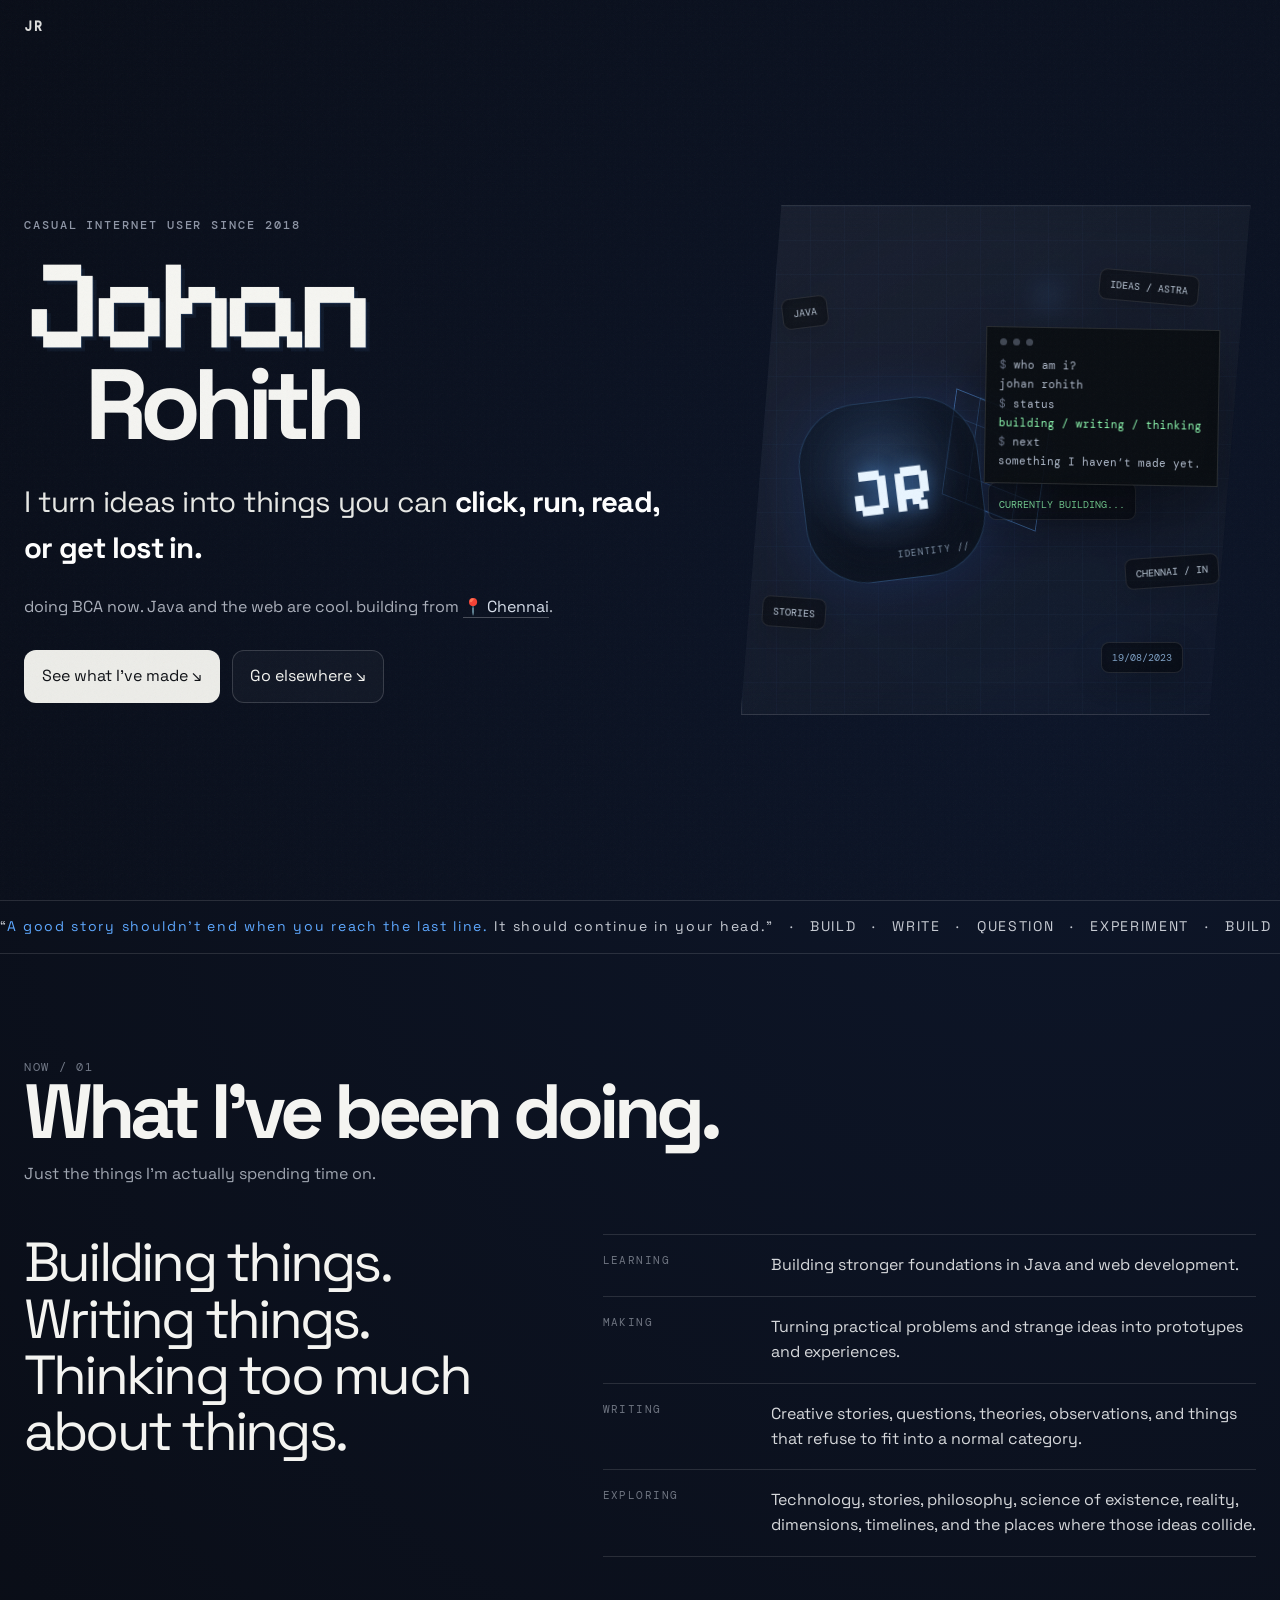
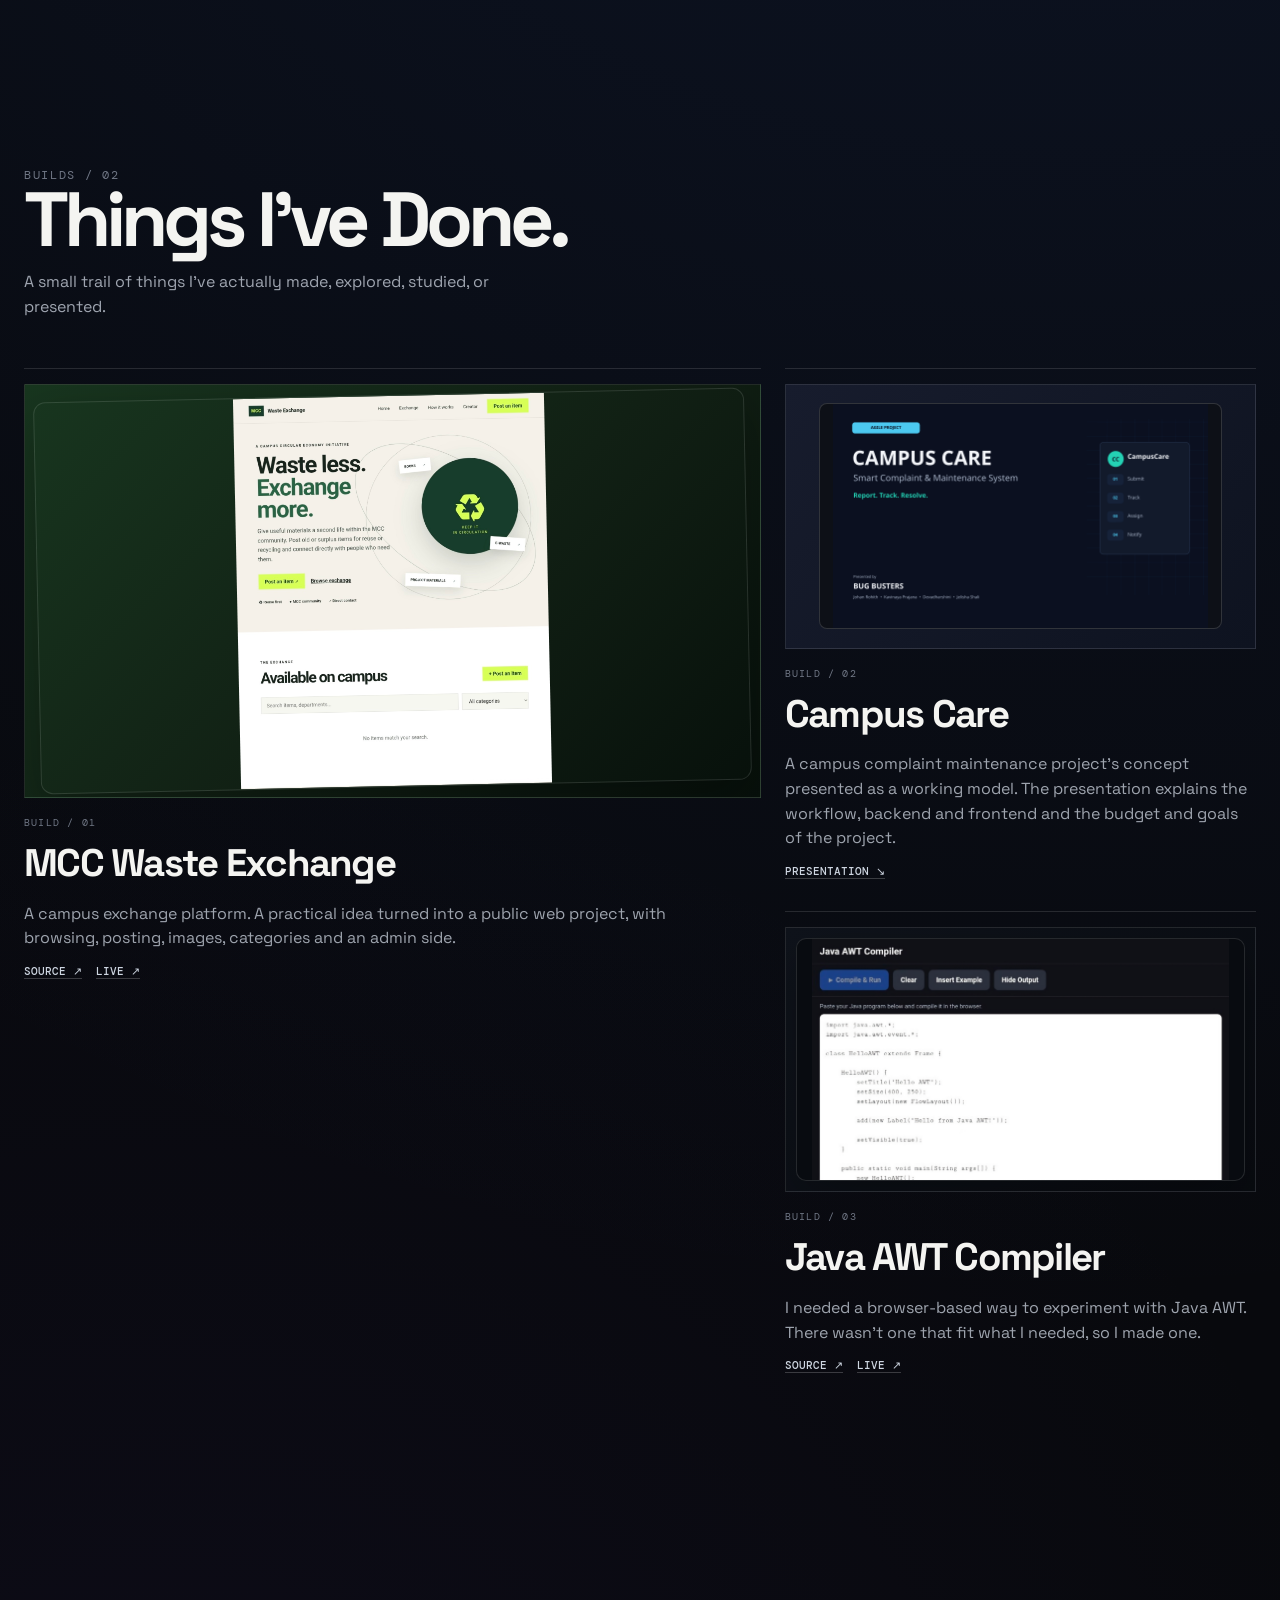
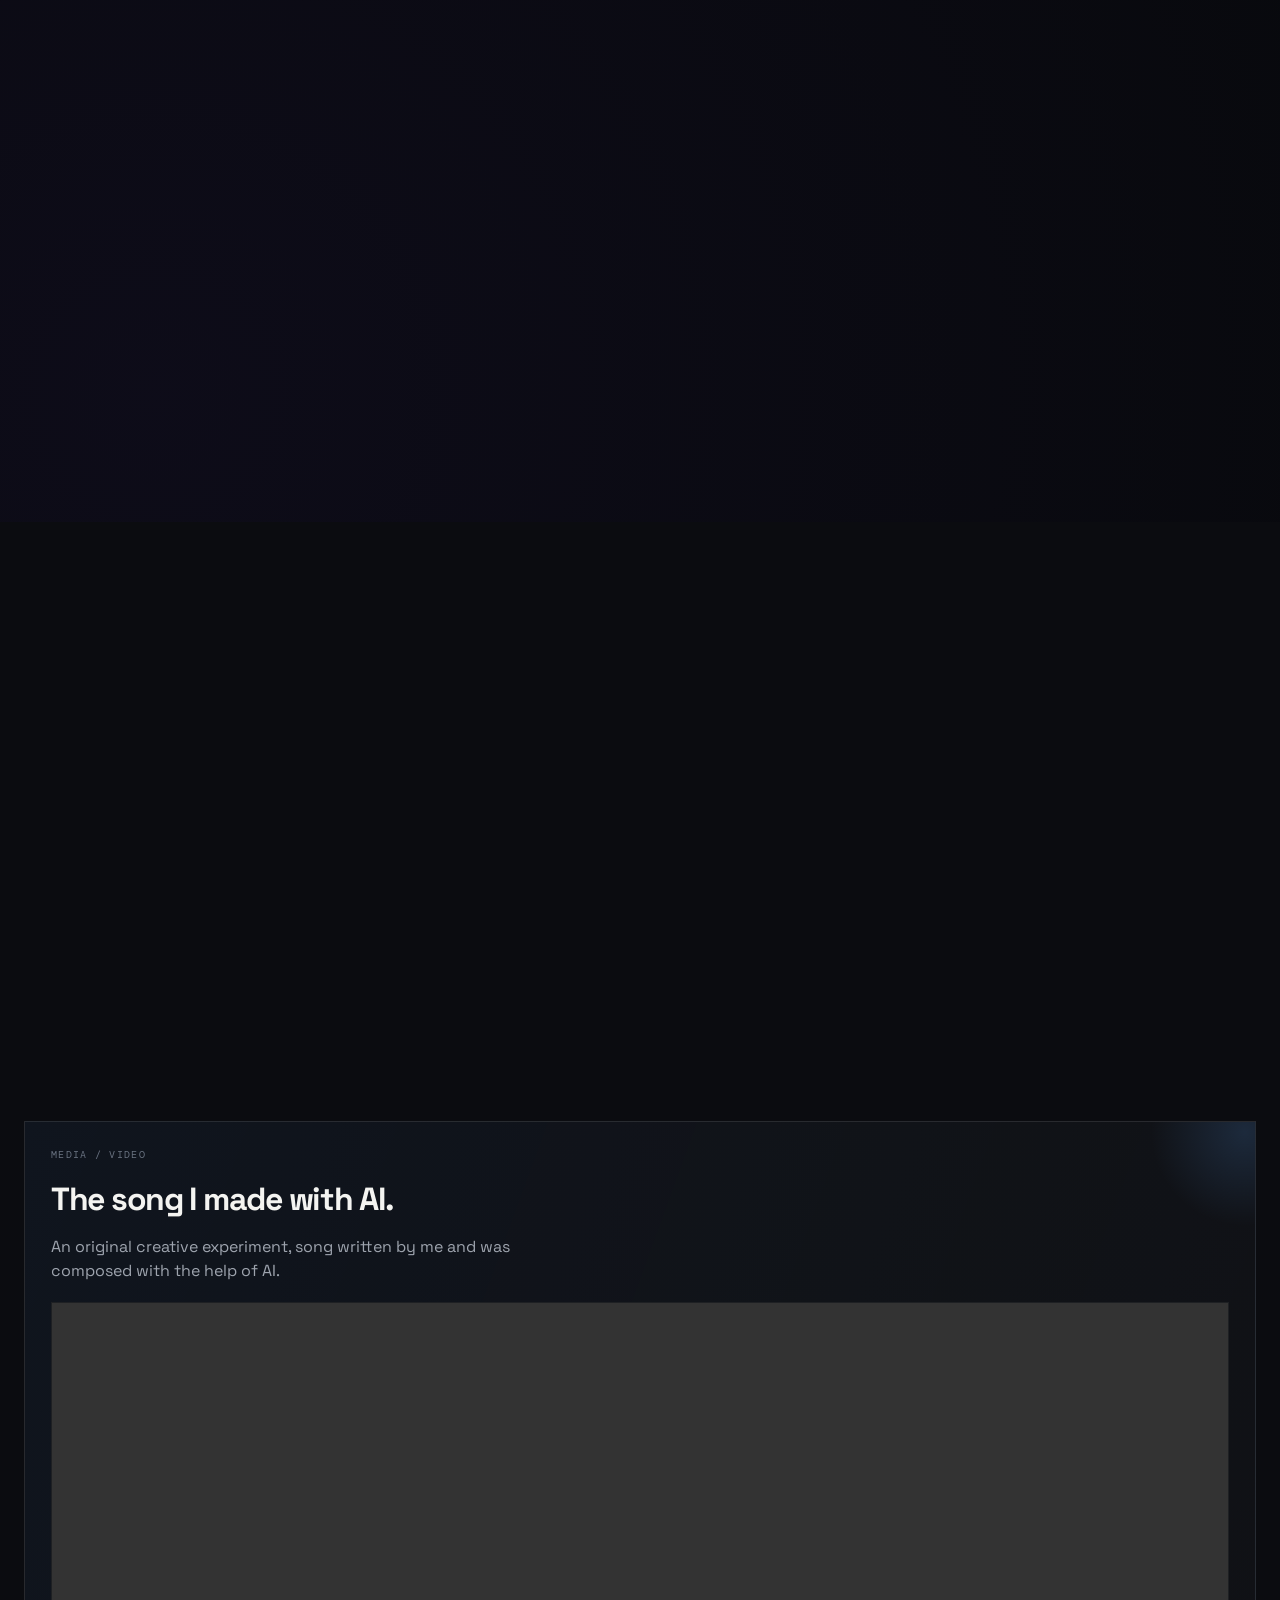
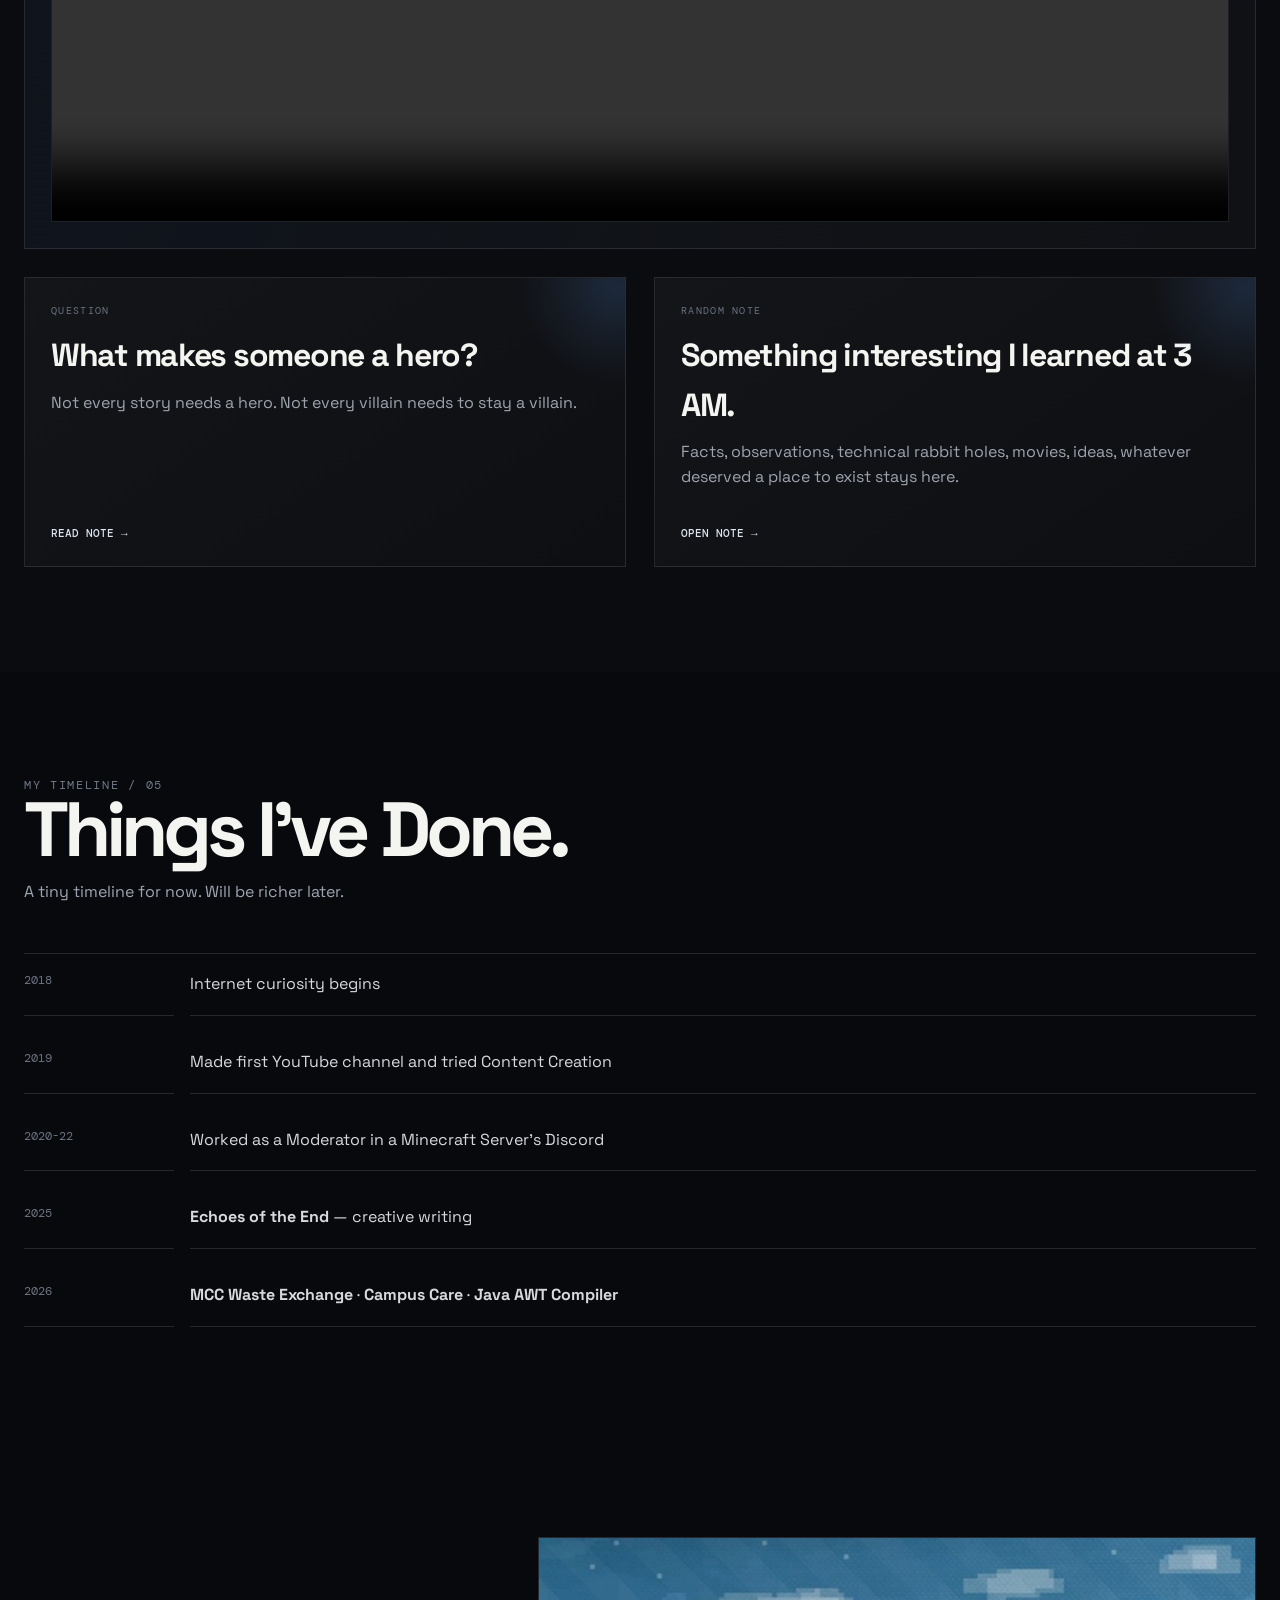
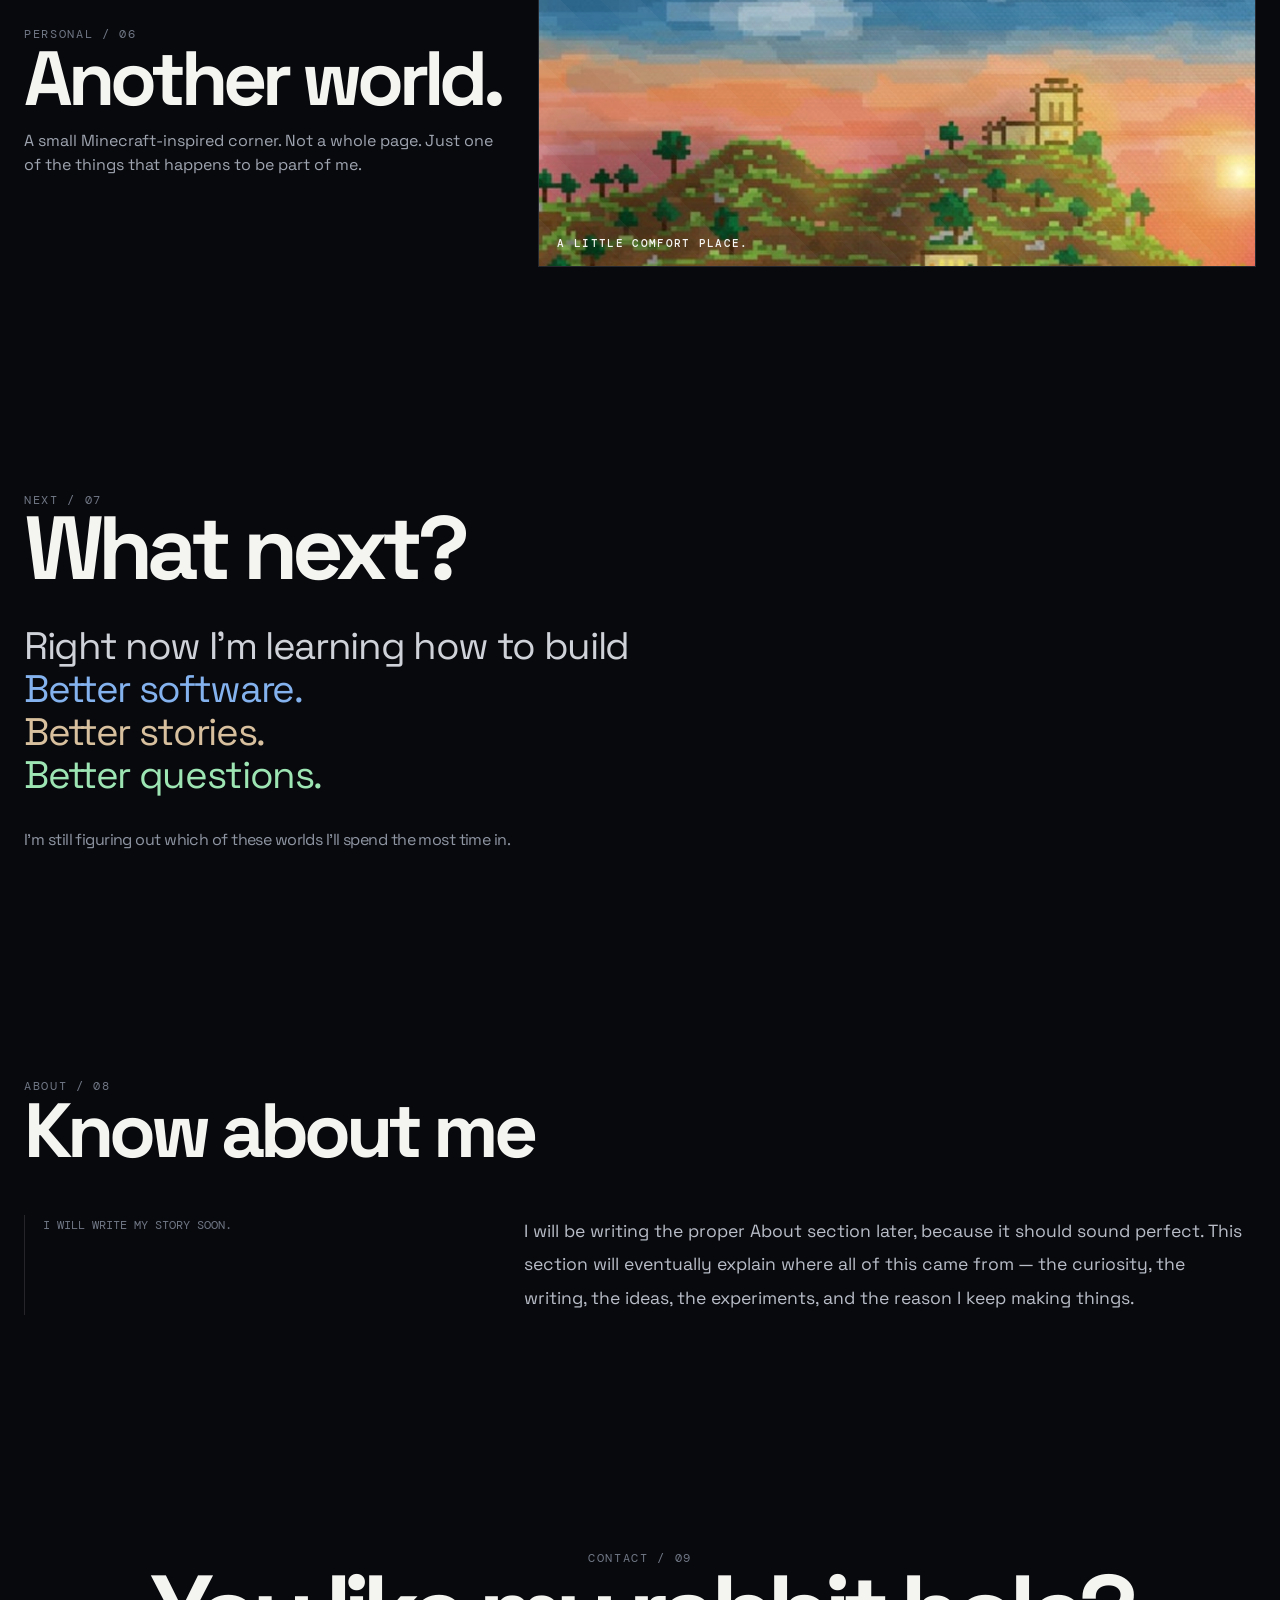
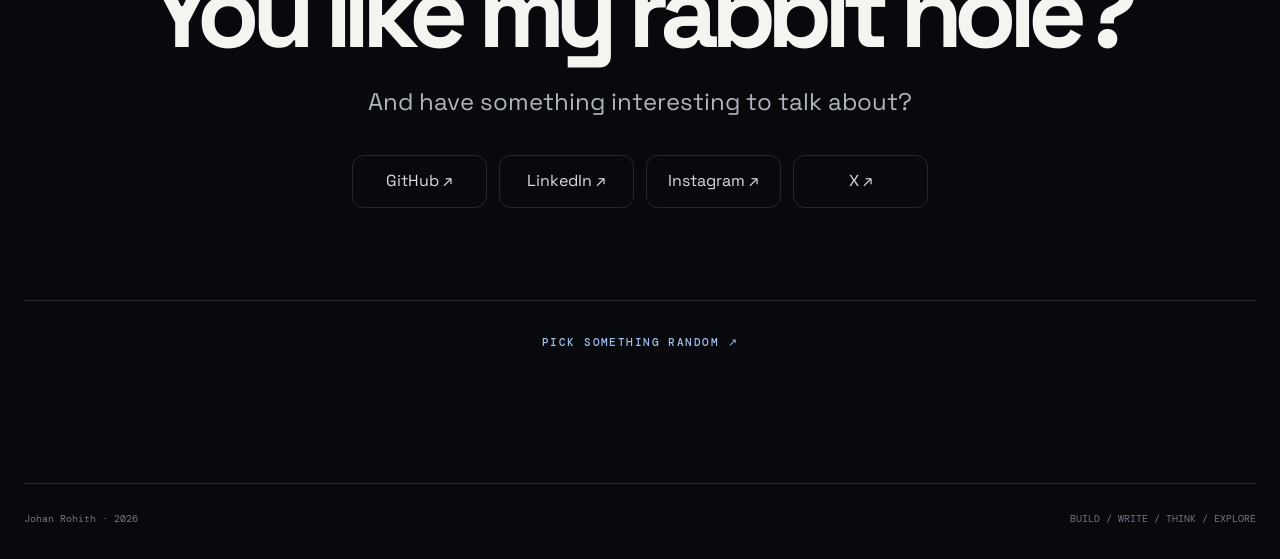
<file: index.html>
<!doctype html>
<html lang="en">
<head>
<meta charset="utf-8" />
<meta name="viewport" content="width=device-width, initial-scale=1, minimum-scale=1, maximum-scale=1, user-scalable=no, viewport-fit=cover" />
<meta name="description" content="A personal space of Johan Rohith for the things built, stories written, questions explored, and ideas that refuse to stay ideas.">

<meta property="og:title" content="Johan Rohith">
<meta property="og:description" content="A personal space of Johan Rohith for the things built, stories written, questions explored, and ideas that refuse to stay ideas.">
<meta property="og:url" content="https://johanrohith.me/">
<meta property="og:type" content="website">
<meta property="og:site_name" content="Johan Rohith">

<meta property="og:image" content="https://johanrohith.me/og-image.png">
<meta property="og:image:secure_url" content="https://johanrohith.me/og-image.png">
<meta property="og:image:width" content="1200">
<meta property="og:image:height" content="630">
<meta property="og:image:type" content="image/png">
<meta property="og:image:alt" content="Johan Rohith">

<meta name="twitter:card" content="summary_large_image">
<meta name="twitter:title" content="Johan Rohith">
<meta name="twitter:description" content="A personal space of Johan Rohith for the things built, stories written, questions explored, and ideas that refuse to stay ideas.">
<meta name="twitter:image" content="https://johanrohith.me/og-image.png">
<meta name="twitter:image:alt" content="Johan Rohith">
<meta name="twitter:site" content="@johanrohith">
<meta name="twitter:creator" content="@johanrohith">
  
<link rel="icon" type="image/png" href="https://johanrohith.me/favicon.png" sizes="512x512">
<link rel="shortcut icon" type="image/png" href="https://johanrohith.me/favicon.png">
<link rel="apple-touch-icon" href="https://johanrohith.me/favicon.png">
  
<title>Johan Rohith</title>
<style>
@import url('https://fonts.googleapis.com/css2?family=DM+Mono:wght@300;400;500&family=Pixelify+Sans:wght@400;500;600;700&family=Space+Grotesk:wght@400;500;600;700&display=swap');
:root{
  --bg:#08090d; --paper:#eeece6; --muted:#a1a5ae; --ink:#111318;
  --line:rgba(255,255,255,.12); --blue:#5ea8ff; --blue2:#2c6eff;
  --green:#91ffb4; --warm:#d5b48b; --max:1280px;
}
*{box-sizing:border-box;margin:0;padding:0}
html{scroll-behavior:smooth;background:var(--bg)}
body{background:radial-gradient(circle at 83% 8%,rgba(42,91,191,.16),transparent 28%),radial-gradient(circle at 12% 42%,rgba(69,42,145,.09),transparent 25%),var(--bg);color:#f4f4f1;font-family:"Space Grotesk",system-ui,sans-serif;line-height:1.55;overflow-x:hidden}
a{color:inherit;text-decoration:none}
button{font:inherit}
::selection{background:rgba(94,168,255,.25)}

.progress{position:fixed;top:0;left:0;height:2px;width:0;background:linear-gradient(90deg,var(--blue2),#9bd1ff);z-index:1000}
.noise{position:fixed;inset:0;pointer-events:none;opacity:.035;background-image:url("data:image/svg+xml,%3Csvg xmlns='http://www.w3.org/2000/svg' width='160' height='160' viewBox='0 0 160 160'%3E%3Cfilter id='n'%3E%3CfeTurbulence baseFrequency='.85' numOctaves='2' stitchTiles='stitch'/%3E%3C/filter%3E%3Crect width='100%25' height='100%25' filter='url(%23n)'/%3E%3C/svg%3E");z-index:999}
.container{width:min(calc(100% - 48px),var(--max));margin:0 auto}
.topbar{position:fixed;top:0;left:0;right:0;z-index:50;padding:18px 24px;display:flex;justify-content:space-between;align-items:center;mix-blend-mode:screen;pointer-events:none}
.mark{font:600 13px "DM Mono",monospace;letter-spacing:.14em;opacity:.9}

section{position:relative}
.hero{min-height:100svh;display:flex;align-items:center;padding:110px 0 90px}
.hero-grid{display:grid;grid-template-columns:1.12fr .88fr;gap:48px;align-items:center}
.hero-copy{position:relative;z-index:2}
.kicker{font:500 12px "DM Mono",monospace;letter-spacing:.16em;text-transform:uppercase;color:#8f96a6;margin-bottom:20px}
.name{font-family:"Pixelify Sans",monospace;font-size:clamp(4rem,10vw,9.8rem);font-weight:600;line-height:.82;letter-spacing:-.07em;display:flex;flex-direction:column;text-transform:none}
.name .pixel{color:#f5f5f1;text-shadow:1px 1px 0 rgba(94,168,255,.15),4px 4px 0 rgba(94,168,255,.06)}
.name .editorial{font-family:"Space Grotesk",sans-serif;font-weight:700;font-size:.78em;letter-spacing:-.08em;margin-left:4.8vw;margin-top:.06em}
.hero-line{font-size:clamp(1.3rem,2.3vw,2rem);max-width:760px;margin-top:34px;letter-spacing:-.025em;color:#e7e8e5}
.hero-line strong{color:#fff}
.meta{margin-top:24px;color:#abb0bb;font-size:1rem}
.meta a{color:#d7deea;border-bottom:1px solid rgba(255,255,255,.25)}
.ctas{display:flex;gap:12px;flex-wrap:wrap;margin-top:30px}
.cta{padding:13px 17px;border:1px solid rgba(255,255,255,.16);border-radius:12px;background:rgba(255,255,255,.03);transition:.2s}
.cta:hover{transform:translateY(-2px);border-color:rgba(94,168,255,.55);background:rgba(94,168,255,.06)}
.cta.primary{background:#ecece8;color:#101217;border-color:transparent}

.hero-art{position:relative;min-height:540px;display:flex;align-items:center;justify-content:center}
.orbit{position:absolute;width:440px;height:440px;border:1px solid rgba(94,168,255,.17);border-radius:50%;transform:rotate(16deg);animation:orbit 28s linear infinite}
.orbit:before,.orbit:after{content:"";position:absolute;border-radius:50%;background:var(--blue);box-shadow:0 0 20px rgba(94,168,255,.8)}
.orbit:before{width:8px;height:8px;top:42px;left:50%}.orbit:after{width:5px;height:5px;bottom:62px;right:50px}
.identity{position:relative;width:min(100%,510px);aspect-ratio:1/1;border:1px solid rgba(255,255,255,.11);background:linear-gradient(145deg,rgba(255,255,255,.06),rgba(255,255,255,.015));backdrop-filter:blur(14px);overflow:hidden;clip-path:polygon(8% 0,100% 0,92% 100%,0 100%);display:flex;align-items:center;justify-content:center}
.identity:before{content:"";position:absolute;inset:0;background:linear-gradient(120deg,transparent 45%,rgba(94,168,255,.08) 49%,transparent 52%);transform:translateX(-120%);animation:sweep 8s ease-in-out infinite}
.identity-grid{position:absolute;inset:0;background-image:linear-gradient(rgba(94,168,255,.08) 1px,transparent 1px),linear-gradient(90deg,rgba(94,168,255,.08) 1px,transparent 1px);background-size:34px 34px;opacity:.4}
.avatar-glyph{width:180px;height:180px;border-radius:34%;border:1px solid rgba(94,168,255,.28);background:radial-gradient(circle at 45% 38%,rgba(94,168,255,.22),rgba(10,16,28,.72) 56%,rgba(8,9,13,.94));box-shadow:0 0 60px rgba(44,110,255,.15),inset 0 0 40px rgba(94,168,255,.08);display:grid;place-items:center;transform:rotate(-7deg);z-index:2}
.avatar-glyph::before{content:"JR";font:700 68px/1 "Pixelify Sans",monospace;letter-spacing:.02em;color:#e9f5ff;text-shadow:0 0 18px rgba(94,168,255,.45)}
.avatar-glyph::after{content:"IDENTITY   //";position:absolute;bottom:18px;right:18px;font:400 9px "DM Mono",monospace;letter-spacing:.18em;color:#8294a9}
.sticker{position:absolute;font:400 10px "DM Mono",monospace;color:#b9c6d5;border:1px solid rgba(255,255,255,.1);background:rgba(2,5,8,.55);backdrop-filter:blur(8px);padding:8px 10px;border-radius:8px;z-index:3;box-shadow:0 8px 30px rgba(0,0,0,.18)}
.sticker.java{left:8%;top:18%;transform:rotate(-7deg)}.sticker.astra{right:10%;top:13%;transform:rotate(5deg)}.sticker.story{left:4%;bottom:17%;transform:rotate(4deg)}.sticker.chennai{right:6%;bottom:25%;transform:rotate(-4deg)}.sticker.date{right:13%;bottom:8%;color:#7fa1c5}.sticker.build{left:13%;top:8%;color:var(--green)}
.tesseract{position:absolute;left:50%;top:50%;width:116px;height:116px;transform:translate(-50%,-50%) rotateX(18deg) rotateY(35deg) rotateZ(9deg);transform-style:preserve-3d;z-index:1;opacity:.5;animation:float 5s ease-in-out infinite}
.tesseract i{position:absolute;inset:0;border:1px solid #5ea8ff;box-shadow:0 0 22px rgba(44,110,255,.12);transform-style:preserve-3d}
.tesseract i:nth-child(2){transform:rotateY(60deg)}.tesseract i:nth-child(3){transform:rotateX(60deg)}
.terminal{position:absolute;right:-20px;bottom:-26px;width:300px;border:1px solid rgba(255,255,255,.12);background:#0a0d12ee;box-shadow:0 30px 60px rgba(0,0,0,.4);padding:14px 16px;z-index:5;transform:rotate(2deg);backdrop-filter:blur(10px)}
.term-head{display:flex;gap:6px;margin-bottom:10px}.dot{width:7px;height:7px;border-radius:50%;background:#414854}.term-body{font:400 11px/1.75 "DM Mono",monospace;color:#aeb9c9}.term-body .ok{color:var(--green)}.term-body .dim{color:#667083}

.scroll-note{font:400 12px "DM Mono",monospace;letter-spacing:.14em;color:#6d7582;text-transform:uppercase;padding:24px 0 30px;border-top:1px solid var(--line)}
.marquee{overflow:hidden;border-top:1px solid var(--line);border-bottom:1px solid var(--line);white-space:nowrap}
.marquee-track{display:inline-block;min-width:max-content;padding:15px 0;animation:marquee 30s linear infinite;font-size:14px;letter-spacing:.12em;color:#c7cbd3}
.marquee em{font-style:normal;color:var(--blue)}

.section{padding:105px 0}
.section-head{display:flex;justify-content:space-between;align-items:flex-end;gap:30px;margin-bottom:48px}
.index{font:400 12px "DM Mono",monospace;color:#707785;letter-spacing:.14em;text-transform:uppercase}
.title{font-size:clamp(2.7rem,6vw,6rem);letter-spacing:-.065em;line-height:.95}
.subtitle{max-width:490px;color:#9fa5b0;margin-top:14px}

.now{display:grid;grid-template-columns:.9fr 1.1fr;gap:44px}
.now-big{font-size:clamp(2rem,4.3vw,4.6rem);line-height:1.02;letter-spacing:-.05em}
.now-list{display:grid;gap:0;border-top:1px solid var(--line)}
.now-row{display:grid;grid-template-columns:150px 1fr;gap:18px;padding:18px 0;border-bottom:1px solid var(--line)}
.now-row span{font:400 11px "DM Mono",monospace;color:#6e7480;text-transform:uppercase;letter-spacing:.13em}.now-row p{color:#d6d8db}

.build-grid{display:grid;grid-template-columns:1.22fr .78fr;gap:24px;align-items:stretch}
.build{border-top:1px solid var(--line);padding-top:15px;position:relative}
.build.large{grid-row:span 2}
.visual{aspect-ratio:16/10;position:relative;overflow:hidden;border:1px solid rgba(255,255,255,.11);background:#0d1017}
.visual::after{content:"";position:absolute;inset:0;background:linear-gradient(120deg,transparent 48%,rgba(255,255,255,.07) 50%,transparent 52%);transform:translateX(-140%);transition:transform .8s}
.build:hover .visual::after{transform:translateX(140%)}
.visual.exchange{background:linear-gradient(135deg,#18361f,#112014 55%,#07100b)}
.visual.campus{background:linear-gradient(135deg,#171c2d,#0e1320)}
.visual.compiler{background:linear-gradient(135deg,#11141c,#090c11)}
.mock-browser{position:absolute;inset:7% 7%;border:1px solid rgba(255,255,255,.16);background:#f4f5f1;color:#111;border-radius:12px;box-shadow:0 24px 60px rgba(0,0,0,.35);overflow:hidden;transform:rotate(-2deg);transition:.35s}
.build:hover .mock-browser{transform:rotate(0) translateY(-5px)}
.browser-bar{height:11%;background:#e6e7e2;border-bottom:1px solid #d3d4ce;display:flex;align-items:center;gap:6px;padding:0 12px}.browser-dot{width:6px;height:6px;border-radius:50%;background:#999}.mock-content{padding:18px}.mock-nav{display:flex;justify-content:space-between;font-weight:700;font-size:12px;margin-bottom:17px}.mock-hero{font-size:29px;line-height:1;margin-bottom:10px}.mock-sub{font-size:9px;color:#70736d;max-width:280px}.mock-cards{display:grid;grid-template-columns:repeat(3,1fr);gap:8px;margin-top:16px}.mock-card{height:80px;border:1px solid #d7d8d2;border-radius:7px;background:#fff;position:relative}.mock-card::after{content:"";position:absolute;left:9px;right:9px;bottom:9px;height:5px;background:#d8dad5}
.campus-board{position:absolute;inset:9%;display:grid;grid-template-columns:1.2fr .8fr;gap:13px}.slide{border:1px solid rgba(255,255,255,.15);background:rgba(255,255,255,.04);padding:16px;border-radius:8px}.slide h4{font-size:22px;margin-bottom:8px}.slide p{font-size:9px;color:#aeb7c8}.slide-lines{margin-top:18px;display:grid;gap:7px}.slide-lines i{display:block;height:6px;background:rgba(255,255,255,.12);border-radius:3px}.slide-lines i:nth-child(1){width:80%}.slide-lines i:nth-child(2){width:62%}.slide-lines i:nth-child(3){width:72%}
.compiler-ui{position:absolute;inset:9%;display:grid;grid-template-columns:1fr .82fr;gap:9px}.code,.output{border:1px solid rgba(255,255,255,.12);background:#080b10;padding:14px;font:400 9px/1.7 "DM Mono",monospace;border-radius:8px}.code{color:#b9d8ff}.output{color:#96d6a8}.code b{color:#82b8ff}.output b{color:#fff}
.build-info{padding:18px 0 8px}.build-num{font:400 10px "DM Mono",monospace;color:#707785;letter-spacing:.12em}.build h3{font-size:clamp(1.8rem,3vw,3rem);letter-spacing:-.045em;margin-top:4px}.build p{color:#9ea4ae;max-width:690px;margin-top:9px}.build-links{display:flex;gap:14px;margin-top:13px;font:500 11px "DM Mono",monospace;color:#ced6e1}.build-links a{border-bottom:1px solid rgba(255,255,255,.2)}

.elsewhere{background:#0b0c10}
.else-grid{display:grid;grid-template-columns:1fr 1fr;gap:28px}
.note{border:1px solid rgba(255,255,255,.1);background:linear-gradient(145deg,rgba(255,255,255,.035),rgba(255,255,255,.012));padding:26px;min-height:290px;position:relative;overflow:hidden;transition:.3s}
.note:hover{transform:translateY(-4px);border-color:rgba(94,168,255,.35)}
.note::before{content:"";position:absolute;width:190px;height:190px;border-radius:50%;right:-85px;top:-85px;background:radial-gradient(circle,rgba(94,168,255,.16),transparent 70%)}
.note-meta{font:400 10px "DM Mono",monospace;color:#697280;letter-spacing:.13em;text-transform:uppercase}.note h3{font-size:2rem;letter-spacing:-.04em;margin-top:14px;max-width:520px}.note p{color:#9ea4ae;margin-top:10px;max-width:530px}.note a{position:absolute;left:26px;bottom:24px;font:500 11px "DM Mono",monospace;color:#dce4ee}.note.wide{grid-column:span 2;min-height:220px;background:linear-gradient(110deg,rgba(94,168,255,.06),rgba(255,255,255,.018))}

.mind{padding:120px 0 100px}
.mind-grid{display:grid;grid-template-columns:1.1fr .9fr;gap:44px;align-items:start}
.manifesto{font-size:clamp(2rem,4.6vw,5.3rem);line-height:1.02;letter-spacing:-.055em}.manifesto span{color:var(--blue)}
.pills{display:grid;gap:10px}.pill{border:1px solid var(--line);padding:12px 15px;font:400 11px "DM Mono",monospace;color:#b8bec8}.pill strong{color:#f1f2ef;font-weight:500}
.quote-strip{margin-top:72px;border-left:2px solid var(--blue);padding:18px 0 18px 22px;color:#dfe3e8;max-width:800px;font-size:1.25rem}

.trail{display:grid;grid-template-columns:150px 1fr;gap:16px;border-top:1px solid var(--line)}
.trail-item{display:contents}.trail-year,.trail-desc{padding:18px 0;border-bottom:1px solid var(--line)}.trail-year{font:400 12px "DM Mono",monospace;color:#6c7380}.trail-desc{color:#d7d9dd}

.minecraft{display:grid;grid-template-columns:.8fr 1.2fr;gap:36px;align-items:center}.voxel{height:330px;position:relative;overflow:hidden;border:1px solid rgba(255,255,255,.1);background:linear-gradient(#83b6e2 0 46%,#5c9a4c 46% 67%,#6c4f33 67%);image-rendering:pixelated}.voxel:before{content:"";position:absolute;inset:0;background:linear-gradient(45deg,rgba(255,255,255,.09) 25%,transparent 25% 50%,rgba(255,255,255,.05) 50% 75%,transparent 75%);background-size:80px 80px;opacity:.45}.block{position:absolute;width:74px;height:74px;background:#6ba04d;box-shadow:inset 0 0 0 1px rgba(0,0,0,.12),8px 8px 0 rgba(0,0,0,.12)}.b1{left:13%;bottom:18%}.b2{left:30%;bottom:33%;background:#8b643e;transform:rotate(45deg) scale(.9)}.b3{right:20%;bottom:25%;background:#7aa75c}.b4{right:8%;top:18%;width:48px;height:48px;background:#5d8c45}.voxel-label{position:absolute;left:18px;bottom:16px;font:500 11px "DM Mono",monospace;color:#f5f5f3;letter-spacing:.12em}

.next{padding:120px 0}.next-copy{max-width:920px}.next h2{font-size:clamp(3rem,7vw,7.3rem);letter-spacing:-.065em;line-height:.9}.next p{font-size:clamp(1.5rem,3vw,3rem);line-height:1.12;letter-spacing:-.035em;margin-top:35px}.next p span{display:block;color:#cfd2d8}.next p span:nth-child(2){color:#83b2ee}.next p span:nth-child(3){color:#d8c09e}.next p span:nth-child(4){color:#9de6b4}.next .soft{font-size:1rem;line-height:1.7;color:#8f96a3;max-width:650px;margin-top:30px}

.about{display:grid;grid-template-columns:.75fr 1.25fr;gap:60px}.about-copy{font-size:1.1rem;line-height:1.9;color:#b8bdc7;max-width:720px}.about-note{font:400 12px/1.8 "DM Mono",monospace;color:#6f7684;border-left:1px solid var(--line);padding-left:18px}
.contact{padding:130px 0 90px;text-align:center}.contact h2{font-size:clamp(3.5rem,8vw,8rem);letter-spacing:-.08em;line-height:.9}.contact p{font-size:clamp(1.15rem,2vw,1.5rem);color:#b0b4bd;margin:25px auto 35px}.contact-links{display:flex;justify-content:center;gap:12px;flex-wrap:wrap}.contact-links a{min-width:135px;padding:13px 15px;border:1px solid var(--line);border-radius:12px;color:#d8dce3;transition:.2s}.contact-links a:hover{border-color:rgba(94,168,255,.55);transform:translateY(-2px)}
.random{margin-top:92px;border-top:1px solid var(--line);padding-top:28px}.random button{border:0;background:none;color:#9ebfed;cursor:pointer;font:500 11px "DM Mono",monospace;letter-spacing:.13em;text-transform:uppercase}.random-result{margin-top:14px;color:#dadde2;min-height:25px}
footer{border-top:1px solid var(--line);padding:28px 0 34px;color:#707682;font:400 10px "DM Mono",monospace;display:flex;justify-content:space-between;gap:15px}

.reveal{opacity:0;transform:translateY(18px);transition:opacity .75s ease,transform .75s ease}.reveal.in{opacity:1;transform:none}
@keyframes orbit{to{transform:rotate(376deg)}}
@keyframes float{0%,100%{transform:translate(-50%,-50%) rotateX(18deg) rotateY(35deg) translateY(0)}50%{transform:translate(-50%,-50%) rotateX(18deg) rotateY(35deg) translateY(-12px)}}
@keyframes sweep{0%,45%{transform:translateX(-120%)}75%,100%{transform:translateX(120%)}}
@keyframes marquee{to{transform:translateX(-50%)}}

@media(max-width:980px){.hero-grid,.now,.mind-grid,.minecraft,.about{grid-template-columns:1fr}.hero-art{min-height:520px;order:-1}.build-grid{grid-template-columns:1fr}.build.large{grid-row:auto}.else-grid{grid-template-columns:1fr}.note.wide{grid-column:span 1}.terminal{right:-6px;bottom:-18px}.orbit{width:360px;height:360px}}
@media(max-width:650px){.container{width:min(calc(100% - 28px),var(--max))}.topbar{padding:12px 14px}.hero{padding-top:90px}.hero-grid{gap:18px}.name{font-size:clamp(3.35rem,18vw,6rem)}.name .editorial{margin-left:7vw}.hero-art{min-height:410px}.identity{width:100%}.avatar-glyph{width:130px;height:130px}.avatar-glyph::before{font-size:50px}.tesseract{width:90px;height:90px}.terminal{width:245px;font-size:10px}.sticker{font-size:9px;padding:6px 8px}.section,.mind,.next{padding:82px 0}.title{font-size:2.7rem}.section-head{display:block}.subtitle{margin-top:16px}.now-row{grid-template-columns:110px 1fr}.mock-hero{font-size:21px}.mock-cards{gap:4px}.mock-card{height:60px}.campus-board,.compiler-ui{inset:7%}.campus-board{grid-template-columns:1fr}.compiler-ui{grid-template-columns:1fr}.compiler-ui .output{display:none}.minecraft .voxel{height:250px}.contact{padding:90px 0 70px}footer{display:block}footer span{display:block;margin-top:8px}}

/* Focused fixes: keep the page flush to the viewport, compact the hero terminal, preserve project screenshots, and prevent note-link collisions. */
html,body{width:100%;max-width:none;min-width:100%;overflow-x:clip}
.topbar{width:min(calc(100% - 48px),var(--max));left:50%;right:auto;transform:translateX(-50%);padding:18px 0;justify-content:flex-start}
.visual.exchange,.visual.campus,.visual.compiler{display:flex;align-items:center;justify-content:center}
.visual.exchange{aspect-ratio:16/9;padding:10px 12px;background:linear-gradient(135deg,#18361f,#112014 55%,#07100b)}
.visual.exchange .project-shot{width:100%;height:100%;display:block;object-fit:contain;border:1px solid rgba(255,255,255,.12);border-radius:12px;box-shadow:0 20px 50px rgba(0,0,0,.28);transform:rotate(-1.2deg)}
.visual.campus{aspect-ratio:16/9}
.visual.campus .campus-board{inset:7%;display:block}
.visual.campus .campus-cover{width:100%;height:100%;padding:0;background:#0d1017}
.visual.compiler{aspect-ratio:16/9;padding:10px;background:linear-gradient(135deg,#0f131b,#080b10)}
.visual.compiler .compiler-shot{width:100%;height:100%;display:block;object-fit:contain;border:1px solid rgba(255,255,255,.12);border-radius:10px;background:#080b10;box-shadow:0 20px 50px rgba(0,0,0,.26)}
/* Hero terminal: compact, positioned directly below IDEAS / ASTRA, with the identity mark shifted left so the elements stay visually separate. */
.avatar-glyph{position:absolute;left:12%;top:56%;transform:translateY(-50%) rotate(-7deg)}
.terminal{right:6%;top:24%;bottom:auto;width:235px;max-width:46%;padding:11px 13px;transform:rotate(1deg)}
.note{display:flex;flex-direction:column;min-height:290px}
.note a{position:static;display:inline-block;align-self:flex-start;margin-top:auto;padding-top:22px}
.note.wide{min-height:220px}
.note.wide a{margin-top:18px}
@media(max-width:980px){.topbar{padding:14px 0}.terminal{right:5%;top:24%;width:220px;max-width:48%}.avatar-glyph{left:10%;top:58%}.visual.exchange,.visual.campus,.visual.compiler{aspect-ratio:16/10}}
@media(max-width:650px){.topbar{width:min(calc(100% - 28px),var(--max));padding:12px 0}.terminal{right:5%;top:25%;width:205px;max-width:52%;padding:10px 11px;font-size:10px}.avatar-glyph{left:8%;top:59%;}.visual.exchange,.visual.compiler{aspect-ratio:16/10;padding:8px}.visual.campus{aspect-ratio:16/10}.visual.exchange .project-shot,.visual.compiler .compiler-shot{transform:none;border-radius:9px}.note{min-height:0;padding:26px}.note h3{font-size:clamp(1.75rem,7.5vw,2.25rem)}.note p{max-width:none}.note a{padding-top:20px}.note.wide{min-height:0}.note.wide a{margin-top:18px}}
</style>
</head>
<body>
<div class="progress" id="progress"></div><div class="noise"></div>
<div class="topbar"><div class="mark">JR</div></div>

<header class="hero" id="home">
  <div class="container hero-grid">
    <div class="hero-copy reveal">
      <div class="kicker">casual internet user since 2018</div>
      <div class="name"><span class="pixel">Johan</span><span class="editorial">Rohith</span></div>
      <p class="hero-line">I turn ideas into things you can <strong>click, run, read, or get lost in.</strong></p>
      <p class="meta">doing BCA now. Java and the web are cool. building from <a href="https://www.google.com/maps/search/?api=1&query=Chennai" target="_blank" rel="noopener">📍 Chennai</a>.</p>
      <div class="ctas"><a class="cta primary" href="#builds">See what I’ve made ↘</a><a class="cta" href="#elsewhere">Go elsewhere ↘</a></div>
    </div>
    <div class="hero-art reveal">
      <div class="orbit"></div>
      <div class="identity">
        <div class="identity-grid"></div>
        <div class="tesseract"><i></i><i></i><i></i></div>
        <div class="avatar-glyph" aria-label="Abstract digital identity mark"></div>
        <div class="sticker build">CURRENTLY BUILDING...</div>
        <div class="sticker java">JAVA</div><div class="sticker astra">IDEAS / ASTRA</div>
        <div class="sticker story">STORIES</div><div class="sticker chennai">CHENNAI / IN</div><div class="sticker date">19/08/2023</div>
        <div class="terminal">
          <div class="term-head"><span class="dot"></span><span class="dot"></span><span class="dot"></span></div>
          <div class="term-body"><div><span class="dim">$</span> who am i?</div><div>johan rohith</div><div><span class="dim">$</span> status</div><div class="ok">building / writing / thinking</div><div><span class="dim">$</span> next</div><div>something I haven’t made yet.</div></div>
        </div>
      </div>
    </div>
  </div>
</header>

<div class="marquee"><div class="marquee-track">“<em>A good story shouldn’t end when you reach the last line.</em> It should continue in your head.”　·　BUILD　·　WRITE　·　QUESTION　·　EXPERIMENT　·　BUILD　·　WRITE　·　QUESTION　·　EXPERIMENT　·　</div></div>

<section class="section" id="now"><div class="container">
  <div class="section-head reveal"><div><div class="index">NOW / 01</div><h2 class="title">What I’ve been doing.</h2><p class="subtitle">Just the things I’m actually spending time on.</p></div></div>
  <div class="now reveal">
    <div class="now-big">Building things.<br>Writing things.<br>Thinking too much<br>about things.</div>
    <div class="now-list">
      <div class="now-row"><span>learning</span><p>Building stronger foundations in Java and web development.</p></div>
      <div class="now-row"><span>making</span><p>Turning practical problems and strange ideas into prototypes and experiences.</p></div>
      <div class="now-row"><span>writing</span><p>Creative stories, questions, theories, observations, and things that refuse to fit into a normal category.</p></div>
      <div class="now-row"><span>exploring</span><p>Technology, stories, philosophy, science of existence, reality, dimensions, timelines, and the places where those ideas collide.</p></div>
    </div>
  </div>
</div></section>

<section class="section" id="builds"><div class="container">
  <div class="section-head reveal"><div><div class="index">BUILDS / 02</div><h2 class="title">Things I’ve Done.</h2><p class="subtitle">A small trail of things I’ve actually made, explored, studied, or presented.</p></div></div>
  <div class="build-grid">
    <article class="build large reveal">
      <div class="visual exchange"><img class="project-shot" src="assets/mcc-waste-exchange/mcc-hero.jpg" alt="MCC Waste Exchange homepage preview" loading="lazy"></div>
      <div class="build-info"><div class="build-num">BUILD / 01</div><h3>MCC Waste Exchange</h3><p>A campus exchange platform. A practical idea turned into a public web project, with browsing, posting, images, categories and an admin side.</p><div class="build-links"><a href="https://github.com/johanrohith/mcc-waste-exchange" target="_blank" rel="noopener">SOURCE ↗</a> <a href="https://johanrohith.github.io/mcc-waste-exchange/" target="_blank" rel="noopener">LIVE ↗</a> </div></div>
    </article>
    <article class="build reveal">
      <div class="visual campus"><div class="campus-board"><div class="slide campus-cover" style="padding:0;overflow:hidden;"><img src="assets/campus-care/slides/cover.png" alt="Campus Care presentation cover" style="width:100%;height:100%;object-fit:contain;display:block;" loading="lazy"></div></div></div>
      <div class="build-info"><div class="build-num">BUILD / 02</div><h3>Campus Care</h3><p>A campus complaint maintenance project's concept presented as a working model. The presentation explains the workflow, backend and frontend and the budget and goals of the project.</p><div class="build-links"><a href="downloads/Campus-Care.pptx">PRESENTATION ↘</a></div></div>
    </article>
    <article class="build reveal">
      <div class="visual compiler"><img class="compiler-shot" src="assets/java-awt-compiler/java-awt-compiler-running.jpg" alt="Java AWT Compiler running in a browser" loading="lazy"></div>
      <div class="build-info"><div class="build-num">BUILD / 03</div><h3>Java AWT Compiler</h3><p>I needed a browser-based way to experiment with Java AWT. There wasn’t one that fit what I needed, so I made one.</p><div class="build-links"><a href="https://github.com/johanrohith/java-compiler" target="_blank" rel="noopener">SOURCE ↗</a><a href="https://johanrohith.github.io/java-compiler/" target="_blank" rel="noopener">LIVE ↗</a></div></div>
    </article>
  </div>
</div></section>

<section class="mind" id="mind"><div class="container">
  <div class="section-head reveal"><div><div class="index">MIND / 03</div><h2 class="title">My Mind.</h2><p class="subtitle">A visual map of the ideas I keep coming back to.</p></div></div>
  <div class="mind-grid reveal">
    <div class="manifesto">Coming later.<br><br><span>Visuals</span> will do the talking here.</div>
    <div><div class="quote-strip">My dimensions, timelines, universes and reality thought experiments — shown as diagrams and visual models.</div></div>
  </div>
</div></section>

<section class="section elsewhere" id="elsewhere"><div class="container">
  <div class="section-head reveal"><div><div class="index">ELSEWHERE / 04</div><h2 class="title">Elsewhere.</h2><p class="subtitle">A home for the things that don’t belong anywhere else.</p></div></div>
  <div class="else-grid">
    <article class="note reveal"><div class="note-meta">STORY / LITERATURE</div><h3>Echoes of the End</h3><p>A literature-style long-form story set across Zinthara, Astralaya, Ashar, Rio, and the Unknown.</p><a href="pages/echoes-of-the-end.html">READ THE STORY →</a></article>
    <article class="note reveal"><div class="note-meta">THOUGHT EXPERIMENT</div><h3>4D → 5D / Timelines, universes, possibility.</h3><p>My own diagrammed exploration of what multiple timelines and universes might look like as a conceptual model.</p><a href="#" onclick="return false" aria-label="Open the 4D to 5D thought experiment">OPEN IDEA →</a></article>
    <article class="note wide reveal"><div class="note-meta">MEDIA / VIDEO</div><h3>The song I made with AI.</h3><p>An original creative experiment, song written by me and was composed with the help of AI.</p><video controls preload="metadata" playsinline style="display:block;width:100%;max-height:520px;margin-top:18px;border:1px solid rgba(255,255,255,.1);background:#05070a;"><source src="assets/elsewhere/ai-song.mp4" type="video/mp4">Your browser does not support embedded video.</video></article>
    <article class="note reveal"><div class="note-meta">QUESTION</div><h3>What makes someone a hero?</h3><p>Not every story needs a hero. Not every villain needs to stay a villain.</p><a href="#" onclick="return false">READ NOTE →</a></article>
    <article class="note reveal"><div class="note-meta">RANDOM NOTE</div><h3>Something interesting I learned at 3 AM.</h3><p>Facts, observations, technical rabbit holes, movies, ideas, whatever deserved a place to exist stays here.</p><a href="#" onclick="return false" aria-label="Open the 2 AM note">OPEN NOTE →</a></article>
  </div>
</div></section>

<section class="section"><div class="container">
  <div class="section-head reveal"><div><div class="index">My Timeline / 05</div><h2 class="title">Things I’ve Done.</h2><p class="subtitle">A tiny timeline for now. Will be richer later.</p></div></div>
  <div class="trail reveal">
    <div class="trail-item"><div class="trail-year">2018</div><div class="trail-desc">Internet curiosity begins</div></div>
    <div class="trail-item"><div class="trail-year">2019</div><div class="trail-desc">Made first YouTube channel and tried Content Creation</div></div>
    <div class="trail-item"><div class="trail-year">2020-22</div><div class="trail-desc">Worked as a Moderator in a Minecraft Server's Discord</div></div>
    <div class="trail-item"><div class="trail-year">2025</div><div class="trail-desc"><strong>Echoes of the End</strong> — creative writing</div></div>
    <div class="trail-item"><div class="trail-year">2026</div><div class="trail-desc"><strong>MCC Waste Exchange</strong> · <strong>Campus Care</strong> · <strong>Java AWT Compiler</strong></div></div>
  </div>
</div></section>

<section class="section"><div class="container minecraft reveal">
  <div><div class="index">PERSONAL / 06</div><h2 class="title">Another world.</h2><p class="subtitle">A small Minecraft-inspired corner. Not a whole page. Just one of the things that happens to be part of me.</p></div>
  <div class="voxel" style="background:#0d1017;"><img src="assets/minecraft/minecraft-artifact.png" alt="Pixel-art landscape with a small settlement at sunset" style="width:100%;height:100%;object-fit:cover;display:block;image-rendering:auto;"><div class="voxel-label">A LITTLE COMFORT PLACE.</div></div>
</div></section>

<section class="next"><div class="container"><div class="next-copy reveal"><div class="index">NEXT / 07</div><h2>What next?</h2><p><span>Right now I’m learning how to build</span><span>Better software.</span><span>Better stories.</span><span>Better questions.</span></p><p class="soft">I’m still figuring out which of these worlds I’ll spend the most time in.</p></div></div></section>

<section class="section" id="about"><div class="container"><div class="section-head reveal"><div><div class="index">ABOUT / 08</div><h2 class="title">Know about me</h2></div></div><div class="about reveal"><div class="about-note">I WILL WRITE MY STORY SOON.</div><p class="about-copy">I will be writing the proper About section later, because it should sound perfect. This section will eventually explain where all of this came from — the curiosity, the writing, the ideas, the experiments, and the reason I keep making things.</p></div></div></section>

<section class="contact" id="contact"><div class="container reveal"><div class="index">CONTACT / 09</div><h2>You like my rabbit hole?</h2><p>And have something interesting to talk about?</p><div class="contact-links"><a href="https://github.com/johanrohith" target="_blank" rel="noopener">GitHub ↗</a><a href="https://linkedin.com/in/johanrohith" target="_blank" rel="noopener">LinkedIn ↗</a><a href="https://instagram.com/johanrohith" target="_blank" rel="noopener">Instagram ↗</a><a href="https://x.com/johanrohith" target="_blank" rel="noopener">X ↗</a></div><div class="random"><button id="randomBtn">Pick something random ↗</button><div class="random-result" id="randomResult"></div></div></div></section>

<footer class="container"><span>Johan Rohith · 2026</span><span>BUILD / WRITE / THINK / EXPLORE</span></footer>

<script>
const progress=document.getElementById('progress');
window.addEventListener('scroll',()=>{const h=document.documentElement.scrollHeight-innerHeight;progress.style.width=(Math.max(0,Math.min(1,scrollY/h))*100)+'%'});
const io=new IntersectionObserver(entries=>entries.forEach(e=>e.isIntersecting&&e.target.classList.add('in')),{threshold:.08});document.querySelectorAll('.reveal').forEach(el=>io.observe(el));
const randomItems=['Echoes of the End','the 4D → 5D idea','a weird technical experiment','a question about heroes and villains','something from Elsewhere','a future project that does not exist yet'];
document.getElementById('randomBtn').addEventListener('click',()=>{const t=randomItems[Math.floor(Math.random()*randomItems.length)];document.getElementById('randomResult').textContent='→ '+t;});
</script>
</body></html>
</file>
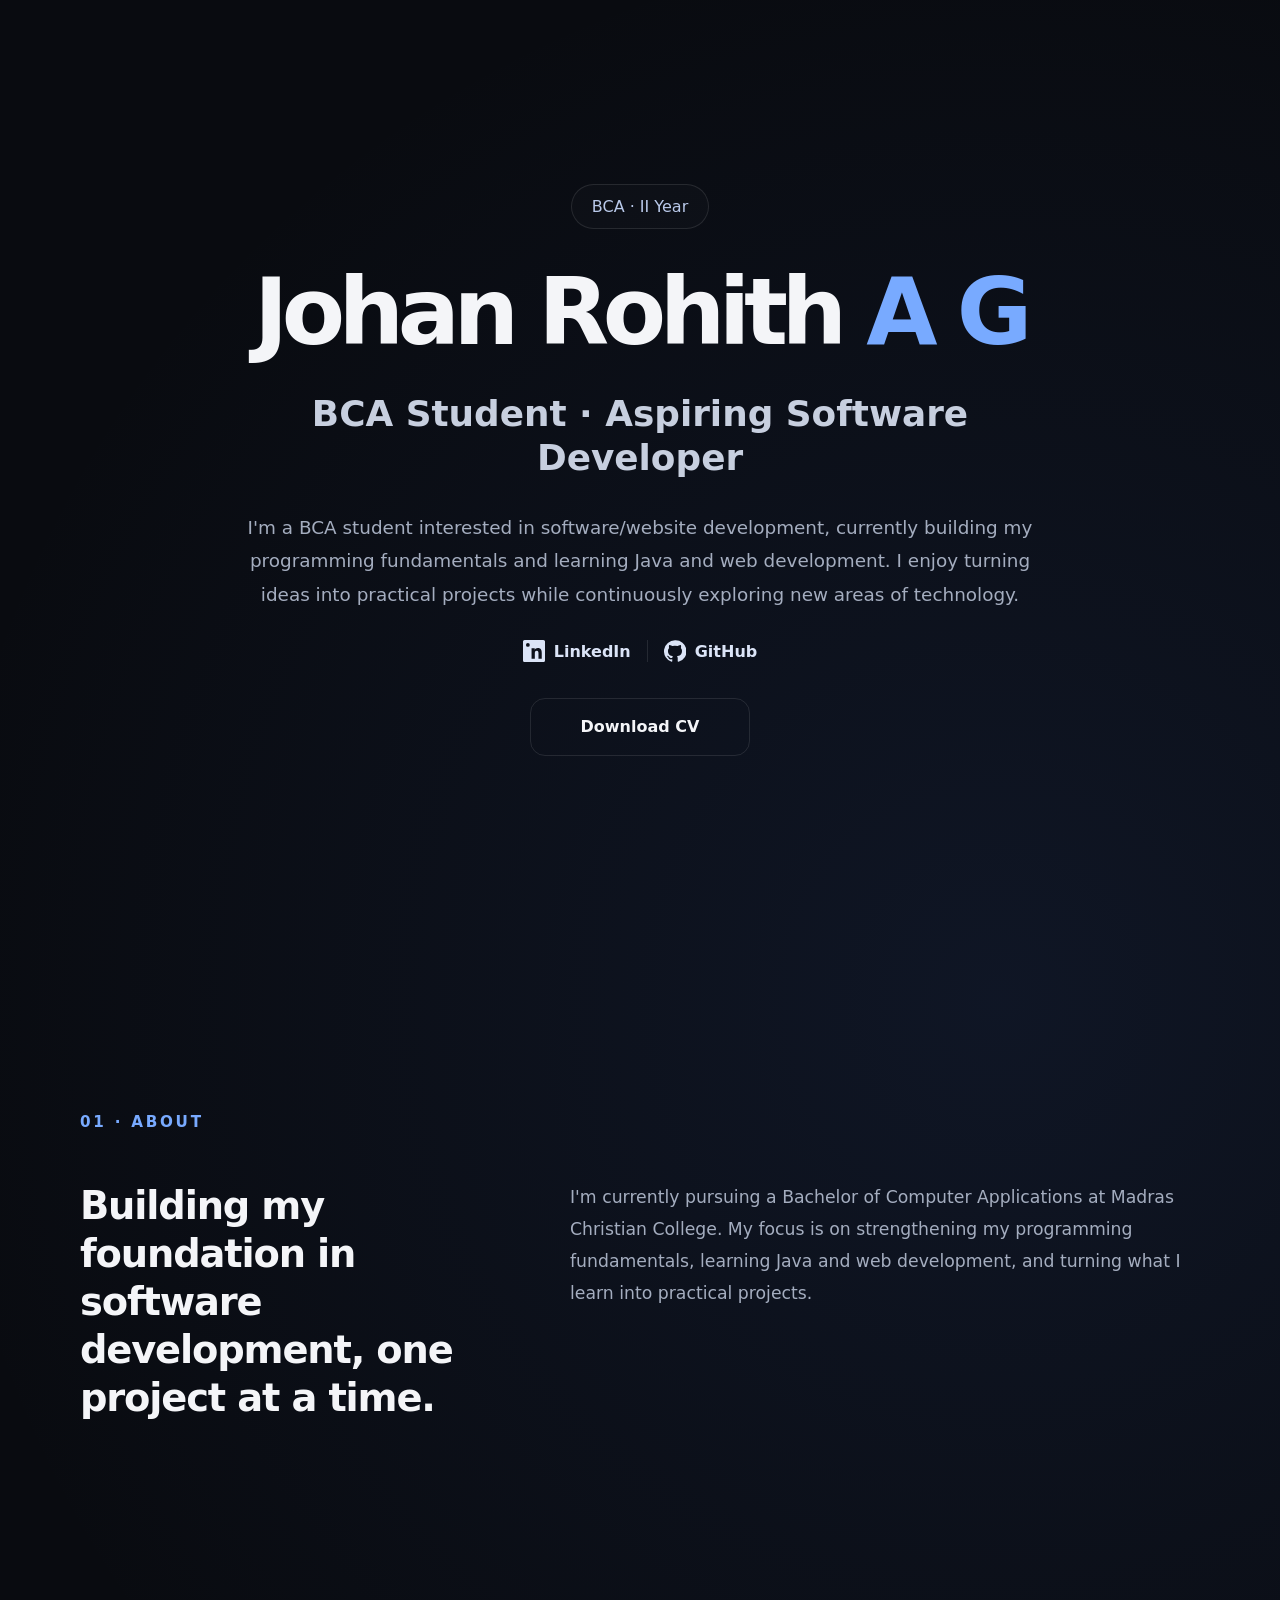
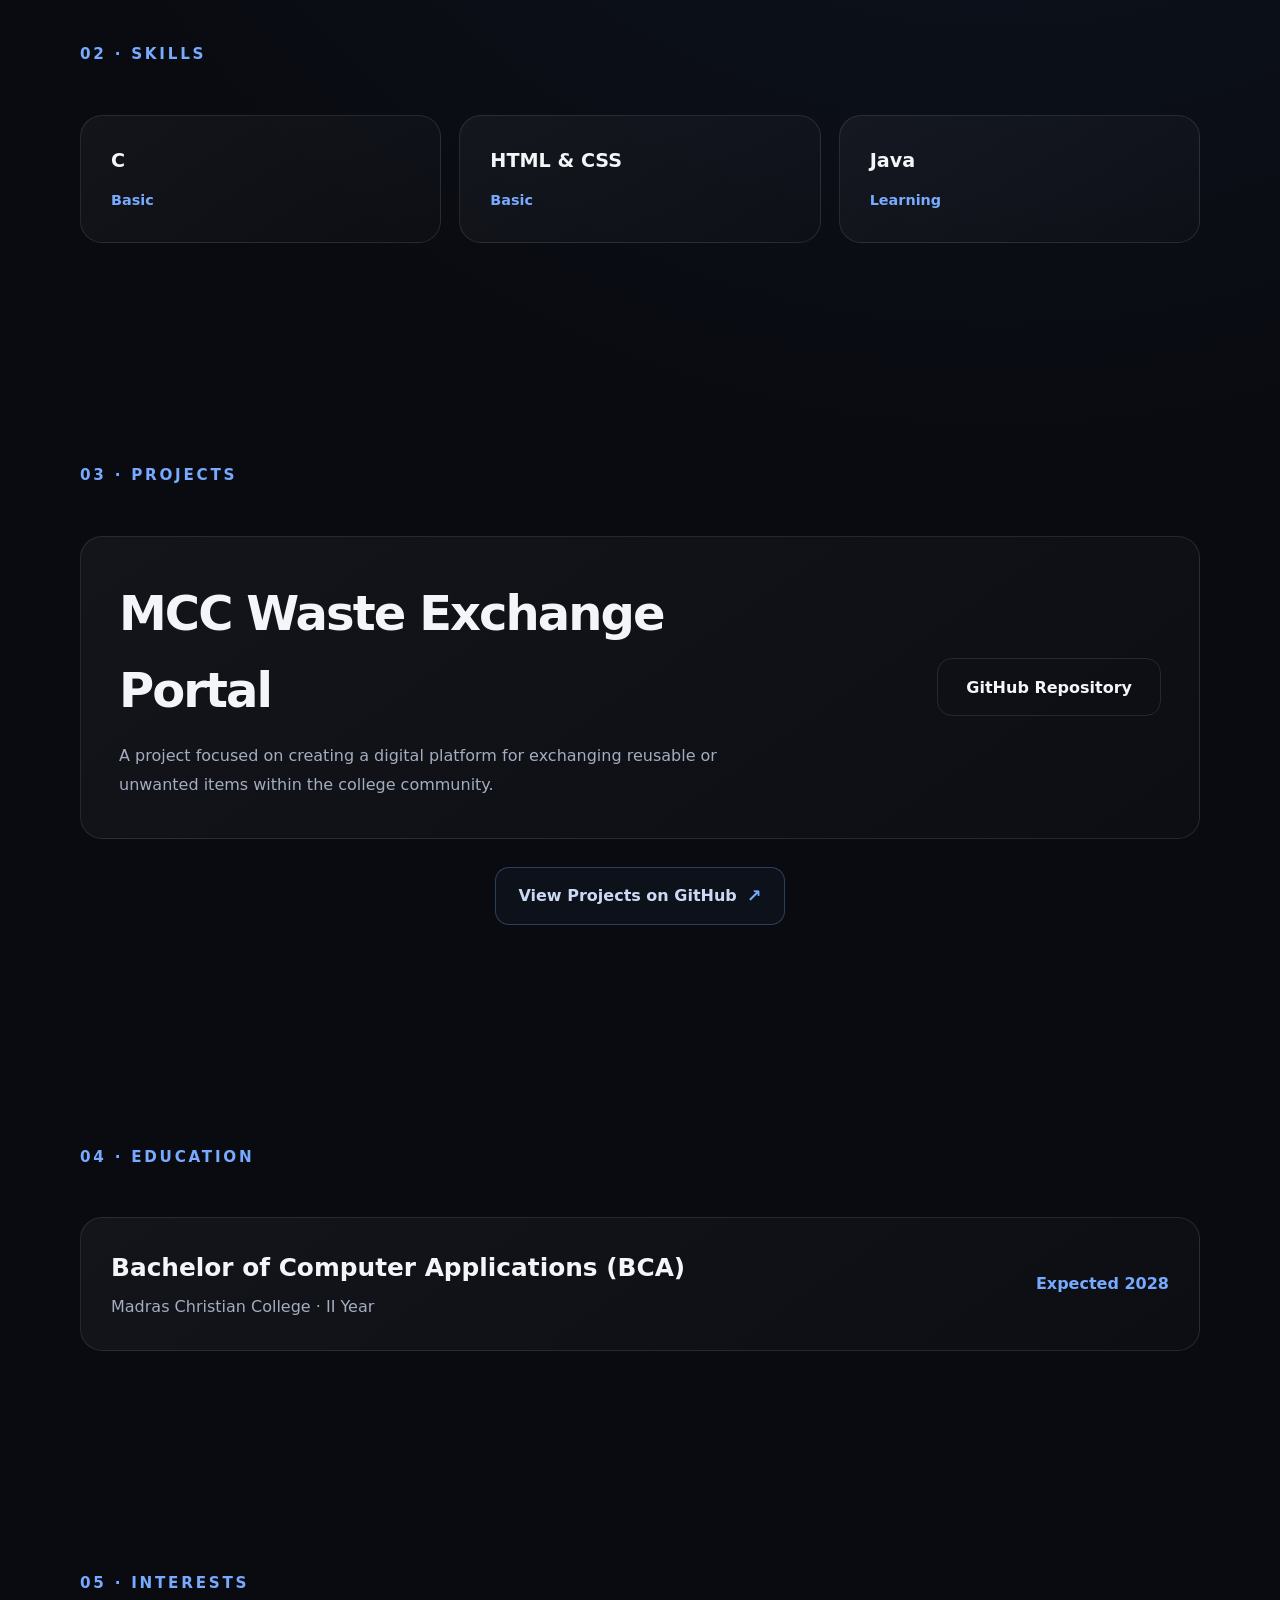
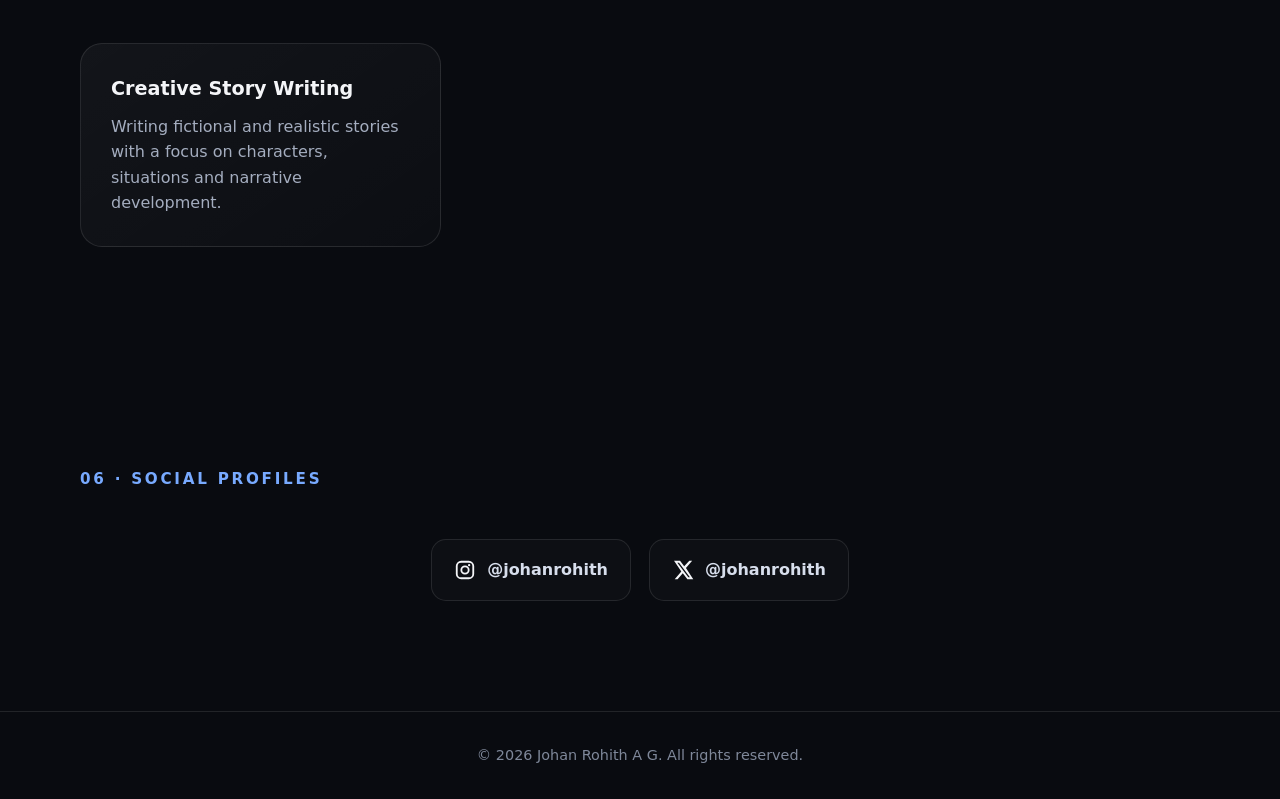
<file: index(5).html>
<!DOCTYPE html>
<html lang="en">
 <head>
  <meta charset="utf-8"/>
  <meta content="width=device-width,initial-scale=1.0" name="viewport"/>
  <meta content="Portfolio of Johan Rohith A G &mdash; BCA Student and Aspiring Software Developer." name="description"/>
  <title>
   Johan Rohith A G &mdash; Portfolio
  </title>
  <!-- Styles -->
  <style>
   :root {
  --bg:#090b10;
  --surface:#11141c;
  --text:#f4f5f8;
  --muted:#a4adbf;
  --accent:#78aaff;
  --border:rgba(255,255,255,.1);
  --max:1120px;
}

* {
  box-sizing:border-box;
  margin:0;
  padding:0;
}

html {
  scroll-behavior:smooth;
}

body {
  background:radial-gradient(circle at 78% 25%,rgba(60,100,190,.12),transparent 34%),var(--bg);
  color:var(--text);
  font-family:Inter,system-ui,-apple-system,"Segoe UI",sans-serif;
  line-height:1.6;
}

a {
  color:inherit;
  text-decoration:none;
}

.container {
  width:min(calc(100% - 48px),var(--max));
  margin:auto;
}

section {
  padding:110px 0;
}

.section-heading {
  color:var(--accent);
  font-size:.95rem;
  font-weight:800;
  letter-spacing:.18em;
  text-transform:uppercase;
  margin-bottom:48px;
}

.hero {
  min-height:calc(100svh + 100px);
  display:flex;
  align-items:center;
  padding:70px 0 130px;
}

.hero-inner {
  width:100%;
  max-width:1180px;
  margin:0 auto;
  text-align:center;
}

.eyebrow {
  display:inline-flex;
  border:1px solid var(--border);
  border-radius:999px;
  padding:9px 20px;
  color:#b9c9ea;
  font-size:1rem;
  margin-bottom:38px;
  background:rgba(255,255,255,.015);
}

h1 {
  font-size:clamp(3.6rem,7.2vw,7.1rem);
  line-height:.98;
  letter-spacing:-.07em;
  font-weight:800;
  white-space:nowrap;
  max-width:100%;
  margin:0 auto;
}

h1 span {
  color:var(--accent);
}

.role {
  margin:34px auto 0;
  font-size:clamp(1.35rem,2.8vw,2.25rem);
  line-height:1.25;
  font-weight:650;
  color:#c7cfdf;
  max-width:850px;
}

.profile {
  margin:30px auto 0;
  max-width:820px;
  color:var(--muted);
  font-size:1.15rem;
  line-height:1.8;
}

.hero-links {
  display:flex;
  align-items:center;
  justify-content:center;
  gap:16px;
  margin-top:28px;
}

.social-link {
  display:inline-flex;
  align-items:center;
  gap:9px;
  color:#dbe4f7;
  font-weight:650;
  transition:.2s;
}

.social-link:hover {
  color:var(--accent);
  transform:translateY(-2px);
}

.social-link svg {
  width:22px;
  height:22px;
  fill:currentColor;
}

.divider {
  width:1px;
  height:22px;
  background:var(--border);
}

.buttons {
  display:flex;
  justify-content:center;
  gap:16px;
  margin-top:34px;
  flex-wrap:wrap;
}

.button {
  display:inline-flex;
  align-items:center;
  justify-content:center;
  min-height:58px;
  padding:0 28px;
  border-radius:15px;
  border:1px solid var(--border);
  font-weight:750;
  font-size:1rem;
  transition:.2s;
}

.button:hover {
  transform:translateY(-3px);
  border-color:rgba(120,170,255,.45);
}

.button.primary {
  background:#f4f5f8;
  color:#0a0c11;
  border-color:transparent;
}

.button.secondary {
  background:transparent;
}

.about-grid {
  display:grid;
  grid-template-columns:1fr 1.5fr;
  gap:70px;
}

.large-copy {
  font-size:clamp(1.7rem,3vw,2.7rem);
  line-height:1.25;
  letter-spacing:-.03em;
  font-weight:700;
}

.body-copy {
  color:var(--muted);
  font-size:1.08rem;
  line-height:1.85;
}

.skills-grid,.interests-grid {
  display:grid;
  grid-template-columns:repeat(3,1fr);
  gap:18px;
}

.card {
  background:linear-gradient(145deg,rgba(255,255,255,.045),rgba(255,255,255,.015));
  border:1px solid var(--border);
  border-radius:22px;
  padding:30px;
}

.card h3 {
  font-size:1.2rem;
  margin-bottom:9px;
}

.card p {
  color:var(--muted);
}

.level {
  color:var(--accent)!important;
  font-size:.9rem;
  font-weight:700;
  margin-top:13px;
}

.project-card {
  display:grid;
  grid-template-columns:1.6fr .8fr;
  gap:35px;
  align-items:center;
  padding:38px;
}

.project-card h3 {
  font-size:clamp(1.8rem,4vw,3rem);
  letter-spacing:-.04em;
  margin-bottom:14px;
}

.project-card p {
  color:var(--muted);
  max-width:700px;
  line-height:1.8;
}

.project-action {
  justify-self:end;
}

.education {
  display:grid;
  grid-template-columns:1fr auto;
  gap:25px;
  align-items:center;
}

.education h3 {
  font-size:1.55rem;
  margin-bottom:6px;
}

.education p {
  color:var(--muted);
}

.year {
  color:var(--accent);
  font-weight:800;
  white-space:nowrap;
}

.socials {
  display:flex;
  justify-content:center;
  flex-wrap:wrap;
  gap:18px;
}

.social-card {
  display:inline-flex;
  align-items:center;
  gap:11px;
  min-width:180px;
  padding:17px 22px;
  border:1px solid var(--border);
  border-radius:15px;
  background:rgba(255,255,255,.02);
  transition:.2s;
}

.social-card:hover {
  transform:translateY(-3px);
  border-color:rgba(120,170,255,.4);
}

.social-card svg {
  width:22px;
  height:22px;
  fill:currentColor;
}

.social-card span {
  color:#d7deec;
  font-weight:650;
}

.cv-button {
  margin:0 auto;
  min-width:220px;
}

.projects-cta {
  display:flex;
  justify-content:center;
  margin-top:28px;
}

.projects-link {
  display:inline-flex;
  align-items:center;
  gap:10px;
  padding:14px 22px;
  border:1px solid rgba(120,170,255,.3);
  border-radius:14px;
  color:#cbd9f4;
  font-weight:700;
  background:rgba(120,170,255,.04);
  transition:.2s;
}

.projects-link:hover {
  transform:translateY(-2px);
  border-color:rgba(120,170,255,.6);
  background:rgba(120,170,255,.08);
}

.projects-link span {
  color:var(--accent);
  font-size:1.1rem;
}

footer {
  border-top:1px solid var(--border);
  padding:32px 24px;
  text-align:center;
  color:#7f889a;
  font-size:.9rem;
}

@media(max-width:800px) {
  section{padding:85px 0;
}

.about-grid,.project-card {
  grid-template-columns:1fr;
}

.skills-grid,.interests-grid {
  grid-template-columns:1fr;
}

.project-action {
  justify-self:start;
}

.education {
  grid-template-columns:1fr;
}

@media(max-width:560px) {
  .container{width:min(calc(100% - 32px),var(--max));
}

.hero {
  min-height:calc(100svh + 90px);
  padding:42px 0 100px;
}

.eyebrow {
  margin-bottom:30px;
}

h1 {
  font-size:clamp(2.35rem,9.5vw,2.85rem);
  letter-spacing:-.075em;
  white-space:nowrap;
}

.role {
  font-size:1.22rem;
  margin-top:26px;
}

.profile {
  font-size:1rem;
  line-height:1.62;
  margin-top:22px;
}

.hero-links {
  flex-wrap:wrap;
  margin-top:24px;
}

.divider {
  display:block;
}

.buttons {
  margin-top:30px;
}

.button {
  width:auto;
  flex:1 1 0;
  min-height:58px;
  padding:0 18px;
}
  </style>
 </head>
 <body>
  <main>

  <!-- Hero Section -->
   <section class="hero" id="home">
    <div class="container">
     <div class="hero-inner">
      <div class="eyebrow">
       BCA &middot; II Year
      </div>
      <h1>
       Johan Rohith
       <span>
        A G
       </span>
      </h1>
      <p class="role">
       BCA Student &middot; Aspiring Software Developer
      </p>
      <p class="profile">
       I'm a BCA student interested in software/website development, currently building my programming fundamentals and learning Java and web development. I enjoy turning ideas into practical projects while continuously exploring new areas of technology.
      </p>
      <div class="hero-links">
       <a aria-label="LinkedIn" class="social-link" href="https://linkedin.com/in/johanrohith" rel="noopener" target="_blank">
        <svg viewbox="0 0 24 24">
         <path d="M20.45 20.45h-3.56v-5.57c0-1.33-.03-3.04-1.85-3.04-1.85 0-2.14 1.45-2.14 2.94v5.67H9.34V8.99h3.42v1.56h.05c.48-.9 1.64-1.85 3.37-1.85 3.6 0 4.27 2.37 4.27 5.45v6.3ZM5.32 7.43a2.07 2.07 0 1 1 0-4.14 2.07 2.07 0 0 1 0 4.14ZM3.54 20.45h3.57V8.99H3.54v11.46ZM22.22 0H1.77C.79 0 0 .78 0 1.75v20.5C0 23.22.79 24 1.77 24h20.45c.98 0 1.78-.78 1.78-1.75V1.75C24 .78 23.2 0 22.22 0Z">
         </path>
        </svg>
        LinkedIn
       </a>
       <span class="divider">
       </span>
       <a aria-label="GitHub" class="social-link" href="https://github.com/johanrohith" rel="noopener" target="_blank">
        <svg viewbox="0 0 24 24">
         <path d="M12 .3a12 12 0 0 0-3.79 23.39c.6.11.82-.26.82-.58v-2.04c-3.34.73-4.04-1.42-4.04-1.42-.55-1.39-1.34-1.76-1.34-1.76-1.09-.75.08-.74.08-.74 1.2.08 1.84 1.23 1.84 1.23 1.07 1.83 2.8 1.3 3.48.99.11-.77.42-1.3.76-1.6-2.67-.3-5.47-1.34-5.47-5.93 0-1.31.47-2.38 1.23-3.22-.12-.3-.53-1.52.12-3.18 0 0 1-.32 3.3 1.23a11.4 11.4 0 0 1 6 0c2.3-1.55 3.3-1.23 3.3-1.23.65 1.66.24 2.88.12 3.18.77.84 1.23 1.91 1.23 3.22 0 4.6-2.8 5.62-5.48 5.92.43.37.81 1.1.81 2.22v3.28c0 .32.22.7.83.58A12 12 0 0 0 12 .3Z">
         </path>
        </svg>
        GitHub
       </a>
      </div>
      <div class="buttons">
       <a class="button secondary cv-button" download="" href="#">
        Download CV
       </a>
      </div>
     </div>
    </div>
   </section>

  <!-- About Section -->
   <section id="about">
    <div class="container">
     <div class="section-heading">
      01 &middot; About
     </div>
     <div class="about-grid">
      <p class="large-copy">
       Building my foundation in software development, one project at a time.
      </p>
      <p class="body-copy">
       I'm currently pursuing a Bachelor of Computer Applications at Madras Christian College. My focus is on strengthening my programming fundamentals, learning Java and web development, and turning what I learn into practical projects.
      </p>
     </div>
    </div>
   </section>

  <!-- Skills Section -->
   <section id="skills">
    <div class="container">
     <div class="section-heading">
      02 &middot; Skills
     </div>
     <div class="skills-grid">
      <article class="card">
       <h3>
        C
       </h3>
       <p class="level">
        Basic
       </p>
      </article>
      <article class="card">
       <h3>
        HTML &amp; CSS
       </h3>
       <p class="level">
        Basic
       </p>
      </article>
      <article class="card">
       <h3>
        Java
       </h3>
       <p class="level">
        Learning
       </p>
      </article>
     </div>
    </div>
   </section>

  <!-- Projects Section -->
   <section id="projects">
    <div class="container">
     <div class="section-heading">
      03 &middot; Projects
     </div>
     <article class="card project-card">
      <div>
       <h3>
        MCC Waste Exchange Portal
       </h3>
       <p>
        A project focused on creating a digital platform for exchanging reusable or unwanted items within the college community.
       </p>
      </div>
      <div class="project-action">
       <a class="button secondary" href="https://github.com/johanrohith/mcc-waste-exchange" rel="noopener" target="_blank">
        GitHub Repository
       </a>
      </div>
     </article>
     <div class="projects-cta">
      <a class="projects-link" href="https://github.com/johanrohith?tab=repositories" rel="noopener" target="_blank">
       View Projects on GitHub
       <span>
        &nearrow;
       </span>
      </a>
     </div>
    </div>
   </section>

  <!-- Education Section -->
   <section id="education">
    <div class="container">
     <div class="section-heading">
      04 &middot; Education
     </div>
     <div class="card education">
      <div>
       <h3>
        Bachelor of Computer Applications (BCA)
       </h3>
       <p>
        Madras Christian College &middot; II Year
       </p>
      </div>
      <div class="year">
       Expected 2028
      </div>
     </div>
    </div>
   </section>

  <!-- Interests Section -->
   <section id="interests">
    <div class="container">
     <div class="section-heading">
      05 &middot; Interests
     </div>
     <div class="interests-grid">
      <article class="card">
       <h3>
        Creative Story Writing
       </h3>
       <p>
        Writing fictional and realistic stories with a focus on characters, situations and narrative development.
       </p>
      </article>
     </div>
    </div>
   </section>

  <!-- Social Section -->
   <section id="social">
    <div class="container">
     <div class="section-heading">
      06 &middot; Social Profiles
     </div>
     <div class="socials">
      <a aria-label="Instagram" class="social-card" href="https://instagram.com/johanrohith" rel="noopener" target="_blank">
       <svg viewbox="0 0 24 24">
        <path d="M7.75 2h8.5A5.75 5.75 0 0 1 22 7.75v8.5A5.75 5.75 0 0 1 16.25 22h-8.5A5.75 5.75 0 0 1 2 16.25v-8.5A5.75 5.75 0 0 1 7.75 2Zm0 2A3.75 3.75 0 0 0 4 7.75v8.5A3.75 3.75 0 0 0 7.75 20h8.5A3.75 3.75 0 0 0 20 16.25v-8.5A3.75 3.75 0 0 0 16.25 4h-8.5Zm8.75 1.5a1.25 1.25 0 1 1 0 2.5 1.25 1.25 0 0 1 0-2.5ZM12 7a5 5 0 1 1 0 10 5 5 0 0 1 0-10Zm0 2a3 3 0 1 0 0 6 3 3 0 0 0 0-6Z">
        </path>
       </svg>
       <span>
        @johanrohith
       </span>
      </a>
      <a aria-label="X" class="social-card" href="https://x.com/johanrohith" rel="noopener" target="_blank">
       <svg viewbox="0 0 24 24">
        <path d="M18.9 2H22l-6.77 7.74L23.2 22h-6.4l-5.02-6.56L6.04 22H2.93l7.24-8.28L2.2 2h6.56l4.54 5.99L18.9 2Zm-1.09 17.9h1.72L7.67 4H5.82L17.81 19.9Z">
        </path>
       </svg>
       <span>
        @johanrohith
       </span>
      </a>
     </div>
    </div>
   </section>
  </main>

<!-- Footer -->
  <footer>
   &copy; 2026 Johan Rohith A G. All rights reserved.
  </footer>
 </body>
</html>
</file>
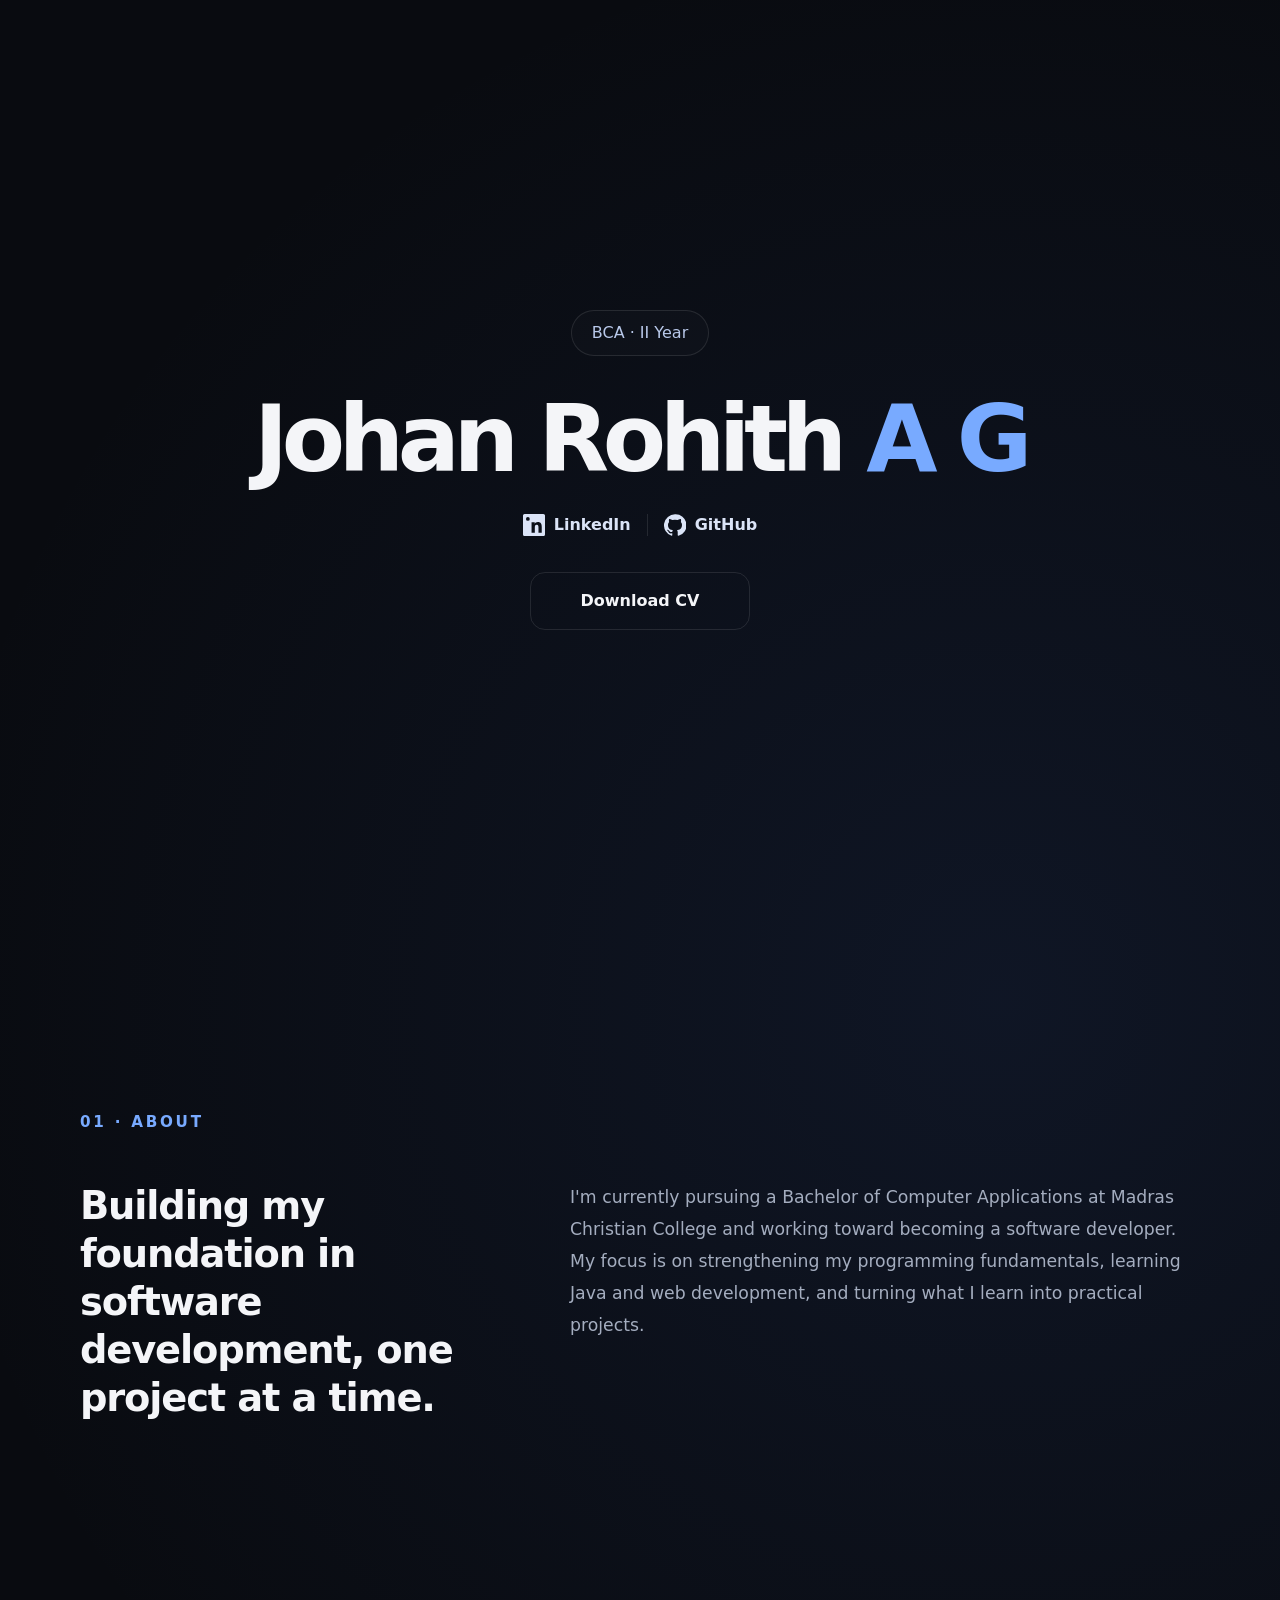
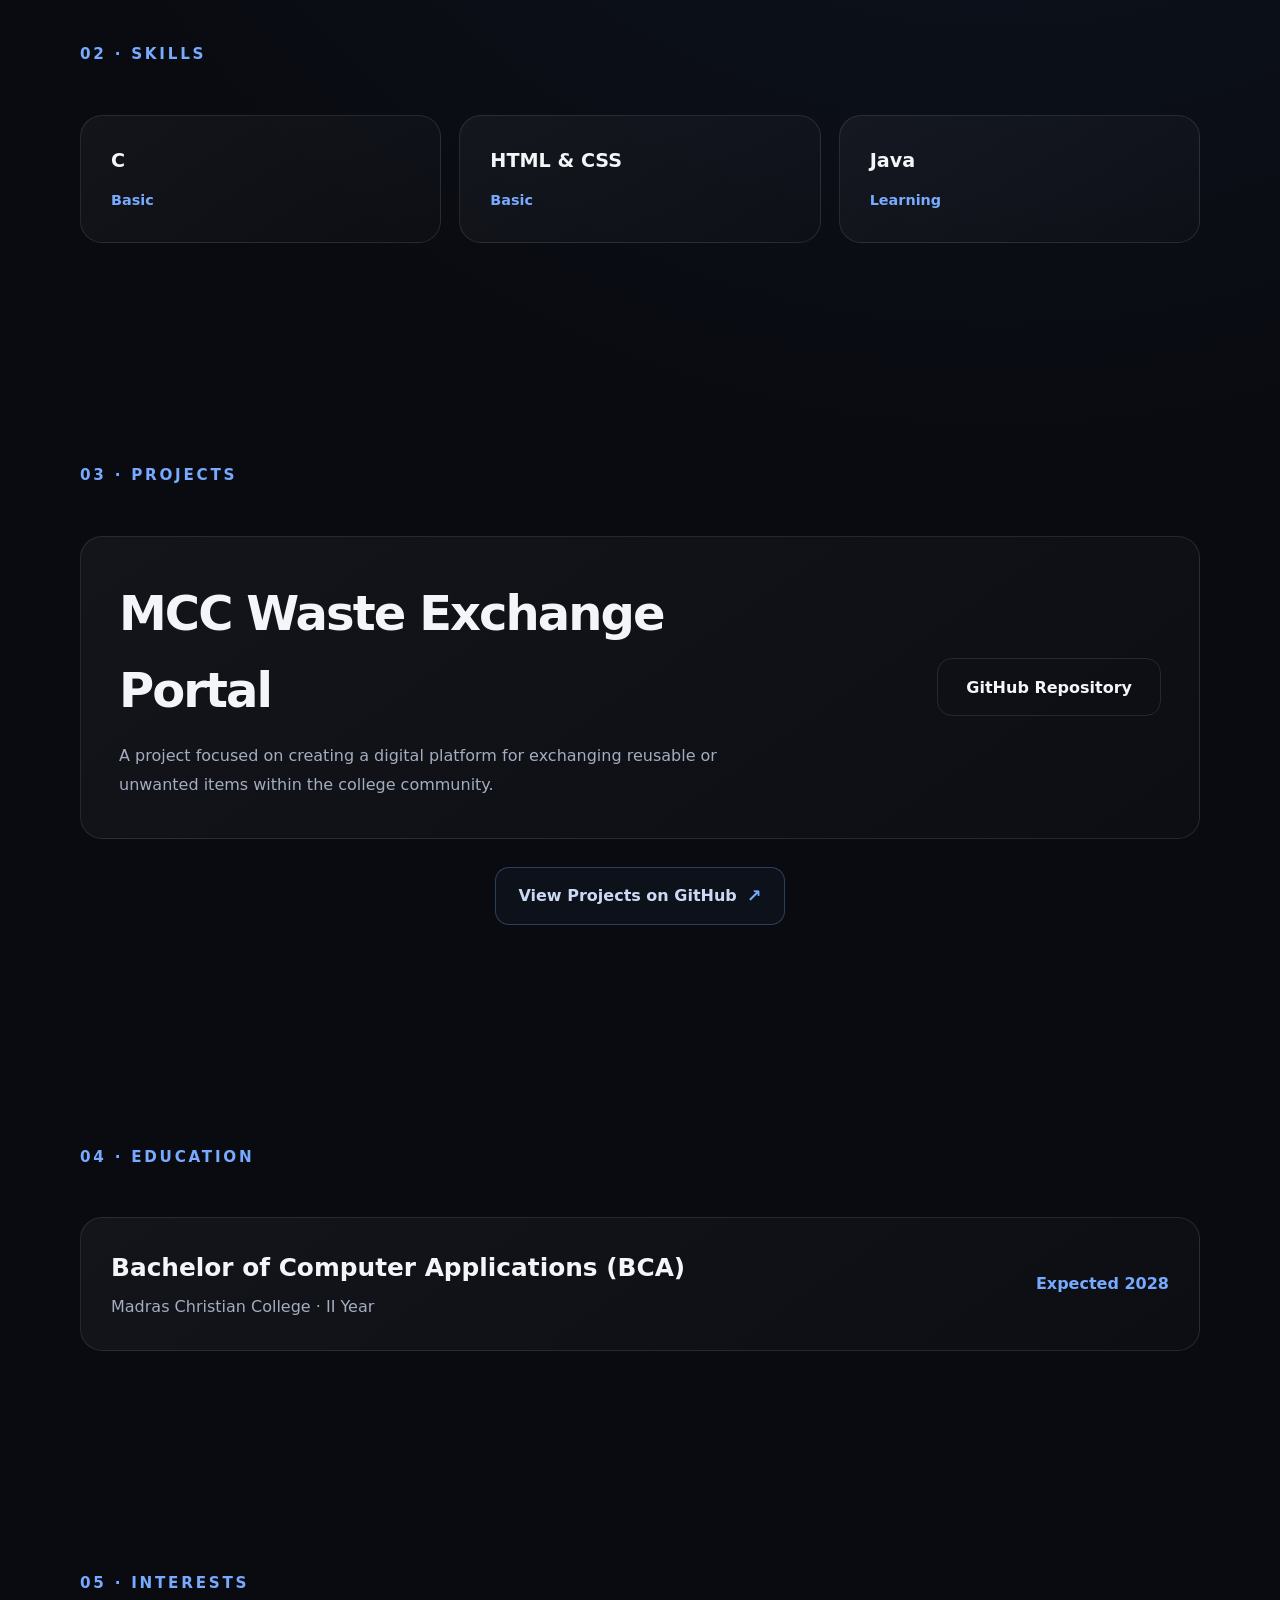
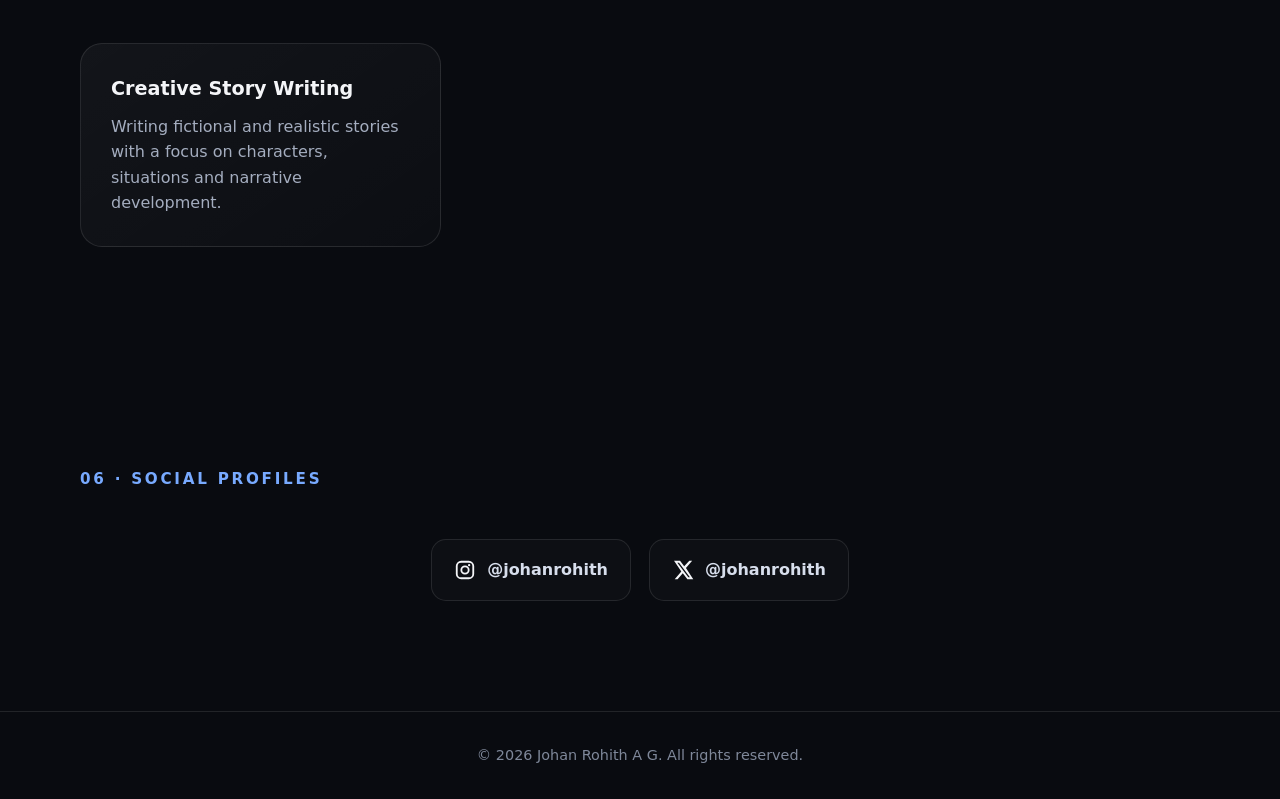
<file: index(7).html>
<!DOCTYPE html>
<html lang="en">
 <head>
  <meta charset="utf-8"/>
  <meta content="width=device-width,initial-scale=1.0" name="viewport"/>
  <meta content="Portfolio of Johan Rohith A G &mdash; BCA Student and Aspiring Software Developer." name="description"/>
  <title>
   Johan Rohith A G &mdash; Portfolio
  </title>
  <!-- Styles -->
  <style>
   :root {
  --bg:#090b10;
  --surface:#11141c;
  --text:#f4f5f8;
  --muted:#a4adbf;
  --accent:#78aaff;
  --border:rgba(255,255,255,.1);
  --max:1120px;
}

* {
  box-sizing:border-box;
  margin:0;
  padding:0;
}

html {
  scroll-behavior:smooth;
}

body {
  background:radial-gradient(circle at 78% 25%,rgba(60,100,190,.12),transparent 34%),var(--bg);
  color:var(--text);
  font-family:Inter,system-ui,-apple-system,"Segoe UI",sans-serif;
  line-height:1.6;
}

a {
  color:inherit;
  text-decoration:none;
}

.container {
  width:min(calc(100% - 48px),var(--max));
  margin:auto;
}

section {
  padding:110px 0;
}

.section-heading {
  color:var(--accent);
  font-size:.95rem;
  font-weight:800;
  letter-spacing:.18em;
  text-transform:uppercase;
  margin-bottom:48px;
}

.hero {
  min-height:calc(100svh + 100px);
  display:flex;
  align-items:center;
  padding:70px 0 130px;
}

.hero-inner {
  width:100%;
  max-width:1180px;
  margin:0 auto;
  text-align:center;
}

.eyebrow {
  display:inline-flex;
  border:1px solid var(--border);
  border-radius:999px;
  padding:9px 20px;
  color:#b9c9ea;
  font-size:1rem;
  margin-bottom:38px;
  background:rgba(255,255,255,.015);
}

h1 {
  font-size:clamp(3.6rem,7.2vw,7.1rem);
  line-height:.98;
  letter-spacing:-.07em;
  font-weight:800;
  white-space:nowrap;
  max-width:100%;
  margin:0 auto;
}

h1 span {
  color:var(--accent);
}

.role {
  margin:34px auto 0;
  font-size:clamp(1.35rem,2.8vw,2.25rem);
  line-height:1.25;
  font-weight:650;
  color:#c7cfdf;
  max-width:850px;
}

.profile {
  margin:30px auto 0;
  max-width:820px;
  color:var(--muted);
  font-size:1.15rem;
  line-height:1.8;
}

.hero-links {
  display:flex;
  align-items:center;
  justify-content:center;
  gap:16px;
  margin-top:28px;
}

.social-link {
  display:inline-flex;
  align-items:center;
  gap:9px;
  color:#dbe4f7;
  font-weight:650;
  transition:.2s;
}

.social-link:hover {
  color:var(--accent);
  transform:translateY(-2px);
}

.social-link svg {
  width:22px;
  height:22px;
  fill:currentColor;
}

.divider {
  width:1px;
  height:22px;
  background:var(--border);
}

.buttons {
  display:flex;
  justify-content:center;
  gap:16px;
  margin-top:34px;
  flex-wrap:wrap;
}

.button {
  display:inline-flex;
  align-items:center;
  justify-content:center;
  min-height:58px;
  padding:0 28px;
  border-radius:15px;
  border:1px solid var(--border);
  font-weight:750;
  font-size:1rem;
  transition:.2s;
}

.button:hover {
  transform:translateY(-3px);
  border-color:rgba(120,170,255,.45);
}

.button.primary {
  background:#f4f5f8;
  color:#0a0c11;
  border-color:transparent;
}

.button.secondary {
  background:transparent;
}

.about-grid {
  display:grid;
  grid-template-columns:1fr 1.5fr;
  gap:70px;
}

.large-copy {
  font-size:clamp(1.7rem,3vw,2.7rem);
  line-height:1.25;
  letter-spacing:-.03em;
  font-weight:700;
}

.body-copy {
  color:var(--muted);
  font-size:1.08rem;
  line-height:1.85;
}

.skills-grid,.interests-grid {
  display:grid;
  grid-template-columns:repeat(3,1fr);
  gap:18px;
}

.card {
  background:linear-gradient(145deg,rgba(255,255,255,.045),rgba(255,255,255,.015));
  border:1px solid var(--border);
  border-radius:22px;
  padding:30px;
}

.card h3 {
  font-size:1.2rem;
  margin-bottom:9px;
}

.card p {
  color:var(--muted);
}

.level {
  color:var(--accent)!important;
  font-size:.9rem;
  font-weight:700;
  margin-top:13px;
}

.project-card {
  display:grid;
  grid-template-columns:1.6fr .8fr;
  gap:35px;
  align-items:center;
  padding:38px;
}

.project-card h3 {
  font-size:clamp(1.8rem,4vw,3rem);
  letter-spacing:-.04em;
  margin-bottom:14px;
}

.project-card p {
  color:var(--muted);
  max-width:700px;
  line-height:1.8;
}

.project-action {
  justify-self:end;
}

.education {
  display:grid;
  grid-template-columns:1fr auto;
  gap:25px;
  align-items:center;
}

.education h3 {
  font-size:1.55rem;
  margin-bottom:6px;
}

.education p {
  color:var(--muted);
}

.year {
  color:var(--accent);
  font-weight:800;
  white-space:nowrap;
}

.socials {
  display:flex;
  justify-content:center;
  flex-wrap:wrap;
  gap:18px;
}

.social-card {
  display:inline-flex;
  align-items:center;
  gap:11px;
  min-width:180px;
  padding:17px 22px;
  border:1px solid var(--border);
  border-radius:15px;
  background:rgba(255,255,255,.02);
  transition:.2s;
}

.social-card:hover {
  transform:translateY(-3px);
  border-color:rgba(120,170,255,.4);
}

.social-card svg {
  width:22px;
  height:22px;
  fill:currentColor;
}

.social-card span {
  color:#d7deec;
  font-weight:650;
}

.cv-button {
  margin:0 auto;
  min-width:220px;
}

.projects-cta {
  display:flex;
  justify-content:center;
  margin-top:28px;
}

.projects-link {
  display:inline-flex;
  align-items:center;
  gap:10px;
  padding:14px 22px;
  border:1px solid rgba(120,170,255,.3);
  border-radius:14px;
  color:#cbd9f4;
  font-weight:700;
  background:rgba(120,170,255,.04);
  transition:.2s;
}

.projects-link:hover {
  transform:translateY(-2px);
  border-color:rgba(120,170,255,.6);
  background:rgba(120,170,255,.08);
}

.projects-link span {
  color:var(--accent);
  font-size:1.1rem;
}

footer {
  border-top:1px solid var(--border);
  padding:32px 24px;
  text-align:center;
  color:#7f889a;
  font-size:.9rem;
}

@media(max-width:800px) {
  section{padding:85px 0;
}

.about-grid,.project-card {
  grid-template-columns:1fr;
}

.skills-grid,.interests-grid {
  grid-template-columns:1fr;
}

.project-action {
  justify-self:start;
}

.education {
  grid-template-columns:1fr;
}

@media(max-width:560px) {
  .container{width:min(calc(100% - 32px),var(--max));
}

.hero {
  min-height:calc(100svh + 90px);
  padding:42px 0 100px;
}

.eyebrow {
  margin-bottom:30px;
}

h1 {
  font-size:clamp(2.35rem,9.5vw,2.85rem);
  letter-spacing:-.075em;
  white-space:nowrap;
}

.role {
  font-size:1.22rem;
  margin-top:26px;
}

.profile {
  font-size:1rem;
  line-height:1.62;
  margin-top:22px;
}

.hero-links {
  flex-wrap:wrap;
  margin-top:24px;
}

.divider {
  display:block;
}

.buttons {
  margin-top:30px;
}

.button {
  width:auto;
  flex:1 1 0;
  min-height:58px;
  padding:0 18px;
}
  </style>
 </head>
 <body>
  <main>

  <!-- Hero Section -->
   <section class="hero" id="home">
    <div class="container">
     <div class="hero-inner">
      <div class="eyebrow">
       BCA &middot; II Year
      </div>
      <h1>
       Johan Rohith
       <span>
        A G
       </span>
      </h1>
      <div class="hero-links">
       <a aria-label="LinkedIn" class="social-link" href="https://linkedin.com/in/johanrohith" rel="noopener" target="_blank">
        <svg viewbox="0 0 24 24">
         <path d="M20.45 20.45h-3.56v-5.57c0-1.33-.03-3.04-1.85-3.04-1.85 0-2.14 1.45-2.14 2.94v5.67H9.34V8.99h3.42v1.56h.05c.48-.9 1.64-1.85 3.37-1.85 3.6 0 4.27 2.37 4.27 5.45v6.3ZM5.32 7.43a2.07 2.07 0 1 1 0-4.14 2.07 2.07 0 0 1 0 4.14ZM3.54 20.45h3.57V8.99H3.54v11.46ZM22.22 0H1.77C.79 0 0 .78 0 1.75v20.5C0 23.22.79 24 1.77 24h20.45c.98 0 1.78-.78 1.78-1.75V1.75C24 .78 23.2 0 22.22 0Z">
         </path>
        </svg>
        LinkedIn
       </a>
       <span class="divider">
       </span>
       <a aria-label="GitHub" class="social-link" href="https://github.com/johanrohith" rel="noopener" target="_blank">
        <svg viewbox="0 0 24 24">
         <path d="M12 .3a12 12 0 0 0-3.79 23.39c.6.11.82-.26.82-.58v-2.04c-3.34.73-4.04-1.42-4.04-1.42-.55-1.39-1.34-1.76-1.34-1.76-1.09-.75.08-.74.08-.74 1.2.08 1.84 1.23 1.84 1.23 1.07 1.83 2.8 1.3 3.48.99.11-.77.42-1.3.76-1.6-2.67-.3-5.47-1.34-5.47-5.93 0-1.31.47-2.38 1.23-3.22-.12-.3-.53-1.52.12-3.18 0 0 1-.32 3.3 1.23a11.4 11.4 0 0 1 6 0c2.3-1.55 3.3-1.23 3.3-1.23.65 1.66.24 2.88.12 3.18.77.84 1.23 1.91 1.23 3.22 0 4.6-2.8 5.62-5.48 5.92.43.37.81 1.1.81 2.22v3.28c0 .32.22.7.83.58A12 12 0 0 0 12 .3Z">
         </path>
        </svg>
        GitHub
       </a>
      </div>
      <div class="buttons">
       <a class="button secondary cv-button" download="" href="#">
        Download CV
       </a>
      </div>
     </div>
    </div>
   </section>

  <!-- About Section -->
   <section id="about">
    <div class="container">
     <div class="section-heading">
      01 &middot; About
     </div>
     <div class="about-grid">
      <p class="large-copy">
       Building my foundation in software development, one project at a time.
      </p>
      <p class="body-copy">
       I'm currently pursuing a Bachelor of Computer Applications at Madras Christian College and working toward becoming a software developer. My focus is on strengthening my programming fundamentals, learning Java and web development, and turning what I learn into practical projects.
      </p>
     </div>
    </div>
   </section>

  <!-- Skills Section -->
   <section id="skills">
    <div class="container">
     <div class="section-heading">
      02 &middot; Skills
     </div>
     <div class="skills-grid">
      <article class="card">
       <h3>
        C
       </h3>
       <p class="level">
        Basic
       </p>
      </article>
      <article class="card">
       <h3>
        HTML &amp; CSS
       </h3>
       <p class="level">
        Basic
       </p>
      </article>
      <article class="card">
       <h3>
        Java
       </h3>
       <p class="level">
        Learning
       </p>
      </article>
     </div>
    </div>
   </section>

  <!-- Projects Section -->
   <section id="projects">
    <div class="container">
     <div class="section-heading">
      03 &middot; Projects
     </div>
     <article class="card project-card">
      <div>
       <h3>
        MCC Waste Exchange Portal
       </h3>
       <p>
        A project focused on creating a digital platform for exchanging reusable or unwanted items within the college community.
       </p>
      </div>
      <div class="project-action">
       <a class="button secondary" href="https://github.com/johanrohith/mcc-waste-exchange" rel="noopener" target="_blank">
        GitHub Repository
       </a>
      </div>
     </article>
     <div class="projects-cta">
      <a class="projects-link" href="https://github.com/johanrohith?tab=repositories" rel="noopener" target="_blank">
       View Projects on GitHub
       <span>
        &nearrow;
       </span>
      </a>
     </div>
    </div>
   </section>

  <!-- Education Section -->
   <section id="education">
    <div class="container">
     <div class="section-heading">
      04 &middot; Education
     </div>
     <div class="card education">
      <div>
       <h3>
        Bachelor of Computer Applications (BCA)
       </h3>
       <p>
        Madras Christian College &middot; II Year
       </p>
      </div>
      <div class="year">
       Expected 2028
      </div>
     </div>
    </div>
   </section>

  <!-- Interests Section -->
   <section id="interests">
    <div class="container">
     <div class="section-heading">
      05 &middot; Interests
     </div>
     <div class="interests-grid">
      <article class="card">
       <h3>
        Creative Story Writing
       </h3>
       <p>
        Writing fictional and realistic stories with a focus on characters, situations and narrative development.
       </p>
      </article>
     </div>
    </div>
   </section>

  <!-- Social Section -->
   <section id="social">
    <div class="container">
     <div class="section-heading">
      06 &middot; Social Profiles
     </div>
     <div class="socials">
      <a aria-label="Instagram" class="social-card" href="https://instagram.com/johanrohith" rel="noopener" target="_blank">
       <svg viewbox="0 0 24 24">
        <path d="M7.75 2h8.5A5.75 5.75 0 0 1 22 7.75v8.5A5.75 5.75 0 0 1 16.25 22h-8.5A5.75 5.75 0 0 1 2 16.25v-8.5A5.75 5.75 0 0 1 7.75 2Zm0 2A3.75 3.75 0 0 0 4 7.75v8.5A3.75 3.75 0 0 0 7.75 20h8.5A3.75 3.75 0 0 0 20 16.25v-8.5A3.75 3.75 0 0 0 16.25 4h-8.5Zm8.75 1.5a1.25 1.25 0 1 1 0 2.5 1.25 1.25 0 0 1 0-2.5ZM12 7a5 5 0 1 1 0 10 5 5 0 0 1 0-10Zm0 2a3 3 0 1 0 0 6 3 3 0 0 0 0-6Z">
        </path>
       </svg>
       <span>
        @johanrohith
       </span>
      </a>
      <a aria-label="X" class="social-card" href="https://x.com/johanrohith" rel="noopener" target="_blank">
       <svg viewbox="0 0 24 24">
        <path d="M18.9 2H22l-6.77 7.74L23.2 22h-6.4l-5.02-6.56L6.04 22H2.93l7.24-8.28L2.2 2h6.56l4.54 5.99L18.9 2Zm-1.09 17.9h1.72L7.67 4H5.82L17.81 19.9Z">
        </path>
       </svg>
       <span>
        @johanrohith
       </span>
      </a>
     </div>
    </div>
   </section>
  </main>

<!-- Footer -->
  <footer>
   &copy; 2026 Johan Rohith A G. All rights reserved.
  </footer>
 </body>
</html>
</file>
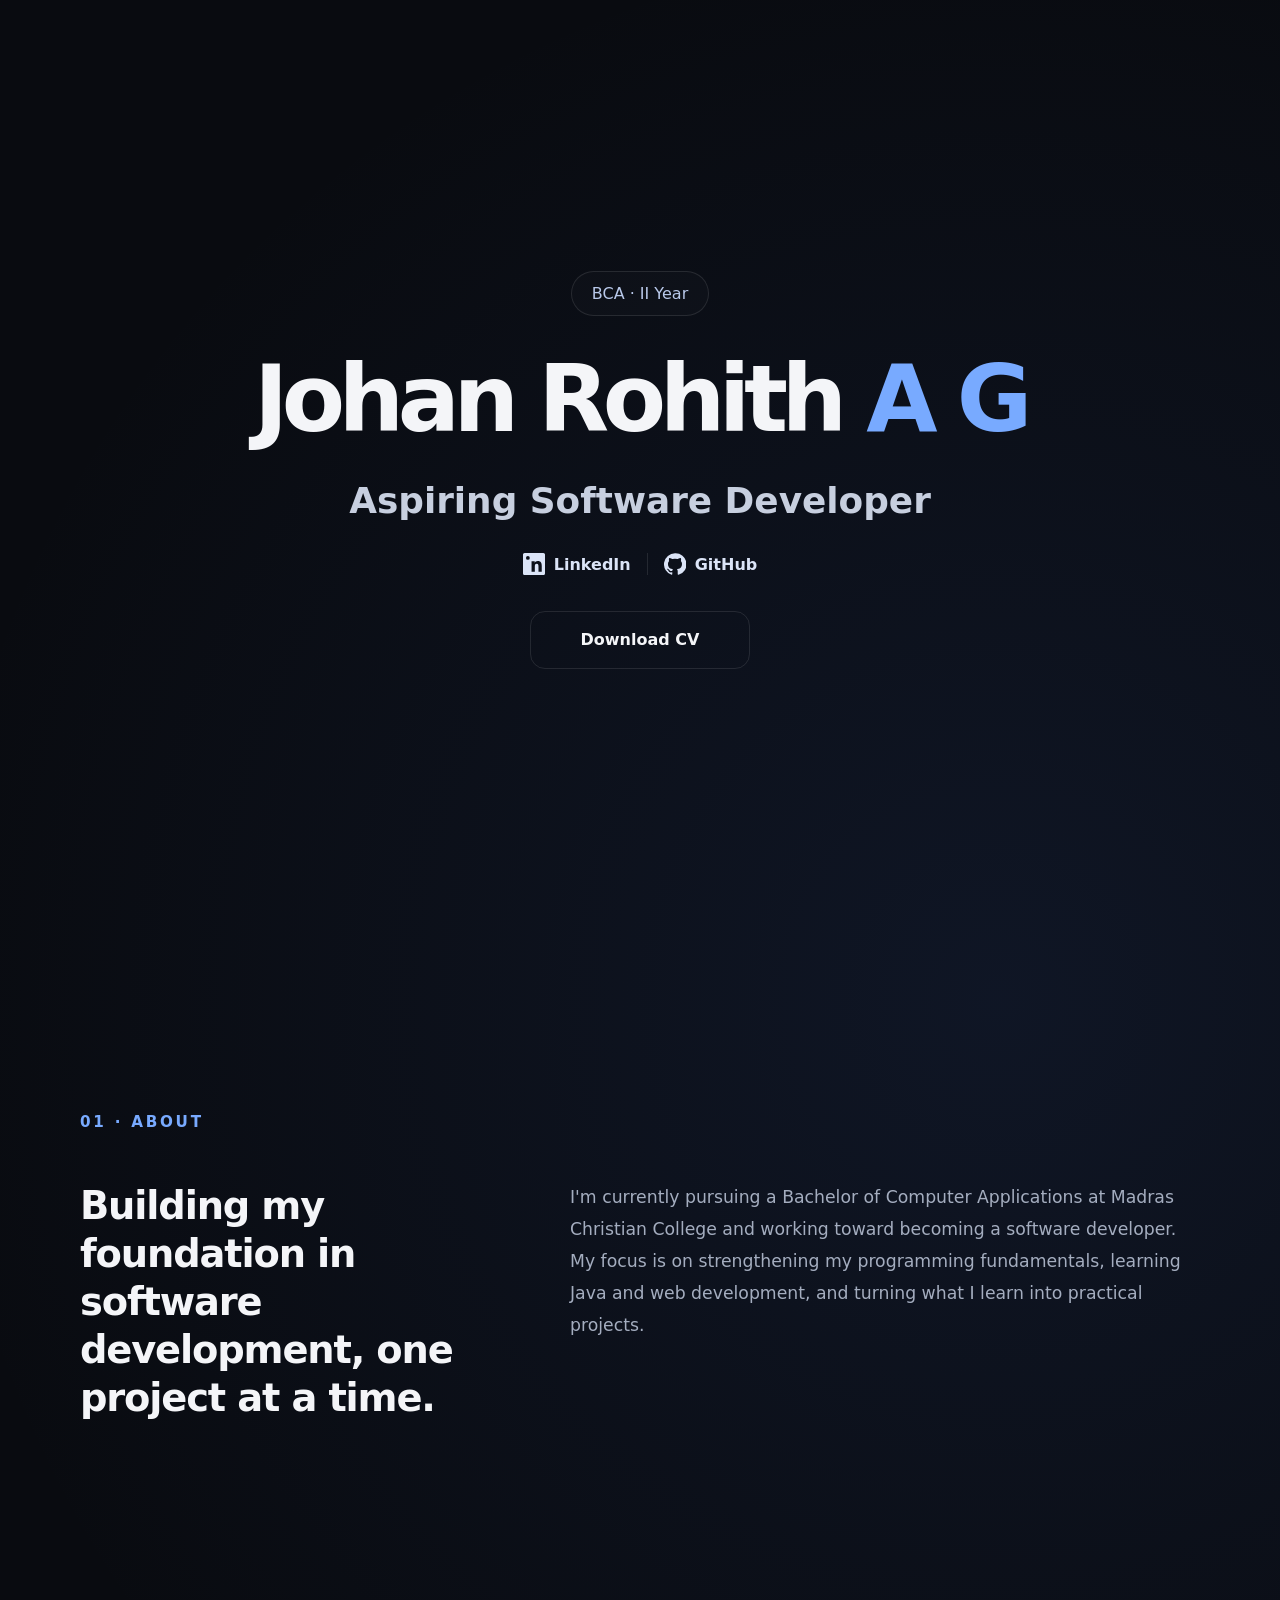
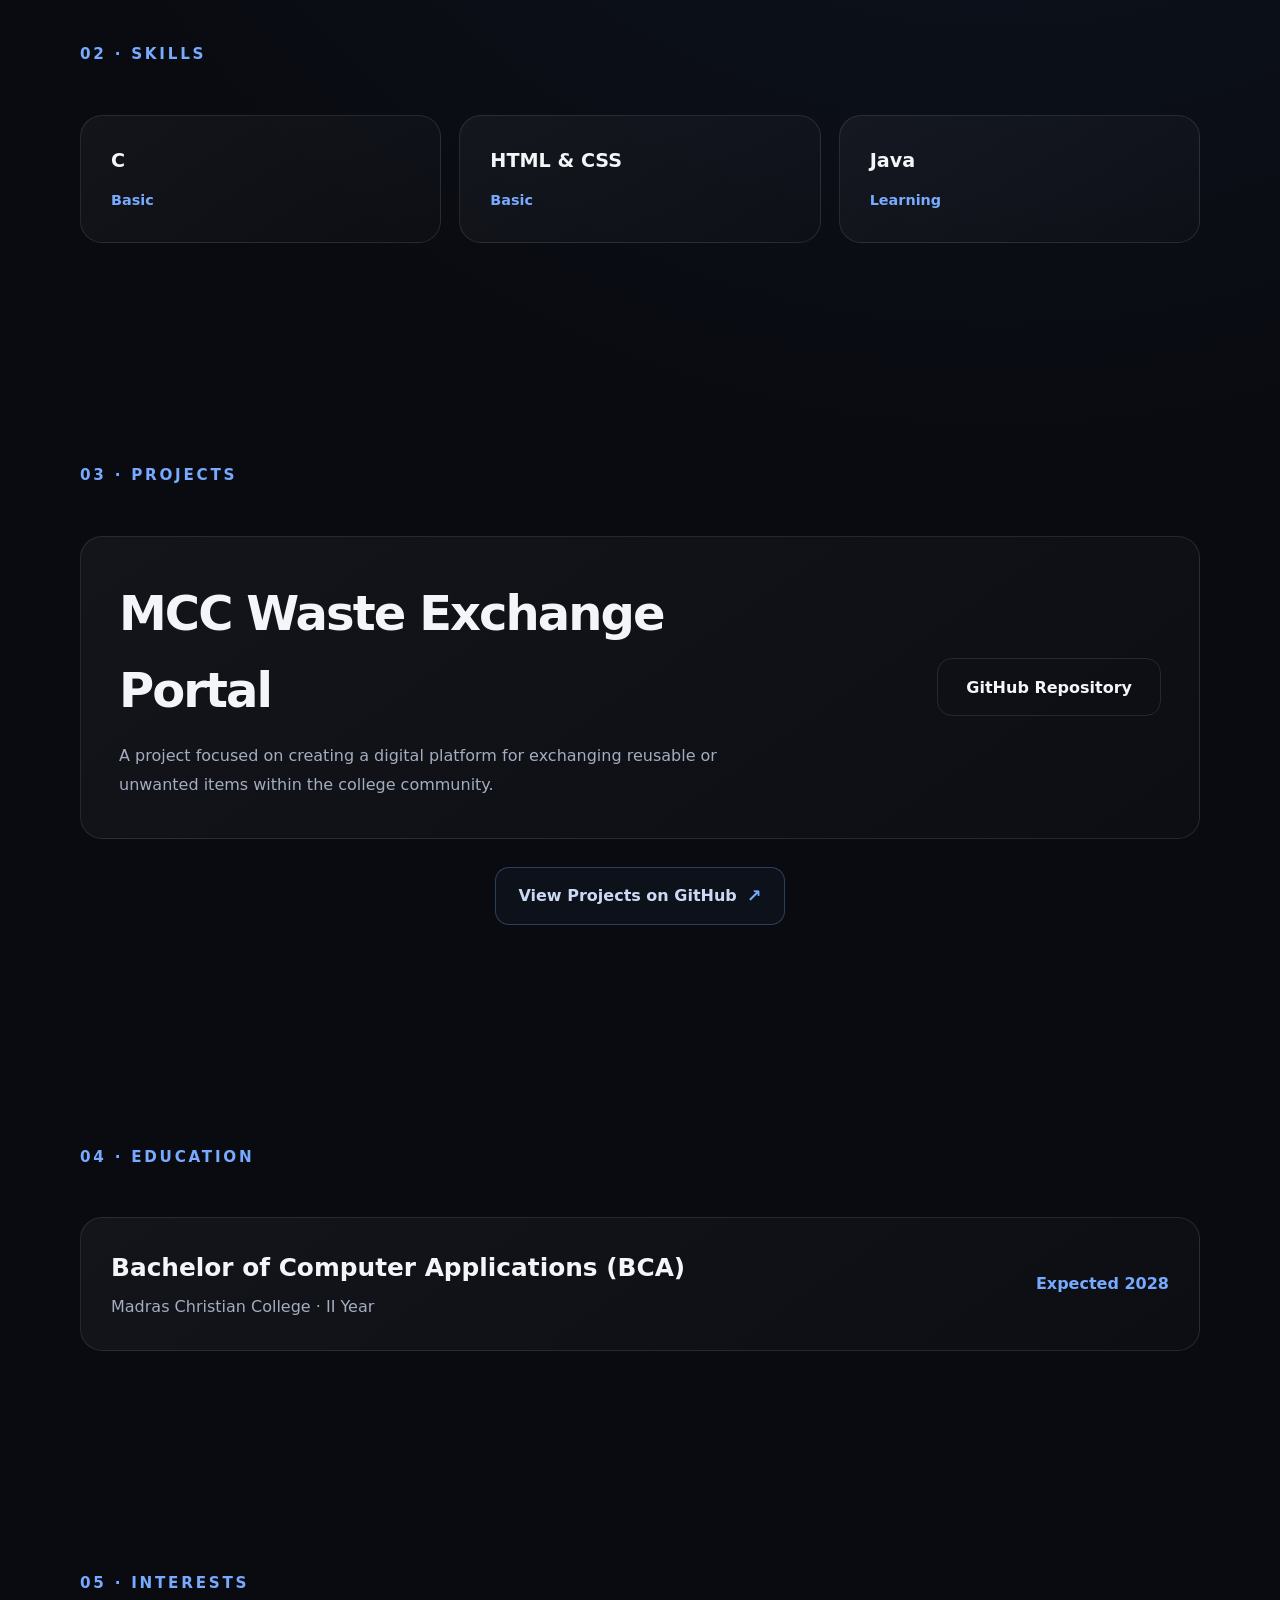
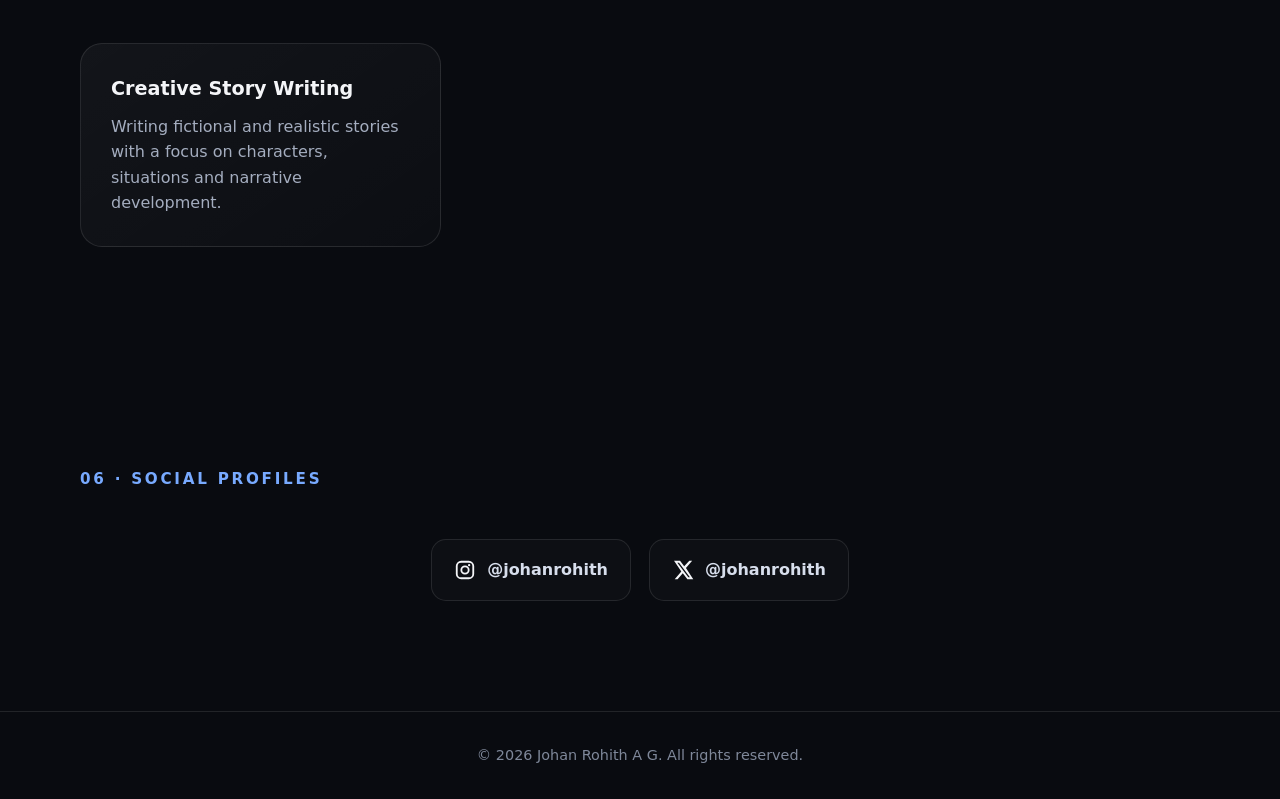
<file: index_updated.html>
<!DOCTYPE html>
<html lang="en">
 <head>
  <meta charset="utf-8"/>
  <meta content="width=device-width,initial-scale=1.0" name="viewport"/>
  <meta content="Portfolio of Johan Rohith A G &mdash; BCA Student and Aspiring Software Developer." name="description"/>
  <title>
   Johan Rohith A G &mdash; Portfolio
  </title>
  <!-- Styles -->
  <style>
   :root {
  --bg:#090b10;
  --surface:#11141c;
  --text:#f4f5f8;
  --muted:#a4adbf;
  --accent:#78aaff;
  --border:rgba(255,255,255,.1);
  --max:1120px;
}

* {
  box-sizing:border-box;
  margin:0;
  padding:0;
}

html {
  scroll-behavior:smooth;
}

body {
  background:radial-gradient(circle at 78% 25%,rgba(60,100,190,.12),transparent 34%),var(--bg);
  color:var(--text);
  font-family:Inter,system-ui,-apple-system,"Segoe UI",sans-serif;
  line-height:1.6;
}

a {
  color:inherit;
  text-decoration:none;
}

.container {
  width:min(calc(100% - 48px),var(--max));
  margin:auto;
}

section {
  padding:110px 0;
}

.section-heading {
  color:var(--accent);
  font-size:.95rem;
  font-weight:800;
  letter-spacing:.18em;
  text-transform:uppercase;
  margin-bottom:48px;
}

.hero {
  min-height:calc(100svh + 100px);
  display:flex;
  align-items:center;
  padding:70px 0 130px;
}

.hero-inner {
  width:100%;
  max-width:1180px;
  margin:0 auto;
  text-align:center;
}

.eyebrow {
  display:inline-flex;
  border:1px solid var(--border);
  border-radius:999px;
  padding:9px 20px;
  color:#b9c9ea;
  font-size:1rem;
  margin-bottom:38px;
  background:rgba(255,255,255,.015);
}

h1 {
  font-size:clamp(3.6rem,7.2vw,7.1rem);
  line-height:.98;
  letter-spacing:-.07em;
  font-weight:800;
  white-space:nowrap;
  max-width:100%;
  margin:0 auto;
}

h1 span {
  color:var(--accent);
}

.role {
  margin:34px auto 0;
  font-size:clamp(1.35rem,2.8vw,2.25rem);
  line-height:1.25;
  font-weight:650;
  color:#c7cfdf;
  max-width:850px;
}

.profile {
  margin:30px auto 0;
  max-width:820px;
  color:var(--muted);
  font-size:1.15rem;
  line-height:1.8;
}

.hero-links {
  display:flex;
  align-items:center;
  justify-content:center;
  gap:16px;
  margin-top:28px;
}

.social-link {
  display:inline-flex;
  align-items:center;
  gap:9px;
  color:#dbe4f7;
  font-weight:650;
  transition:.2s;
}

.social-link:hover {
  color:var(--accent);
  transform:translateY(-2px);
}

.social-link svg {
  width:22px;
  height:22px;
  fill:currentColor;
}

.divider {
  width:1px;
  height:22px;
  background:var(--border);
}

.buttons {
  display:flex;
  justify-content:center;
  gap:16px;
  margin-top:34px;
  flex-wrap:wrap;
}

.button {
  display:inline-flex;
  align-items:center;
  justify-content:center;
  min-height:58px;
  padding:0 28px;
  border-radius:15px;
  border:1px solid var(--border);
  font-weight:750;
  font-size:1rem;
  transition:.2s;
}

.button:hover {
  transform:translateY(-3px);
  border-color:rgba(120,170,255,.45);
}

.button.primary {
  background:#f4f5f8;
  color:#0a0c11;
  border-color:transparent;
}

.button.secondary {
  background:transparent;
}

.about-grid {
  display:grid;
  grid-template-columns:1fr 1.5fr;
  gap:70px;
}

.large-copy {
  font-size:clamp(1.7rem,3vw,2.7rem);
  line-height:1.25;
  letter-spacing:-.03em;
  font-weight:700;
}

.body-copy {
  color:var(--muted);
  font-size:1.08rem;
  line-height:1.85;
}

.skills-grid,.interests-grid {
  display:grid;
  grid-template-columns:repeat(3,1fr);
  gap:18px;
}

.card {
  background:linear-gradient(145deg,rgba(255,255,255,.045),rgba(255,255,255,.015));
  border:1px solid var(--border);
  border-radius:22px;
  padding:30px;
}

.card h3 {
  font-size:1.2rem;
  margin-bottom:9px;
}

.card p {
  color:var(--muted);
}

.level {
  color:var(--accent)!important;
  font-size:.9rem;
  font-weight:700;
  margin-top:13px;
}

.project-card {
  display:grid;
  grid-template-columns:1.6fr .8fr;
  gap:35px;
  align-items:center;
  padding:38px;
}

.project-card h3 {
  font-size:clamp(1.8rem,4vw,3rem);
  letter-spacing:-.04em;
  margin-bottom:14px;
}

.project-card p {
  color:var(--muted);
  max-width:700px;
  line-height:1.8;
}

.project-action {
  justify-self:end;
}

.education {
  display:grid;
  grid-template-columns:1fr auto;
  gap:25px;
  align-items:center;
}

.education h3 {
  font-size:1.55rem;
  margin-bottom:6px;
}

.education p {
  color:var(--muted);
}

.year {
  color:var(--accent);
  font-weight:800;
  white-space:nowrap;
}

.socials {
  display:flex;
  justify-content:center;
  flex-wrap:wrap;
  gap:18px;
}

.social-card {
  display:inline-flex;
  align-items:center;
  gap:11px;
  min-width:180px;
  padding:17px 22px;
  border:1px solid var(--border);
  border-radius:15px;
  background:rgba(255,255,255,.02);
  transition:.2s;
}

.social-card:hover {
  transform:translateY(-3px);
  border-color:rgba(120,170,255,.4);
}

.social-card svg {
  width:22px;
  height:22px;
  fill:currentColor;
}

.social-card span {
  color:#d7deec;
  font-weight:650;
}

.cv-button {
  margin:0 auto;
  min-width:220px;
}

.projects-cta {
  display:flex;
  justify-content:center;
  margin-top:28px;
}

.projects-link {
  display:inline-flex;
  align-items:center;
  gap:10px;
  padding:14px 22px;
  border:1px solid rgba(120,170,255,.3);
  border-radius:14px;
  color:#cbd9f4;
  font-weight:700;
  background:rgba(120,170,255,.04);
  transition:.2s;
}

.projects-link:hover {
  transform:translateY(-2px);
  border-color:rgba(120,170,255,.6);
  background:rgba(120,170,255,.08);
}

.projects-link span {
  color:var(--accent);
  font-size:1.1rem;
}

footer {
  border-top:1px solid var(--border);
  padding:32px 24px;
  text-align:center;
  color:#7f889a;
  font-size:.9rem;
}

@media(max-width:800px) {
  section{padding:85px 0;
}

.about-grid,.project-card {
  grid-template-columns:1fr;
}

.skills-grid,.interests-grid {
  grid-template-columns:1fr;
}

.project-action {
  justify-self:start;
}

.education {
  grid-template-columns:1fr;
}

@media(max-width:560px) {
  .container{width:min(calc(100% - 32px),var(--max));
}

.hero {
  min-height:calc(100svh + 90px);
  padding:42px 0 100px;
}

.eyebrow {
  margin-bottom:30px;
}

h1 {
  font-size:clamp(2.35rem,9.5vw,2.85rem);
  letter-spacing:-.075em;
  white-space:nowrap;
}

.role {
  font-size:1.22rem;
  margin-top:26px;
}

.profile {
  font-size:1rem;
  line-height:1.62;
  margin-top:22px;
}

.hero-links {
  flex-wrap:wrap;
  margin-top:24px;
}

.divider {
  display:block;
}

.buttons {
  margin-top:30px;
}

.button {
  width:auto;
  flex:1 1 0;
  min-height:58px;
  padding:0 18px;
}
  </style>
 </head>
 <body>
  <main>

  <!-- Hero Section -->
   <section class="hero" id="home">
    <div class="container">
     <div class="hero-inner">
      <div class="eyebrow">
       BCA &middot; II Year
      </div>
      <h1>
       Johan Rohith
       <span>
        A G
       </span>
      </h1>
      <p class="role">Aspiring Software Developer</p>
      <div class="hero-links">
       <a aria-label="LinkedIn" class="social-link" href="https://linkedin.com/in/johanrohith" rel="noopener" target="_blank">
        <svg viewbox="0 0 24 24">
         <path d="M20.45 20.45h-3.56v-5.57c0-1.33-.03-3.04-1.85-3.04-1.85 0-2.14 1.45-2.14 2.94v5.67H9.34V8.99h3.42v1.56h.05c.48-.9 1.64-1.85 3.37-1.85 3.6 0 4.27 2.37 4.27 5.45v6.3ZM5.32 7.43a2.07 2.07 0 1 1 0-4.14 2.07 2.07 0 0 1 0 4.14ZM3.54 20.45h3.57V8.99H3.54v11.46ZM22.22 0H1.77C.79 0 0 .78 0 1.75v20.5C0 23.22.79 24 1.77 24h20.45c.98 0 1.78-.78 1.78-1.75V1.75C24 .78 23.2 0 22.22 0Z">
         </path>
        </svg>
        LinkedIn
       </a>
       <span class="divider">
       </span>
       <a aria-label="GitHub" class="social-link" href="https://github.com/johanrohith" rel="noopener" target="_blank">
        <svg viewbox="0 0 24 24">
         <path d="M12 .3a12 12 0 0 0-3.79 23.39c.6.11.82-.26.82-.58v-2.04c-3.34.73-4.04-1.42-4.04-1.42-.55-1.39-1.34-1.76-1.34-1.76-1.09-.75.08-.74.08-.74 1.2.08 1.84 1.23 1.84 1.23 1.07 1.83 2.8 1.3 3.48.99.11-.77.42-1.3.76-1.6-2.67-.3-5.47-1.34-5.47-5.93 0-1.31.47-2.38 1.23-3.22-.12-.3-.53-1.52.12-3.18 0 0 1-.32 3.3 1.23a11.4 11.4 0 0 1 6 0c2.3-1.55 3.3-1.23 3.3-1.23.65 1.66.24 2.88.12 3.18.77.84 1.23 1.91 1.23 3.22 0 4.6-2.8 5.62-5.48 5.92.43.37.81 1.1.81 2.22v3.28c0 .32.22.7.83.58A12 12 0 0 0 12 .3Z">
         </path>
        </svg>
        GitHub
       </a>
      </div>
      <div class="buttons">
       <a class="button secondary cv-button" download="" href="#">
        Download CV
       </a>
      </div>
     </div>
    </div>
   </section>

  <!-- About Section -->
   <section id="about">
    <div class="container">
     <div class="section-heading">
      01 &middot; About
     </div>
     <div class="about-grid">
      <p class="large-copy">
       Building my foundation in software development, one project at a time.
      </p>
      <p class="body-copy">
       I'm currently pursuing a Bachelor of Computer Applications at Madras Christian College and working toward becoming a software developer. My focus is on strengthening my programming fundamentals, learning Java and web development, and turning what I learn into practical projects.
      </p>
     </div>
    </div>
   </section>

  <!-- Skills Section -->
   <section id="skills">
    <div class="container">
     <div class="section-heading">
      02 &middot; Skills
     </div>
     <div class="skills-grid">
      <article class="card">
       <h3>
        C
       </h3>
       <p class="level">
        Basic
       </p>
      </article>
      <article class="card">
       <h3>
        HTML &amp; CSS
       </h3>
       <p class="level">
        Basic
       </p>
      </article>
      <article class="card">
       <h3>
        Java
       </h3>
       <p class="level">
        Learning
       </p>
      </article>
     </div>
    </div>
   </section>

  <!-- Projects Section -->
   <section id="projects">
    <div class="container">
     <div class="section-heading">
      03 &middot; Projects
     </div>
     <article class="card project-card">
      <div>
       <h3>
        MCC Waste Exchange Portal
       </h3>
       <p>
        A project focused on creating a digital platform for exchanging reusable or unwanted items within the college community.
       </p>
      </div>
      <div class="project-action">
       <a class="button secondary" href="https://github.com/johanrohith/mcc-waste-exchange" rel="noopener" target="_blank">
        GitHub Repository
       </a>
      </div>
     </article>
     <div class="projects-cta">
      <a class="projects-link" href="https://github.com/johanrohith?tab=repositories" rel="noopener" target="_blank">
       View Projects on GitHub
       <span>
        &nearrow;
       </span>
      </a>
     </div>
    </div>
   </section>

  <!-- Education Section -->
   <section id="education">
    <div class="container">
     <div class="section-heading">
      04 &middot; Education
     </div>
     <div class="card education">
      <div>
       <h3>
        Bachelor of Computer Applications (BCA)
       </h3>
       <p>
        Madras Christian College &middot; II Year
       </p>
      </div>
      <div class="year">
       Expected 2028
      </div>
     </div>
    </div>
   </section>

  <!-- Interests Section -->
   <section id="interests">
    <div class="container">
     <div class="section-heading">
      05 &middot; Interests
     </div>
     <div class="interests-grid">
      <article class="card">
       <h3>
        Creative Story Writing
       </h3>
       <p>
        Writing fictional and realistic stories with a focus on characters, situations and narrative development.
       </p>
      </article>
     </div>
    </div>
   </section>

  <!-- Social Section -->
   <section id="social">
    <div class="container">
     <div class="section-heading">
      06 &middot; Social Profiles
     </div>
     <div class="socials">
      <a aria-label="Instagram" class="social-card" href="https://instagram.com/johanrohith" rel="noopener" target="_blank">
       <svg viewbox="0 0 24 24">
        <path d="M7.75 2h8.5A5.75 5.75 0 0 1 22 7.75v8.5A5.75 5.75 0 0 1 16.25 22h-8.5A5.75 5.75 0 0 1 2 16.25v-8.5A5.75 5.75 0 0 1 7.75 2Zm0 2A3.75 3.75 0 0 0 4 7.75v8.5A3.75 3.75 0 0 0 7.75 20h8.5A3.75 3.75 0 0 0 20 16.25v-8.5A3.75 3.75 0 0 0 16.25 4h-8.5Zm8.75 1.5a1.25 1.25 0 1 1 0 2.5 1.25 1.25 0 0 1 0-2.5ZM12 7a5 5 0 1 1 0 10 5 5 0 0 1 0-10Zm0 2a3 3 0 1 0 0 6 3 3 0 0 0 0-6Z">
        </path>
       </svg>
       <span>
        @johanrohith
       </span>
      </a>
      <a aria-label="X" class="social-card" href="https://x.com/johanrohith" rel="noopener" target="_blank">
       <svg viewbox="0 0 24 24">
        <path d="M18.9 2H22l-6.77 7.74L23.2 22h-6.4l-5.02-6.56L6.04 22H2.93l7.24-8.28L2.2 2h6.56l4.54 5.99L18.9 2Zm-1.09 17.9h1.72L7.67 4H5.82L17.81 19.9Z">
        </path>
       </svg>
       <span>
        @johanrohith
       </span>
      </a>
     </div>
    </div>
   </section>
  </main>

<!-- Footer -->
  <footer>
   &copy; 2026 Johan Rohith A G. All rights reserved.
  </footer>
 </body>
</html>
</file>
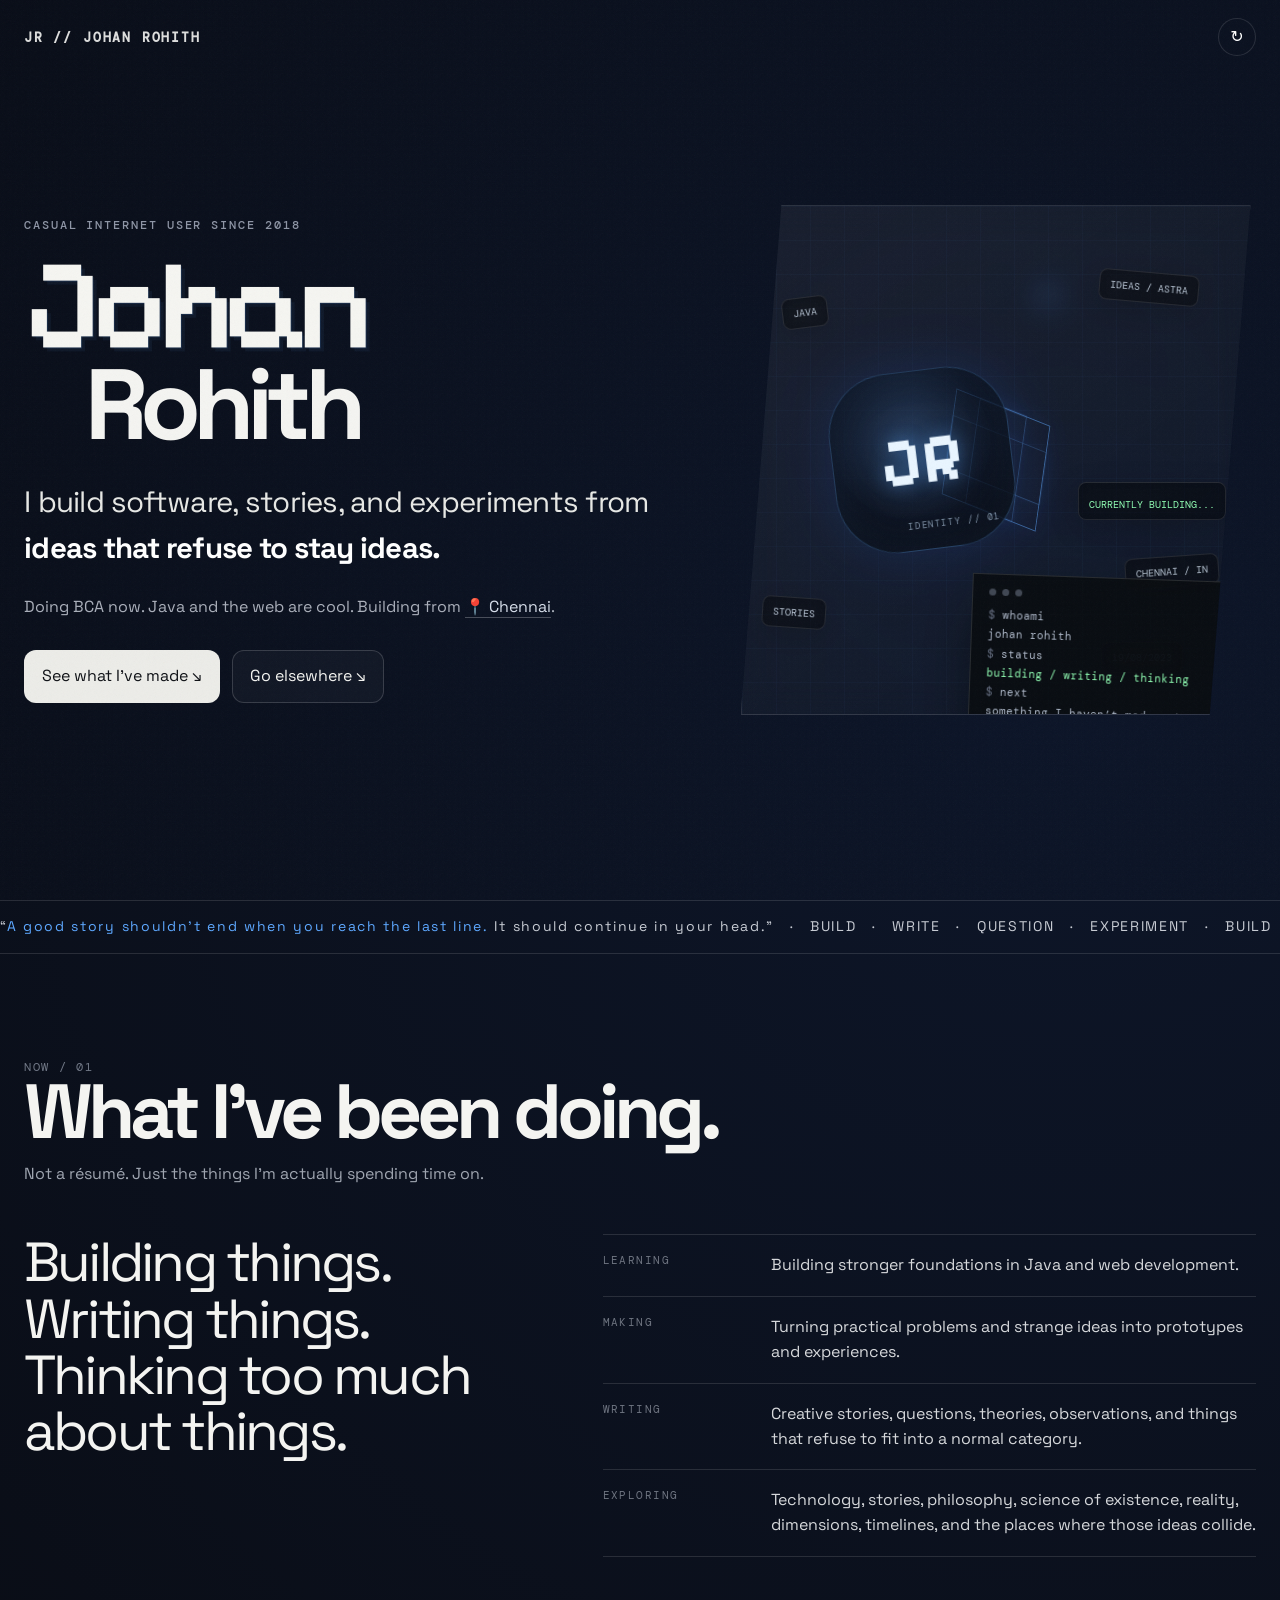
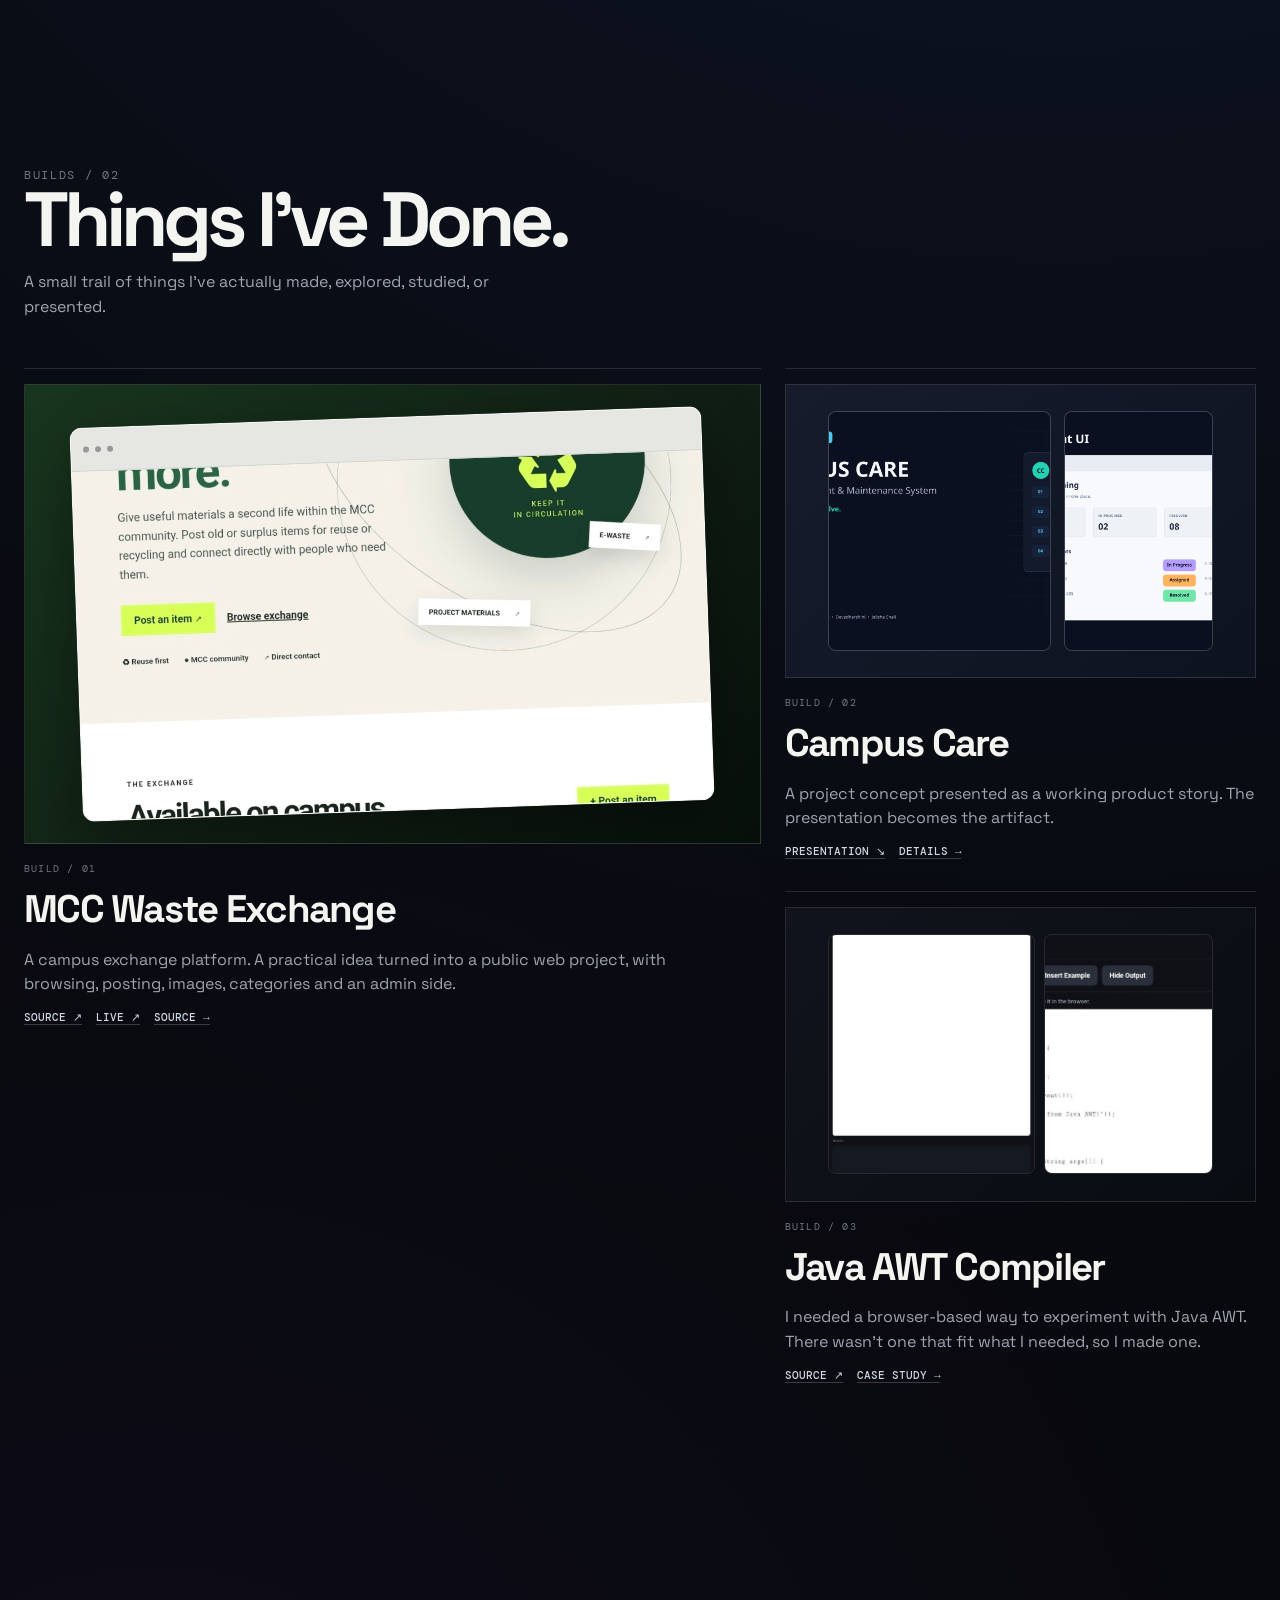
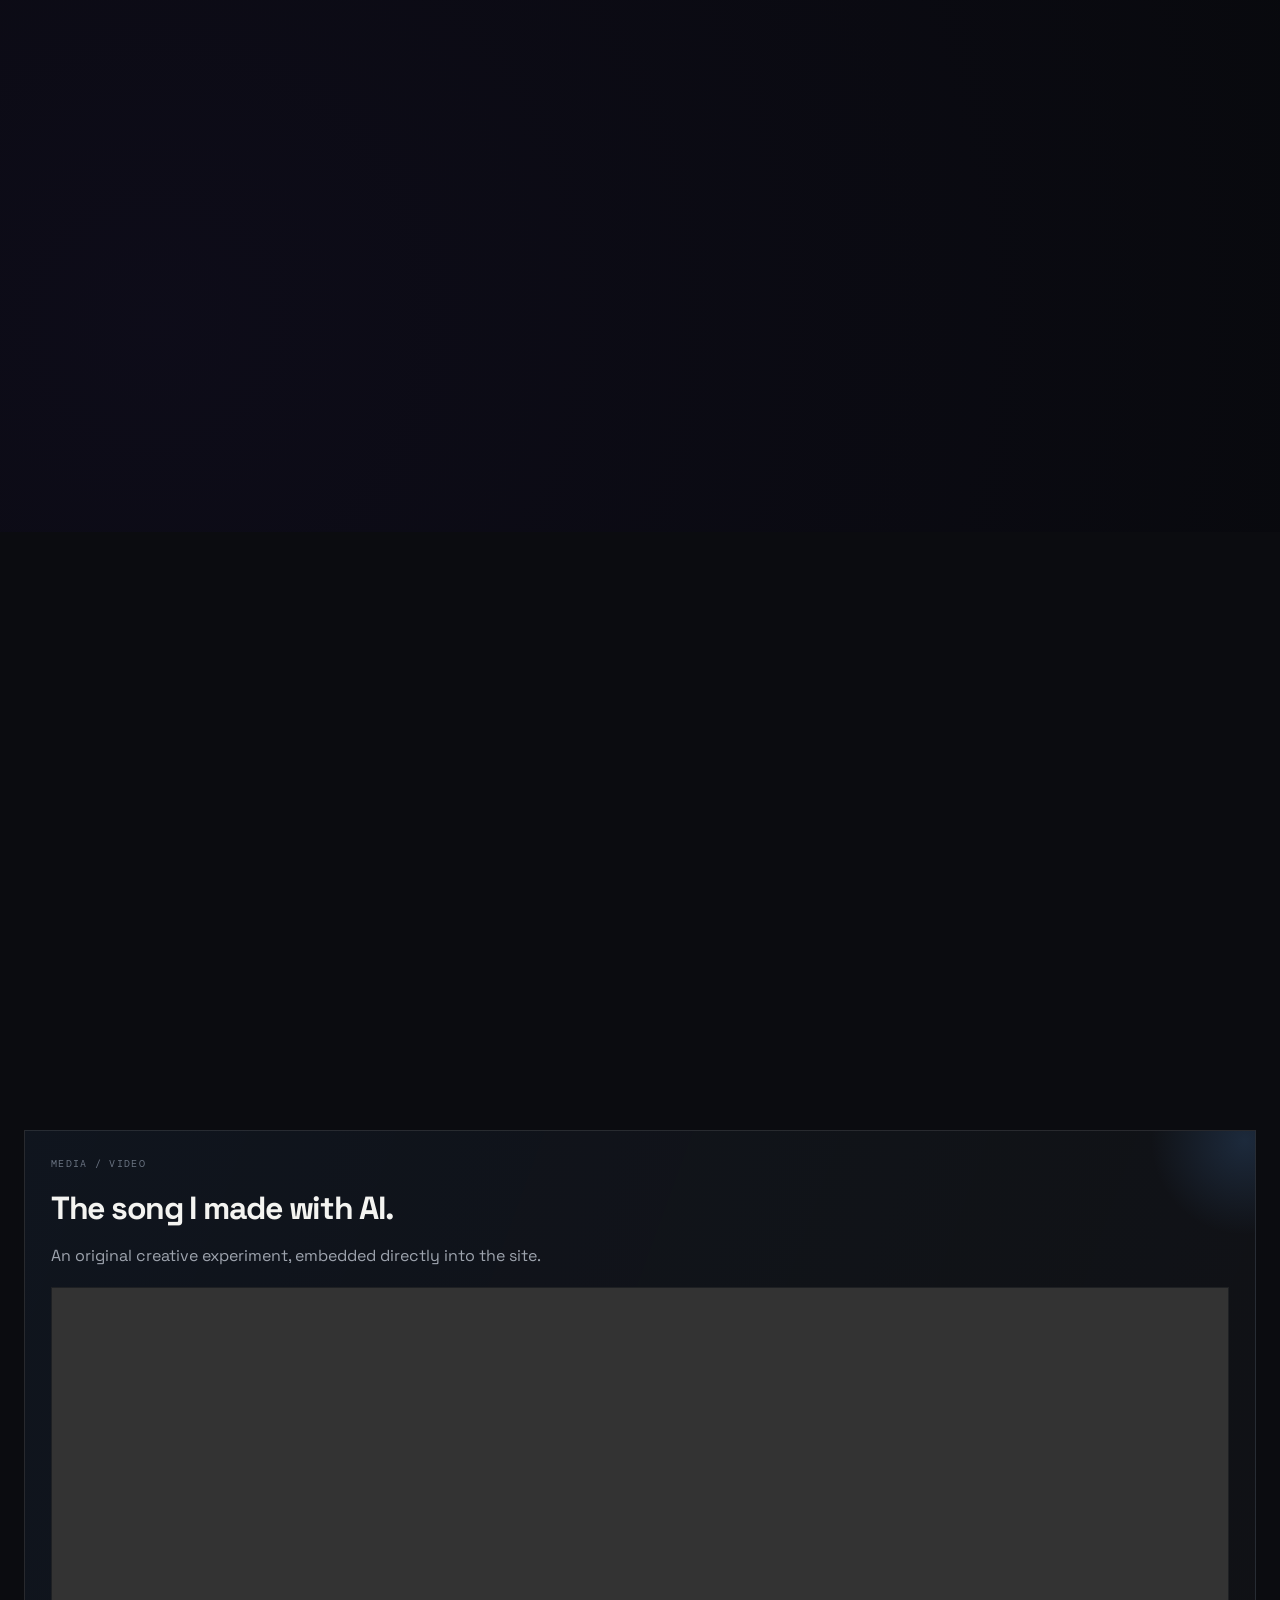
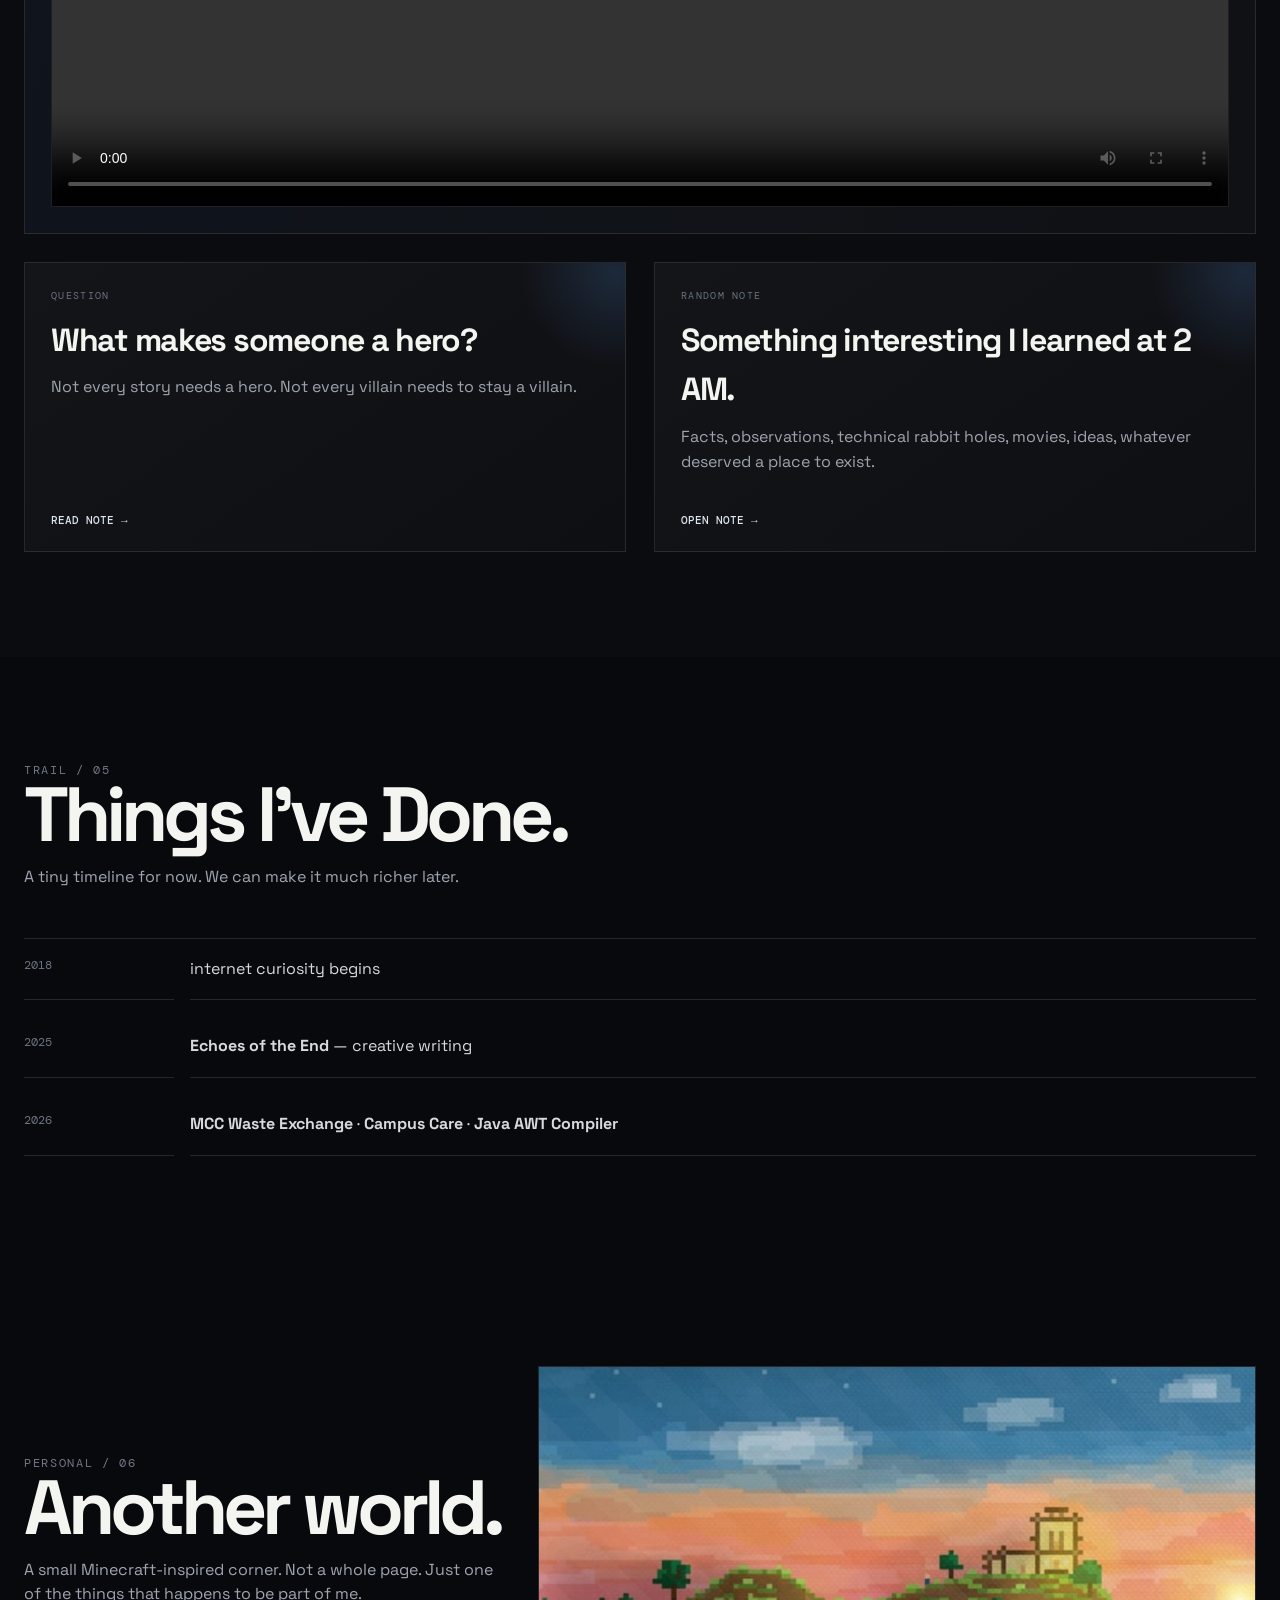
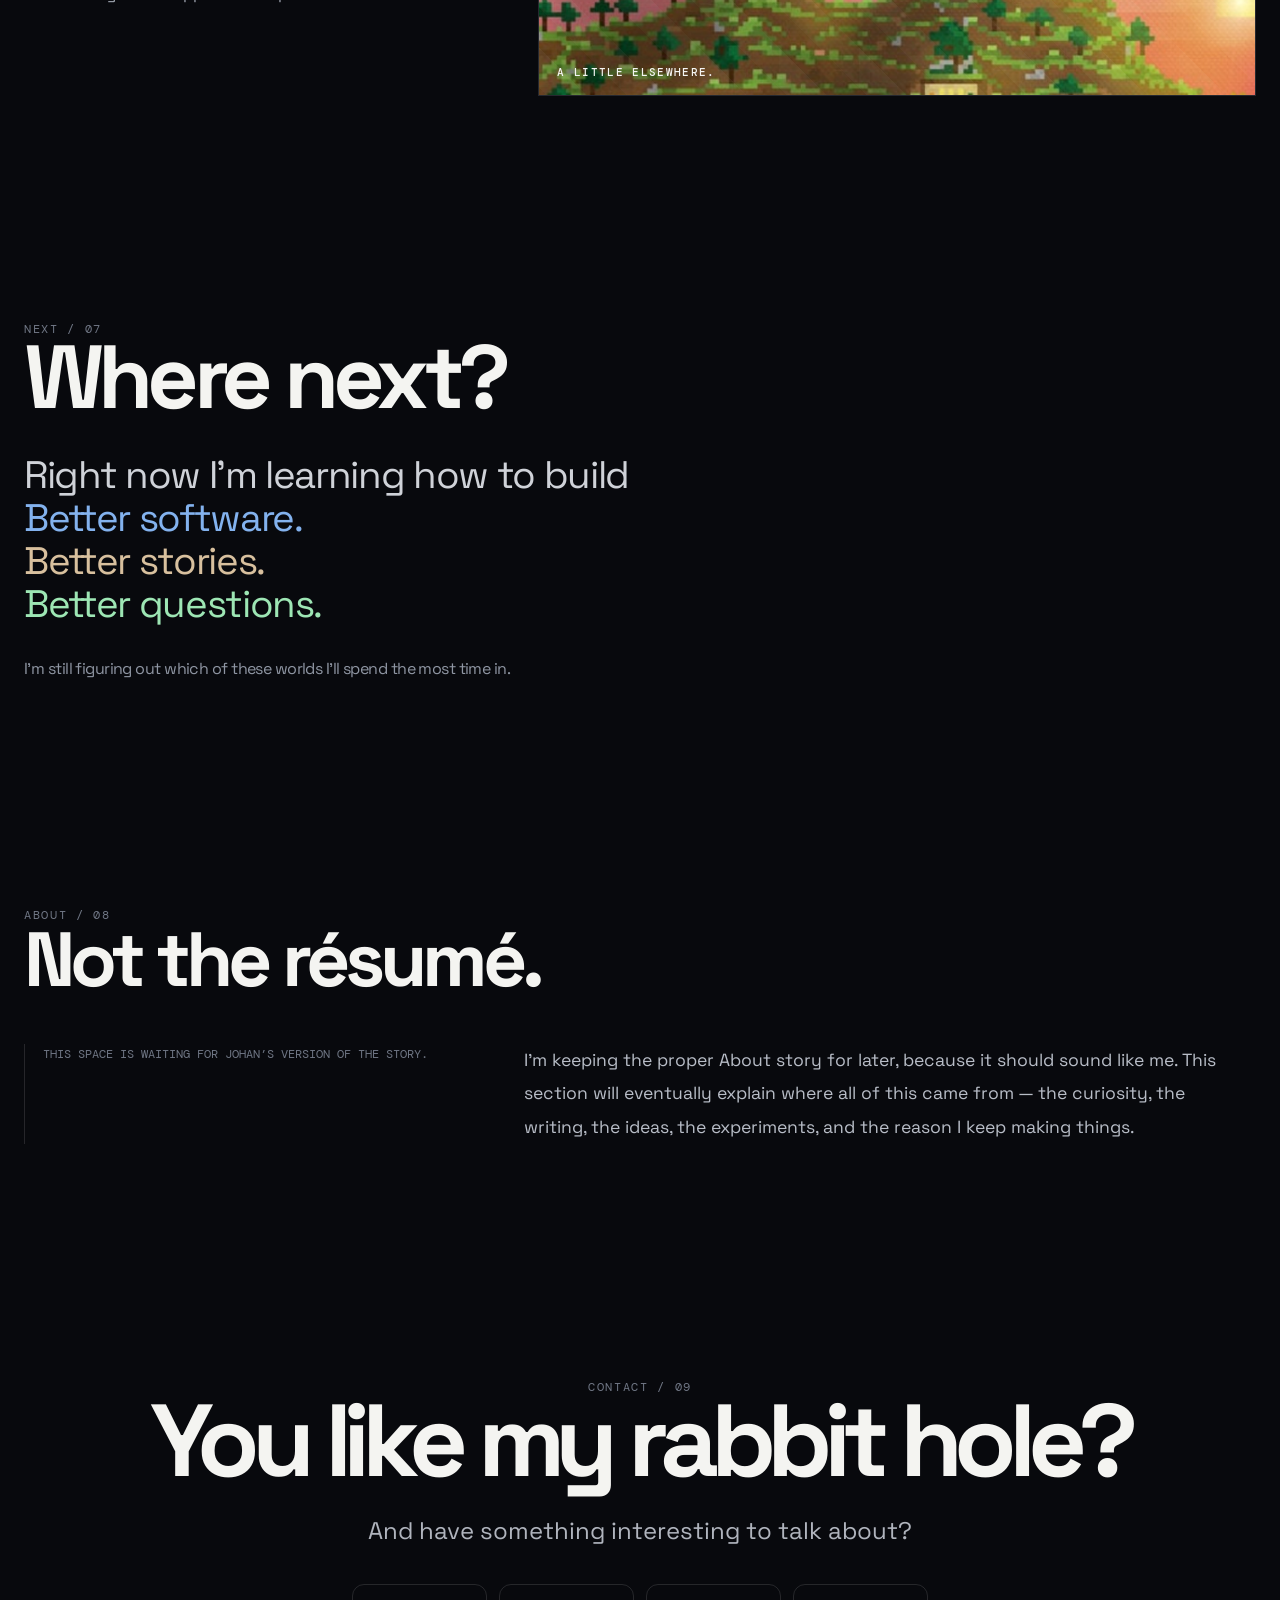
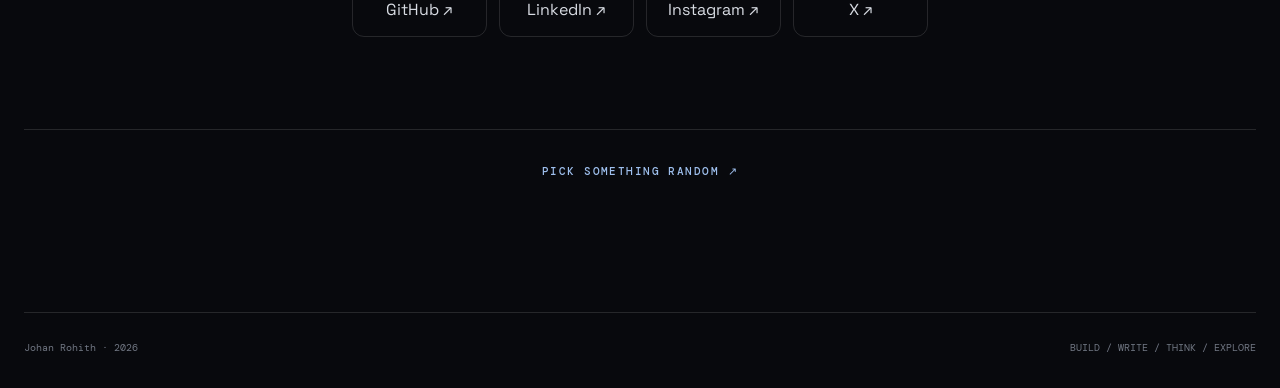
<file: johan-personal-v0-updated.html>
<!doctype html>
<html lang="en">
<head>
<meta charset="utf-8" />
<meta name="viewport" content="width=device-width, initial-scale=1" />
<meta content="A personal space of Johan Rohith for the things built, stories written, questions explored, and ideas that refuse to stay ideas." name="description"/>
<meta property="og:image" content="https://johanrohith.me/og-image.png">
<meta property="og:image:width" content="1200">
<meta property="og:image:height" content="630">
<meta property="og:image:type" content="image/png">
<meta property="og:image:alt" content="Johan Rohith">
<link rel="icon" type="image/png" href="favicon.png">
<title>Johan Rohith</title>
<style>
@import url('https://fonts.googleapis.com/css2?family=DM+Mono:wght@300;400;500&family=Pixelify+Sans:wght@400;500;600;700&family=Space+Grotesk:wght@400;500;600;700&display=swap');
:root{
  --bg:#08090d; --paper:#eeece6; --muted:#a1a5ae; --ink:#111318;
  --line:rgba(255,255,255,.12); --blue:#5ea8ff; --blue2:#2c6eff;
  --green:#91ffb4; --warm:#d5b48b; --max:1280px;
}
*{box-sizing:border-box;margin:0;padding:0}
html{scroll-behavior:smooth;background:var(--bg)}
body{background:radial-gradient(circle at 83% 8%,rgba(42,91,191,.16),transparent 28%),radial-gradient(circle at 12% 42%,rgba(69,42,145,.09),transparent 25%),var(--bg);color:#f4f4f1;font-family:"Space Grotesk",system-ui,sans-serif;line-height:1.55;overflow-x:hidden}
a{color:inherit;text-decoration:none}
button{font:inherit}
::selection{background:rgba(94,168,255,.25)}

.progress{position:fixed;top:0;left:0;height:2px;width:0;background:linear-gradient(90deg,var(--blue2),#9bd1ff);z-index:1000}
.noise{position:fixed;inset:0;pointer-events:none;opacity:.035;background-image:url("data:image/svg+xml,%3Csvg xmlns='http://www.w3.org/2000/svg' width='160' height='160' viewBox='0 0 160 160'%3E%3Cfilter id='n'%3E%3CfeTurbulence baseFrequency='.85' numOctaves='2' stitchTiles='stitch'/%3E%3C/filter%3E%3Crect width='100%25' height='100%25' filter='url(%23n)'/%3E%3C/svg%3E");z-index:999}
.container{width:min(calc(100% - 48px),var(--max));margin:0 auto}
.topbar{position:fixed;top:0;left:0;right:0;z-index:50;padding:18px 24px;display:flex;justify-content:space-between;align-items:center;mix-blend-mode:screen;pointer-events:none}
.topbar a,.topbar button{pointer-events:auto}
.mark{font:600 13px "DM Mono",monospace;letter-spacing:.14em;opacity:.9}
.refresh{border:1px solid var(--line);background:rgba(0,0,0,.22);color:#fff;border-radius:999px;width:38px;height:38px;cursor:pointer;backdrop-filter:blur(12px);transition:.25s;position:relative}
.refresh:hover{transform:rotate(180deg);border-color:rgba(94,168,255,.6);box-shadow:0 0 30px rgba(94,168,255,.17)}

section{position:relative}
.hero{min-height:100svh;display:flex;align-items:center;padding:110px 0 90px}
.hero-grid{display:grid;grid-template-columns:1.12fr .88fr;gap:48px;align-items:center}
.hero-copy{position:relative;z-index:2}
.kicker{font:500 12px "DM Mono",monospace;letter-spacing:.16em;text-transform:uppercase;color:#8f96a6;margin-bottom:20px}
.name{font-family:"Pixelify Sans",monospace;font-size:clamp(4rem,10vw,9.8rem);font-weight:600;line-height:.82;letter-spacing:-.07em;display:flex;flex-direction:column;text-transform:none}
.name .pixel{color:#f5f5f1;text-shadow:1px 1px 0 rgba(94,168,255,.15),4px 4px 0 rgba(94,168,255,.06)}
.name .editorial{font-family:"Space Grotesk",sans-serif;font-weight:700;font-size:.78em;letter-spacing:-.08em;margin-left:4.8vw;margin-top:.06em}
.hero-line{font-size:clamp(1.3rem,2.3vw,2rem);max-width:760px;margin-top:34px;letter-spacing:-.025em;color:#e7e8e5}
.hero-line strong{color:#fff}
.meta{margin-top:24px;color:#abb0bb;font-size:1rem}
.meta a{color:#d7deea;border-bottom:1px solid rgba(255,255,255,.25)}
.ctas{display:flex;gap:12px;flex-wrap:wrap;margin-top:30px}
.cta{padding:13px 17px;border:1px solid rgba(255,255,255,.16);border-radius:12px;background:rgba(255,255,255,.03);transition:.2s}
.cta:hover{transform:translateY(-2px);border-color:rgba(94,168,255,.55);background:rgba(94,168,255,.06)}
.cta.primary{background:#ecece8;color:#101217;border-color:transparent}

.hero-art{position:relative;min-height:540px;display:flex;align-items:center;justify-content:center}
.orbit{position:absolute;width:440px;height:440px;border:1px solid rgba(94,168,255,.17);border-radius:50%;transform:rotate(16deg);animation:orbit 28s linear infinite}
.orbit:before,.orbit:after{content:"";position:absolute;border-radius:50%;background:var(--blue);box-shadow:0 0 20px rgba(94,168,255,.8)}
.orbit:before{width:8px;height:8px;top:42px;left:50%}.orbit:after{width:5px;height:5px;bottom:62px;right:50px}
.identity{position:relative;width:min(100%,510px);aspect-ratio:1/1;border:1px solid rgba(255,255,255,.11);background:linear-gradient(145deg,rgba(255,255,255,.06),rgba(255,255,255,.015));backdrop-filter:blur(14px);overflow:hidden;clip-path:polygon(8% 0,100% 0,92% 100%,0 100%);display:flex;align-items:center;justify-content:center}
.identity:before{content:"";position:absolute;inset:0;background:linear-gradient(120deg,transparent 45%,rgba(94,168,255,.08) 49%,transparent 52%);transform:translateX(-120%);animation:sweep 8s ease-in-out infinite}
.identity-grid{position:absolute;inset:0;background-image:linear-gradient(rgba(94,168,255,.08) 1px,transparent 1px),linear-gradient(90deg,rgba(94,168,255,.08) 1px,transparent 1px);background-size:34px 34px;opacity:.4}
.avatar-glyph{width:180px;height:180px;border-radius:34%;border:1px solid rgba(94,168,255,.28);background:radial-gradient(circle at 45% 38%,rgba(94,168,255,.22),rgba(10,16,28,.72) 56%,rgba(8,9,13,.94));box-shadow:0 0 60px rgba(44,110,255,.15),inset 0 0 40px rgba(94,168,255,.08);display:grid;place-items:center;transform:rotate(-7deg);z-index:2}
.avatar-glyph::before{content:"JR";font:700 68px/1 "Pixelify Sans",monospace;letter-spacing:.02em;color:#e9f5ff;text-shadow:0 0 18px rgba(94,168,255,.45)}
.avatar-glyph::after{content:"IDENTITY // 01";position:absolute;bottom:18px;right:18px;font:400 9px "DM Mono",monospace;letter-spacing:.18em;color:#8294a9}
.sticker{position:absolute;font:400 10px "DM Mono",monospace;color:#b9c6d5;border:1px solid rgba(255,255,255,.1);background:rgba(2,5,8,.55);backdrop-filter:blur(8px);padding:8px 10px;border-radius:8px;z-index:3;box-shadow:0 8px 30px rgba(0,0,0,.18)}
.sticker.java{left:8%;top:18%;transform:rotate(-7deg)}.sticker.astra{right:10%;top:13%;transform:rotate(5deg)}.sticker.story{left:4%;bottom:17%;transform:rotate(4deg)}.sticker.chennai{right:6%;bottom:25%;transform:rotate(-4deg)}.sticker.date{right:13%;bottom:8%;color:#7fa1c5}.sticker.build{left:13%;top:8%;color:var(--green)}
.tesseract{position:absolute;left:50%;top:50%;width:116px;height:116px;transform:translate(-50%,-50%) rotateX(18deg) rotateY(35deg) rotateZ(9deg);transform-style:preserve-3d;z-index:1;opacity:.5;animation:float 5s ease-in-out infinite}
.tesseract i{position:absolute;inset:0;border:1px solid #5ea8ff;box-shadow:0 0 22px rgba(44,110,255,.12);transform-style:preserve-3d}
.tesseract i:nth-child(2){transform:rotateY(60deg)}.tesseract i:nth-child(3){transform:rotateX(60deg)}
.terminal{position:absolute;right:-20px;bottom:-26px;width:300px;border:1px solid rgba(255,255,255,.12);background:#0a0d12ee;box-shadow:0 30px 60px rgba(0,0,0,.4);padding:14px 16px;z-index:5;transform:rotate(2deg);backdrop-filter:blur(10px)}
.term-head{display:flex;gap:6px;margin-bottom:10px}.dot{width:7px;height:7px;border-radius:50%;background:#414854}.term-body{font:400 11px/1.75 "DM Mono",monospace;color:#aeb9c9}.term-body .ok{color:var(--green)}.term-body .dim{color:#667083}

.scroll-note{font:400 12px "DM Mono",monospace;letter-spacing:.14em;color:#6d7582;text-transform:uppercase;padding:24px 0 30px;border-top:1px solid var(--line)}
.marquee{overflow:hidden;border-top:1px solid var(--line);border-bottom:1px solid var(--line);white-space:nowrap}
.marquee-track{display:inline-block;min-width:max-content;padding:15px 0;animation:marquee 30s linear infinite;font-size:14px;letter-spacing:.12em;color:#c7cbd3}
.marquee em{font-style:normal;color:var(--blue)}

.section{padding:105px 0}
.section-head{display:flex;justify-content:space-between;align-items:flex-end;gap:30px;margin-bottom:48px}
.index{font:400 12px "DM Mono",monospace;color:#707785;letter-spacing:.14em;text-transform:uppercase}
.title{font-size:clamp(2.7rem,6vw,6rem);letter-spacing:-.065em;line-height:.95}
.subtitle{max-width:490px;color:#9fa5b0;margin-top:14px}

.now{display:grid;grid-template-columns:.9fr 1.1fr;gap:44px}
.now-big{font-size:clamp(2rem,4.3vw,4.6rem);line-height:1.02;letter-spacing:-.05em}
.now-list{display:grid;gap:0;border-top:1px solid var(--line)}
.now-row{display:grid;grid-template-columns:150px 1fr;gap:18px;padding:18px 0;border-bottom:1px solid var(--line)}
.now-row span{font:400 11px "DM Mono",monospace;color:#6e7480;text-transform:uppercase;letter-spacing:.13em}.now-row p{color:#d6d8db}

.build-grid{display:grid;grid-template-columns:1.22fr .78fr;gap:24px;align-items:stretch}
.build{border-top:1px solid var(--line);padding-top:15px;position:relative}
.build.large{grid-row:span 2}
.visual{aspect-ratio:16/10;position:relative;overflow:hidden;border:1px solid rgba(255,255,255,.11);background:#0d1017}
.visual::after{content:"";position:absolute;inset:0;background:linear-gradient(120deg,transparent 48%,rgba(255,255,255,.07) 50%,transparent 52%);transform:translateX(-140%);transition:transform .8s}
.build:hover .visual::after{transform:translateX(140%)}
.visual.exchange{background:linear-gradient(135deg,#18361f,#112014 55%,#07100b)}
.visual.campus{background:linear-gradient(135deg,#171c2d,#0e1320)}
.visual.compiler{background:linear-gradient(135deg,#11141c,#090c11)}
.mock-browser{position:absolute;inset:7% 7%;border:1px solid rgba(255,255,255,.16);background:#f4f5f1;color:#111;border-radius:12px;box-shadow:0 24px 60px rgba(0,0,0,.35);overflow:hidden;transform:rotate(-2deg);transition:.35s}
.build:hover .mock-browser{transform:rotate(0) translateY(-5px)}
.browser-bar{height:11%;background:#e6e7e2;border-bottom:1px solid #d3d4ce;display:flex;align-items:center;gap:6px;padding:0 12px}.browser-dot{width:6px;height:6px;border-radius:50%;background:#999}.mock-content{padding:18px}.mock-nav{display:flex;justify-content:space-between;font-weight:700;font-size:12px;margin-bottom:17px}.mock-hero{font-size:29px;line-height:1;margin-bottom:10px}.mock-sub{font-size:9px;color:#70736d;max-width:280px}.mock-cards{display:grid;grid-template-columns:repeat(3,1fr);gap:8px;margin-top:16px}.mock-card{height:80px;border:1px solid #d7d8d2;border-radius:7px;background:#fff;position:relative}.mock-card::after{content:"";position:absolute;left:9px;right:9px;bottom:9px;height:5px;background:#d8dad5}
.campus-board{position:absolute;inset:9%;display:grid;grid-template-columns:1.2fr .8fr;gap:13px}.slide{border:1px solid rgba(255,255,255,.15);background:rgba(255,255,255,.04);padding:16px;border-radius:8px}.slide h4{font-size:22px;margin-bottom:8px}.slide p{font-size:9px;color:#aeb7c8}.slide-lines{margin-top:18px;display:grid;gap:7px}.slide-lines i{display:block;height:6px;background:rgba(255,255,255,.12);border-radius:3px}.slide-lines i:nth-child(1){width:80%}.slide-lines i:nth-child(2){width:62%}.slide-lines i:nth-child(3){width:72%}
.compiler-ui{position:absolute;inset:9%;display:grid;grid-template-columns:1fr .82fr;gap:9px}.code,.output{border:1px solid rgba(255,255,255,.12);background:#080b10;padding:14px;font:400 9px/1.7 "DM Mono",monospace;border-radius:8px}.code{color:#b9d8ff}.output{color:#96d6a8}.code b{color:#82b8ff}.output b{color:#fff}
.build-info{padding:18px 0 8px}.build-num{font:400 10px "DM Mono",monospace;color:#707785;letter-spacing:.12em}.build h3{font-size:clamp(1.8rem,3vw,3rem);letter-spacing:-.045em;margin-top:4px}.build p{color:#9ea4ae;max-width:690px;margin-top:9px}.build-links{display:flex;gap:14px;margin-top:13px;font:500 11px "DM Mono",monospace;color:#ced6e1}.build-links a{border-bottom:1px solid rgba(255,255,255,.2)}

.elsewhere{background:#0b0c10}
.else-grid{display:grid;grid-template-columns:1fr 1fr;gap:28px}
.note{border:1px solid rgba(255,255,255,.1);background:linear-gradient(145deg,rgba(255,255,255,.035),rgba(255,255,255,.012));padding:26px;min-height:290px;position:relative;overflow:hidden;transition:.3s}
.note:hover{transform:translateY(-4px);border-color:rgba(94,168,255,.35)}
.note::before{content:"";position:absolute;width:190px;height:190px;border-radius:50%;right:-85px;top:-85px;background:radial-gradient(circle,rgba(94,168,255,.16),transparent 70%)}
.note-meta{font:400 10px "DM Mono",monospace;color:#697280;letter-spacing:.13em;text-transform:uppercase}.note h3{font-size:2rem;letter-spacing:-.04em;margin-top:14px;max-width:520px}.note p{color:#9ea4ae;margin-top:10px;max-width:530px}.note a{position:absolute;left:26px;bottom:24px;font:500 11px "DM Mono",monospace;color:#dce4ee}.note.wide{grid-column:span 2;min-height:220px;background:linear-gradient(110deg,rgba(94,168,255,.06),rgba(255,255,255,.018))}

.mind{padding:120px 0 100px}
.mind-grid{display:grid;grid-template-columns:1.1fr .9fr;gap:44px;align-items:start}
.manifesto{font-size:clamp(2rem,4.6vw,5.3rem);line-height:1.02;letter-spacing:-.055em}.manifesto span{color:var(--blue)}
.pills{display:grid;gap:10px}.pill{border:1px solid var(--line);padding:12px 15px;font:400 11px "DM Mono",monospace;color:#b8bec8}.pill strong{color:#f1f2ef;font-weight:500}
.quote-strip{margin-top:72px;border-left:2px solid var(--blue);padding:18px 0 18px 22px;color:#dfe3e8;max-width:800px;font-size:1.25rem}

.trail{display:grid;grid-template-columns:150px 1fr;gap:16px;border-top:1px solid var(--line)}
.trail-item{display:contents}.trail-year,.trail-desc{padding:18px 0;border-bottom:1px solid var(--line)}.trail-year{font:400 12px "DM Mono",monospace;color:#6c7380}.trail-desc{color:#d7d9dd}

.minecraft{display:grid;grid-template-columns:.8fr 1.2fr;gap:36px;align-items:center}.voxel{height:330px;position:relative;overflow:hidden;border:1px solid rgba(255,255,255,.1);background:linear-gradient(#83b6e2 0 46%,#5c9a4c 46% 67%,#6c4f33 67%);image-rendering:pixelated}.voxel:before{content:"";position:absolute;inset:0;background:linear-gradient(45deg,rgba(255,255,255,.09) 25%,transparent 25% 50%,rgba(255,255,255,.05) 50% 75%,transparent 75%);background-size:80px 80px;opacity:.45}.block{position:absolute;width:74px;height:74px;background:#6ba04d;box-shadow:inset 0 0 0 1px rgba(0,0,0,.12),8px 8px 0 rgba(0,0,0,.12)}.b1{left:13%;bottom:18%}.b2{left:30%;bottom:33%;background:#8b643e;transform:rotate(45deg) scale(.9)}.b3{right:20%;bottom:25%;background:#7aa75c}.b4{right:8%;top:18%;width:48px;height:48px;background:#5d8c45}.voxel-label{position:absolute;left:18px;bottom:16px;font:500 11px "DM Mono",monospace;color:#f5f5f3;letter-spacing:.12em}

.next{padding:120px 0}.next-copy{max-width:920px}.next h2{font-size:clamp(3rem,7vw,7.3rem);letter-spacing:-.065em;line-height:.9}.next p{font-size:clamp(1.5rem,3vw,3rem);line-height:1.12;letter-spacing:-.035em;margin-top:35px}.next p span{display:block;color:#cfd2d8}.next p span:nth-child(2){color:#83b2ee}.next p span:nth-child(3){color:#d8c09e}.next p span:nth-child(4){color:#9de6b4}.next .soft{font-size:1rem;line-height:1.7;color:#8f96a3;max-width:650px;margin-top:30px}

.about{display:grid;grid-template-columns:.75fr 1.25fr;gap:60px}.about-copy{font-size:1.1rem;line-height:1.9;color:#b8bdc7;max-width:720px}.about-note{font:400 12px/1.8 "DM Mono",monospace;color:#6f7684;border-left:1px solid var(--line);padding-left:18px}
.contact{padding:130px 0 90px;text-align:center}.contact h2{font-size:clamp(3.5rem,8vw,8rem);letter-spacing:-.08em;line-height:.9}.contact p{font-size:clamp(1.15rem,2vw,1.5rem);color:#b0b4bd;margin:25px auto 35px}.contact-links{display:flex;justify-content:center;gap:12px;flex-wrap:wrap}.contact-links a{min-width:135px;padding:13px 15px;border:1px solid var(--line);border-radius:12px;color:#d8dce3;transition:.2s}.contact-links a:hover{border-color:rgba(94,168,255,.55);transform:translateY(-2px)}
.random{margin-top:92px;border-top:1px solid var(--line);padding-top:28px}.random button{border:0;background:none;color:#9ebfed;cursor:pointer;font:500 11px "DM Mono",monospace;letter-spacing:.13em;text-transform:uppercase}.random-result{margin-top:14px;color:#dadde2;min-height:25px}
footer{border-top:1px solid var(--line);padding:28px 0 34px;color:#707682;font:400 10px "DM Mono",monospace;display:flex;justify-content:space-between;gap:15px}

.reveal{opacity:0;transform:translateY(18px);transition:opacity .75s ease,transform .75s ease}.reveal.in{opacity:1;transform:none}
@keyframes orbit{to{transform:rotate(376deg)}}
@keyframes float{0%,100%{transform:translate(-50%,-50%) rotateX(18deg) rotateY(35deg) translateY(0)}50%{transform:translate(-50%,-50%) rotateX(18deg) rotateY(35deg) translateY(-12px)}}
@keyframes sweep{0%,45%{transform:translateX(-120%)}75%,100%{transform:translateX(120%)}}
@keyframes marquee{to{transform:translateX(-50%)}}

@media(max-width:980px){.hero-grid,.now,.mind-grid,.minecraft,.about{grid-template-columns:1fr}.hero-art{min-height:520px;order:-1}.build-grid{grid-template-columns:1fr}.build.large{grid-row:auto}.else-grid{grid-template-columns:1fr}.note.wide{grid-column:span 1}.terminal{right:-6px;bottom:-18px}.orbit{width:360px;height:360px}}
@media(max-width:650px){.container{width:min(calc(100% - 28px),var(--max))}.topbar{padding:12px 14px}.hero{padding-top:90px}.hero-grid{gap:18px}.name{font-size:clamp(3.35rem,18vw,6rem)}.name .editorial{margin-left:7vw}.hero-art{min-height:410px}.identity{width:100%}.avatar-glyph{width:130px;height:130px}.avatar-glyph::before{font-size:50px}.tesseract{width:90px;height:90px}.terminal{width:245px;font-size:10px}.sticker{font-size:9px;padding:6px 8px}.section,.mind,.next{padding:82px 0}.title{font-size:2.7rem}.section-head{display:block}.subtitle{margin-top:16px}.now-row{grid-template-columns:110px 1fr}.mock-hero{font-size:21px}.mock-cards{gap:4px}.mock-card{height:60px}.campus-board,.compiler-ui{inset:7%}.campus-board{grid-template-columns:1fr}.campus-board .slide:nth-child(2){display:none}.compiler-ui{grid-template-columns:1fr}.compiler-ui .output{display:none}.minecraft .voxel{height:250px}.contact{padding:90px 0 70px}footer{display:block}footer span{display:block;margin-top:8px}}
</style>
</head>
<body>
<div class="progress" id="progress"></div><div class="noise"></div>
<div class="topbar"><div class="mark">JR // JOHAN ROHITH</div><button class="refresh" id="refresh" aria-label="Refresh visual state">↻</button></div>

<header class="hero" id="home">
  <div class="container hero-grid">
    <div class="hero-copy reveal">
      <div class="kicker">casual internet user since 2018</div>
      <div class="name"><span class="pixel">Johan</span><span class="editorial">Rohith</span></div>
      <p class="hero-line">I build software, stories, and experiments from <strong>ideas that refuse to stay ideas.</strong></p>
      <p class="meta">Doing BCA now. Java and the web are cool. Building from <a href="https://www.google.com/maps/search/?api=1&query=Chennai" target="_blank" rel="noopener">📍 Chennai</a>.</p>
      <div class="ctas"><a class="cta primary" href="#builds">See what I’ve made ↘</a><a class="cta" href="#elsewhere">Go elsewhere ↘</a></div>
    </div>
    <div class="hero-art reveal">
      <div class="orbit"></div>
      <div class="identity">
        <div class="identity-grid"></div>
        <div class="tesseract"><i></i><i></i><i></i></div>
        <div class="avatar-glyph" aria-label="Abstract digital identity mark"></div>
        <div class="sticker build">CURRENTLY BUILDING...</div>
        <div class="sticker java">JAVA</div><div class="sticker astra">IDEAS / ASTRA</div>
        <div class="sticker story">STORIES</div><div class="sticker chennai">CHENNAI / IN</div><div class="sticker date">19/08/2023</div>
        <div class="terminal">
          <div class="term-head"><span class="dot"></span><span class="dot"></span><span class="dot"></span></div>
          <div class="term-body"><div><span class="dim">$</span> whoami</div><div>johan rohith</div><div><span class="dim">$</span> status</div><div class="ok">building / writing / thinking</div><div><span class="dim">$</span> next</div><div>something I haven’t made yet.</div></div>
        </div>
      </div>
    </div>
  </div>
</header>

<div class="marquee"><div class="marquee-track">“<em>A good story shouldn’t end when you reach the last line.</em> It should continue in your head.”　·　BUILD　·　WRITE　·　QUESTION　·　EXPERIMENT　·　BUILD　·　WRITE　·　QUESTION　·　EXPERIMENT　·　</div></div>

<section class="section" id="now"><div class="container">
  <div class="section-head reveal"><div><div class="index">NOW / 01</div><h2 class="title">What I’ve been doing.</h2><p class="subtitle">Not a résumé. Just the things I’m actually spending time on.</p></div></div>
  <div class="now reveal">
    <div class="now-big">Building things.<br>Writing things.<br>Thinking too much<br>about things.</div>
    <div class="now-list">
      <div class="now-row"><span>learning</span><p>Building stronger foundations in Java and web development.</p></div>
      <div class="now-row"><span>making</span><p>Turning practical problems and strange ideas into prototypes and experiences.</p></div>
      <div class="now-row"><span>writing</span><p>Creative stories, questions, theories, observations, and things that refuse to fit into a normal category.</p></div>
      <div class="now-row"><span>exploring</span><p>Technology, stories, philosophy, science of existence, reality, dimensions, timelines, and the places where those ideas collide.</p></div>
    </div>
  </div>
</div></section>

<section class="section" id="builds"><div class="container">
  <div class="section-head reveal"><div><div class="index">BUILDS / 02</div><h2 class="title">Things I’ve Done.</h2><p class="subtitle">A small trail of things I’ve actually made, explored, studied, or presented.</p></div></div>
  <div class="build-grid">
    <article class="build large reveal">
      <div class="visual exchange"><div class="mock-browser"><div class="browser-bar"><span class="browser-dot"></span><span class="browser-dot"></span><span class="browser-dot"></span></div><div class="mock-content" style="padding:0;height:89%;overflow:hidden;"><img src="assets/mcc-waste-exchange/mcc-hero.jpg" alt="MCC Waste Exchange homepage" style="width:100%;height:100%;object-fit:cover;display:block;"></div></div></div>
      <div class="build-info"><div class="build-num">BUILD / 01</div><h3>MCC Waste Exchange</h3><p>A campus exchange platform. A practical idea turned into a public web project, with browsing, posting, images, categories and an admin side.</p><div class="build-links"><a href="https://github.com/johanrohith/mcc-waste-exchange" target="_blank" rel="noopener">SOURCE ↗</a><a href="https://johanrohith.github.io/mcc-waste-exchange/" target="_blank" rel="noopener">LIVE ↗</a><a href="https://github.com/johanrohith/java-compiler" target="_blank" rel="noopener">SOURCE →</a></div></div>
    </article>
    <article class="build reveal">
      <div class="visual campus"><div class="campus-board"><div class="slide" style="padding:0;overflow:hidden;"><img src="assets/campus-care/slides/cover.png" alt="Campus Care presentation cover" style="width:100%;height:100%;object-fit:cover;display:block;"></div><div class="slide" style="padding:0;overflow:hidden;"><img src="assets/campus-care/slides/slide-16.png" alt="Campus Care student interface preview" style="width:100%;height:100%;object-fit:cover;display:block;"></div></div></div>
      <div class="build-info"><div class="build-num">BUILD / 02</div><h3>Campus Care</h3><p>A project concept presented as a working product story. The presentation becomes the artifact.</p><div class="build-links"><a href="downloads/Campus-Care.pptx">PRESENTATION ↘</a><a href="downloads/Campus-Care.pptx">DETAILS →</a></div></div>
    </article>
    <article class="build reveal">
      <div class="visual compiler"><div class="compiler-ui"><div class="code" style="padding:0;overflow:hidden;"><img src="assets/java-awt-compiler/java-awt-compiler-empty.jpg" alt="Java AWT Compiler editor" style="width:100%;height:100%;object-fit:cover;display:block;"></div><div class="output" style="padding:0;overflow:hidden;"><img src="assets/java-awt-compiler/java-awt-compiler-running.jpg" alt="Java AWT Compiler running an AWT program" style="width:100%;height:100%;object-fit:cover;display:block;"></div></div></div>
      <div class="build-info"><div class="build-num">BUILD / 03</div><h3>Java AWT Compiler</h3><p>I needed a browser-based way to experiment with Java AWT. There wasn’t one that fit what I needed, so I made one.</p><div class="build-links"><a href="https://github.com/johanrohith/java-compiler" target="_blank" rel="noopener">SOURCE ↗</a><a href="#" onclick="return false">CASE STUDY →</a></div></div>
    </article>
  </div>
</div></section>

<section class="mind" id="mind"><div class="container">
  <div class="section-head reveal"><div><div class="index">MIND / 03</div><h2 class="title">My Mind.</h2><p class="subtitle">A visual map of the ideas I keep coming back to.</p></div></div>
  <div class="mind-grid reveal">
    <div class="manifesto">Coming later.<br><br><span>Visuals</span> will do the talking here.</div>
    <div><div class="quote-strip">My dimensions, timelines, universes and reality thought experiments — shown as diagrams and visual models.</div></div>
  </div>
</div></section>

<section class="section elsewhere" id="elsewhere"><div class="container">
  <div class="section-head reveal"><div><div class="index">ELSEWHERE / 04</div><h2 class="title">Elsewhere.</h2><p class="subtitle">A home for the things that don’t belong anywhere else.</p></div></div>
  <div class="else-grid">
    <article class="note reveal"><div class="note-meta">STORY / LITERATURE</div><h3>Echoes of the End</h3><p>A literature-style long-form story set across Zinthara, Astralaya, Ashar, Rio, and the Unknown.</p><a href="pages/echoes-of-the-end.html">READ THE STORY →</a></article>
    <article class="note reveal"><div class="note-meta">THOUGHT EXPERIMENT</div><h3>4D → 5D / Timelines, universes, possibility.</h3><p>Your own diagrammed exploration of what multiple timelines and universes might look like as a conceptual model.</p><a href="#" onclick="return false">OPEN IDEA →</a></article>
    <article class="note wide reveal"><div class="note-meta">MEDIA / VIDEO</div><h3>The song I made with AI.</h3><p>An original creative experiment, embedded directly into the site.</p><video controls preload="metadata" playsinline style="display:block;width:100%;max-height:520px;margin-top:18px;border:1px solid rgba(255,255,255,.1);background:#05070a;"><source src="assets/elsewhere/ai-song.mp4" type="video/mp4">Your browser does not support embedded video.</video></article>
    <article class="note reveal"><div class="note-meta">QUESTION</div><h3>What makes someone a hero?</h3><p>Not every story needs a hero. Not every villain needs to stay a villain.</p><a href="#" onclick="return false">READ NOTE →</a></article>
    <article class="note reveal"><div class="note-meta">RANDOM NOTE</div><h3>Something interesting I learned at 2 AM.</h3><p>Facts, observations, technical rabbit holes, movies, ideas, whatever deserved a place to exist.</p><a href="#" onclick="return false">OPEN NOTE →</a></article>
  </div>
</div></section>

<section class="section"><div class="container">
  <div class="section-head reveal"><div><div class="index">TRAIL / 05</div><h2 class="title">Things I’ve Done.</h2><p class="subtitle">A tiny timeline for now. We can make it much richer later.</p></div></div>
  <div class="trail reveal">
    <div class="trail-item"><div class="trail-year">2018</div><div class="trail-desc">internet curiosity begins</div></div>
    <div class="trail-item"><div class="trail-year">2025</div><div class="trail-desc"><strong>Echoes of the End</strong> — creative writing</div></div>
    <div class="trail-item"><div class="trail-year">2026</div><div class="trail-desc"><strong>MCC Waste Exchange</strong> · <strong>Campus Care</strong> · <strong>Java AWT Compiler</strong></div></div>
  </div>
</div></section>

<section class="section"><div class="container minecraft reveal">
  <div><div class="index">PERSONAL / 06</div><h2 class="title">Another world.</h2><p class="subtitle">A small Minecraft-inspired corner. Not a whole page. Just one of the things that happens to be part of me.</p></div>
  <div class="voxel" style="background:#0d1017;"><img src="assets/minecraft/minecraft-artifact.png" alt="Pixel-art landscape with a small settlement at sunset" style="width:100%;height:100%;object-fit:cover;display:block;image-rendering:auto;"><div class="voxel-label">A LITTLE ELSEWHERE.</div></div>
</div></section>

<section class="next"><div class="container"><div class="next-copy reveal"><div class="index">NEXT / 07</div><h2>Where next?</h2><p><span>Right now I’m learning how to build</span><span>Better software.</span><span>Better stories.</span><span>Better questions.</span></p><p class="soft">I’m still figuring out which of these worlds I’ll spend the most time in.</p></div></div></section>

<section class="section" id="about"><div class="container"><div class="section-head reveal"><div><div class="index">ABOUT / 08</div><h2 class="title">Not the résumé.</h2></div></div><div class="about reveal"><div class="about-note">THIS SPACE IS WAITING FOR JOHAN’S VERSION OF THE STORY.</div><p class="about-copy">I’m keeping the proper About story for later, because it should sound like me. This section will eventually explain where all of this came from — the curiosity, the writing, the ideas, the experiments, and the reason I keep making things.</p></div></div></section>

<section class="contact" id="contact"><div class="container reveal"><div class="index">CONTACT / 09</div><h2>You like my rabbit hole?</h2><p>And have something interesting to talk about?</p><div class="contact-links"><a href="https://github.com/johanrohith" target="_blank" rel="noopener">GitHub ↗</a><a href="https://linkedin.com/in/johanrohith" target="_blank" rel="noopener">LinkedIn ↗</a><a href="https://instagram.com/johanrohith" target="_blank" rel="noopener">Instagram ↗</a><a href="https://x.com/johanrohith" target="_blank" rel="noopener">X ↗</a></div><div class="random"><button id="randomBtn">Pick something random ↗</button><div class="random-result" id="randomResult"></div></div></div></section>

<footer class="container"><span>Johan Rohith · 2026</span><span>BUILD / WRITE / THINK / EXPLORE</span></footer>

<script>
const progress=document.getElementById('progress');
window.addEventListener('scroll',()=>{const h=document.documentElement.scrollHeight-innerHeight;progress.style.width=(Math.max(0,Math.min(1,scrollY/h))*100)+'%'});
const io=new IntersectionObserver(entries=>entries.forEach(e=>e.isIntersecting&&e.target.classList.add('in')),{threshold:.08});document.querySelectorAll('.reveal').forEach(el=>io.observe(el));
const refresh=document.getElementById('refresh');
refresh.addEventListener('click',()=>{document.querySelector('.identity').animate([{transform:'scale(1)'},{transform:'scale(.97) rotate(.6deg)'},{transform:'scale(1)'}],{duration:650,easing:'cubic-bezier(.2,.8,.2,1)'});document.querySelector('.terminal').animate([{transform:'rotate(2deg)'},{transform:'rotate(-1deg)'},{transform:'rotate(2deg)'}],{duration:650});});
const randomItems=['Echoes of the End','the 4D → 5D idea','a weird technical experiment','a question about heroes and villains','something from Elsewhere','a future project that does not exist yet'];
document.getElementById('randomBtn').addEventListener('click',()=>{const t=randomItems[Math.floor(Math.random()*randomItems.length)];document.getElementById('randomResult').textContent='→ '+t;});
</script>
</body></html>
</file>
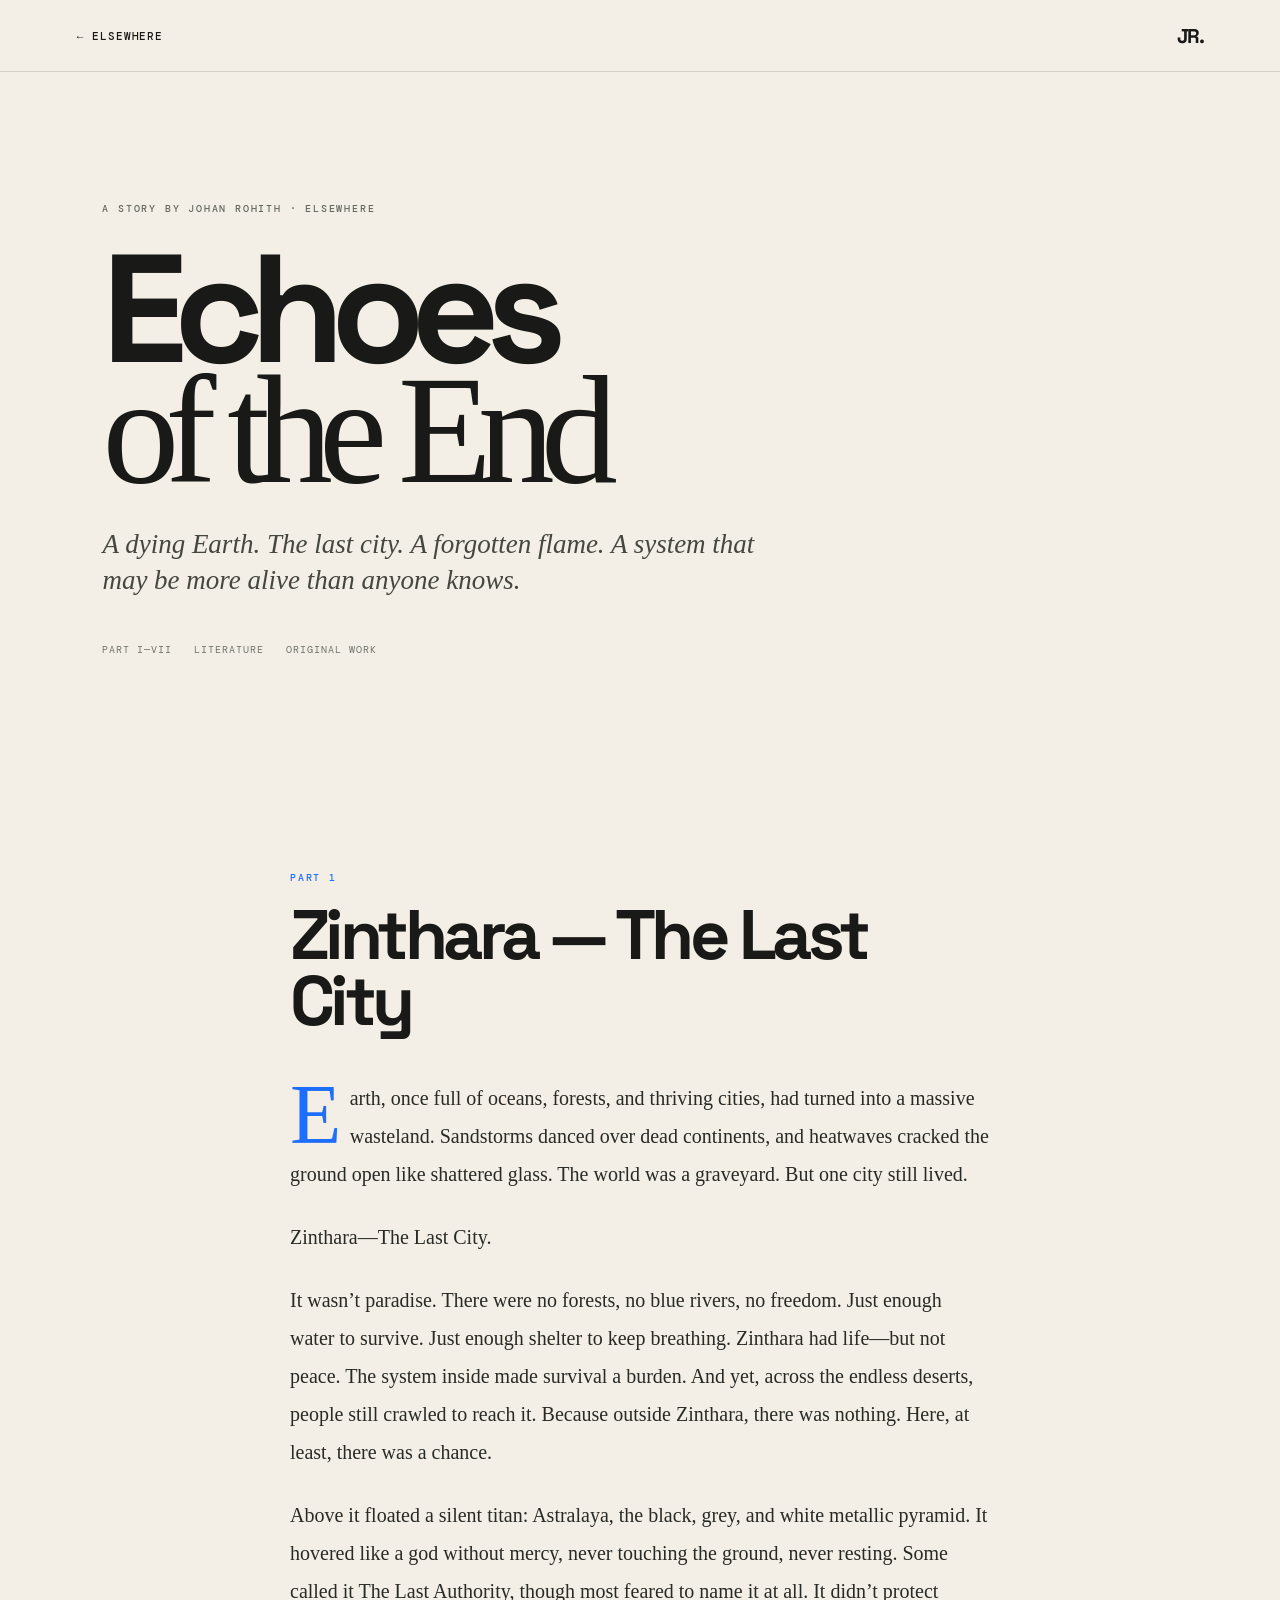
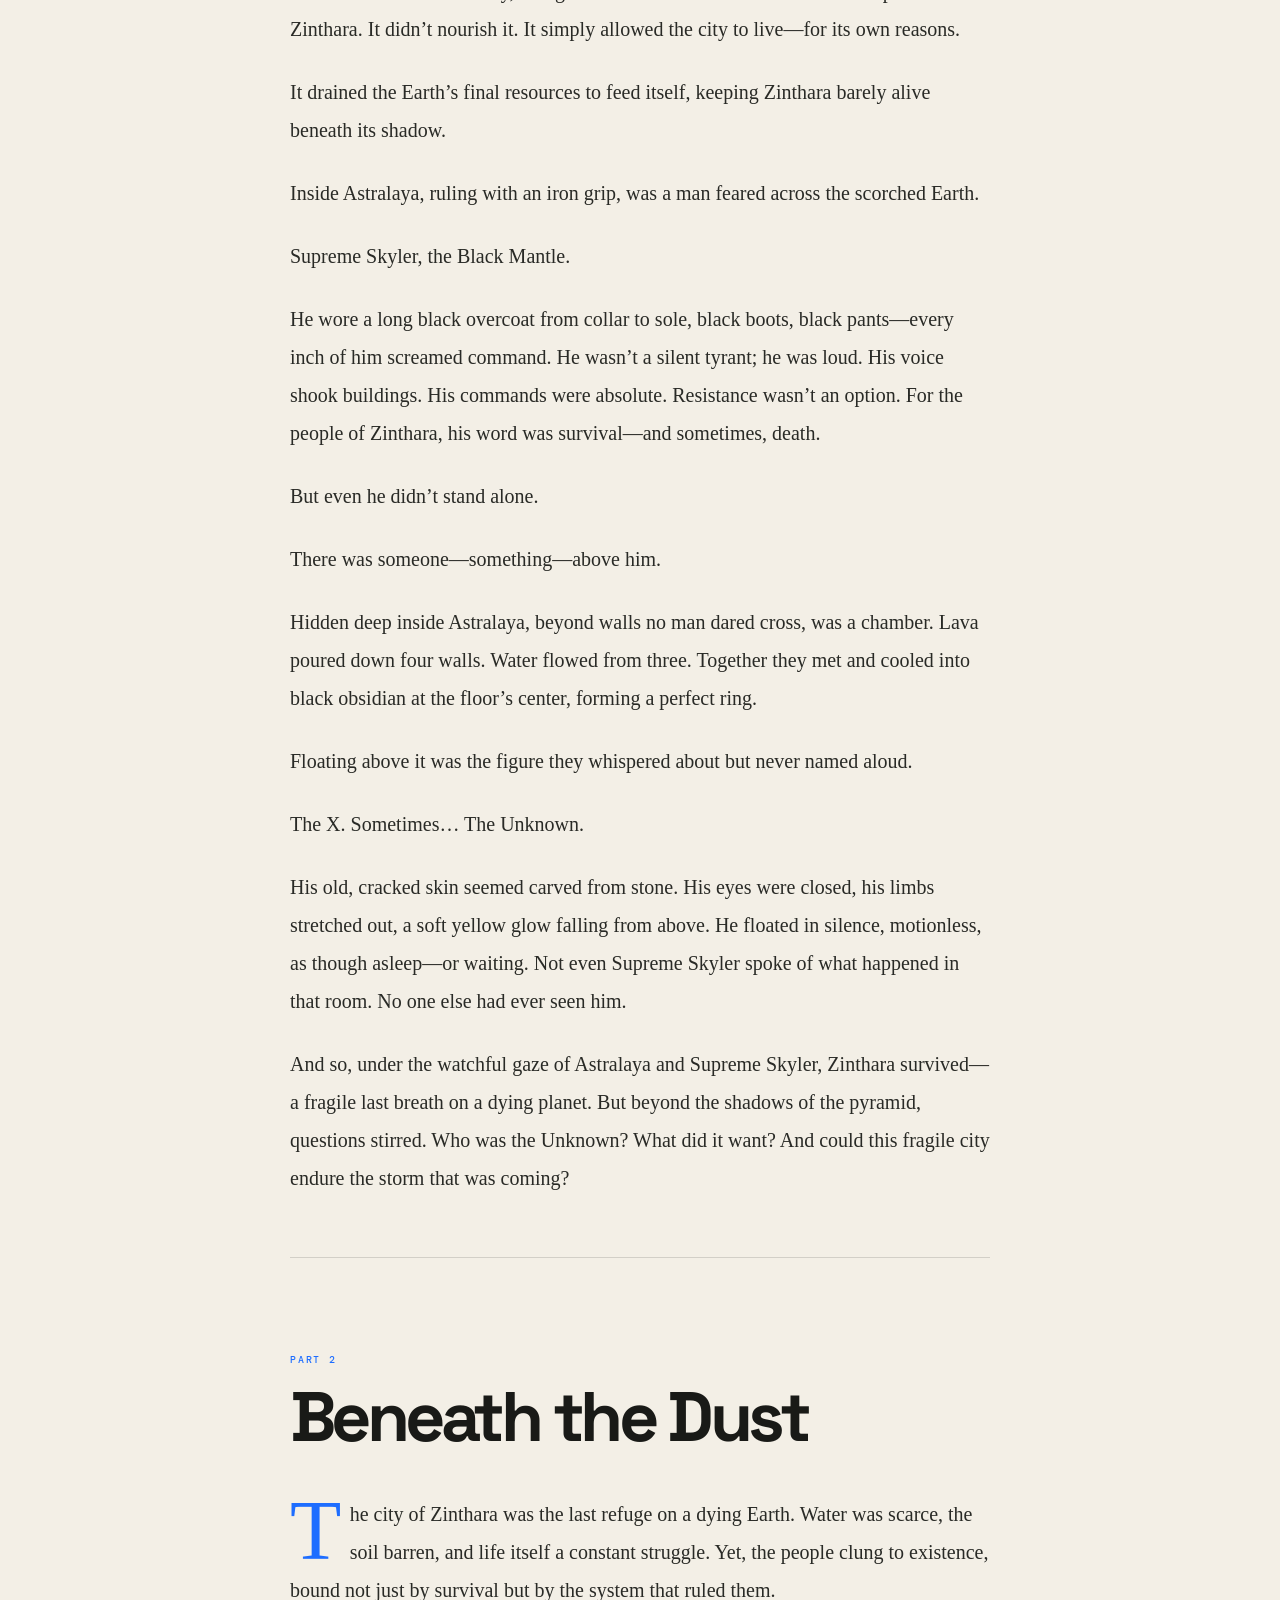
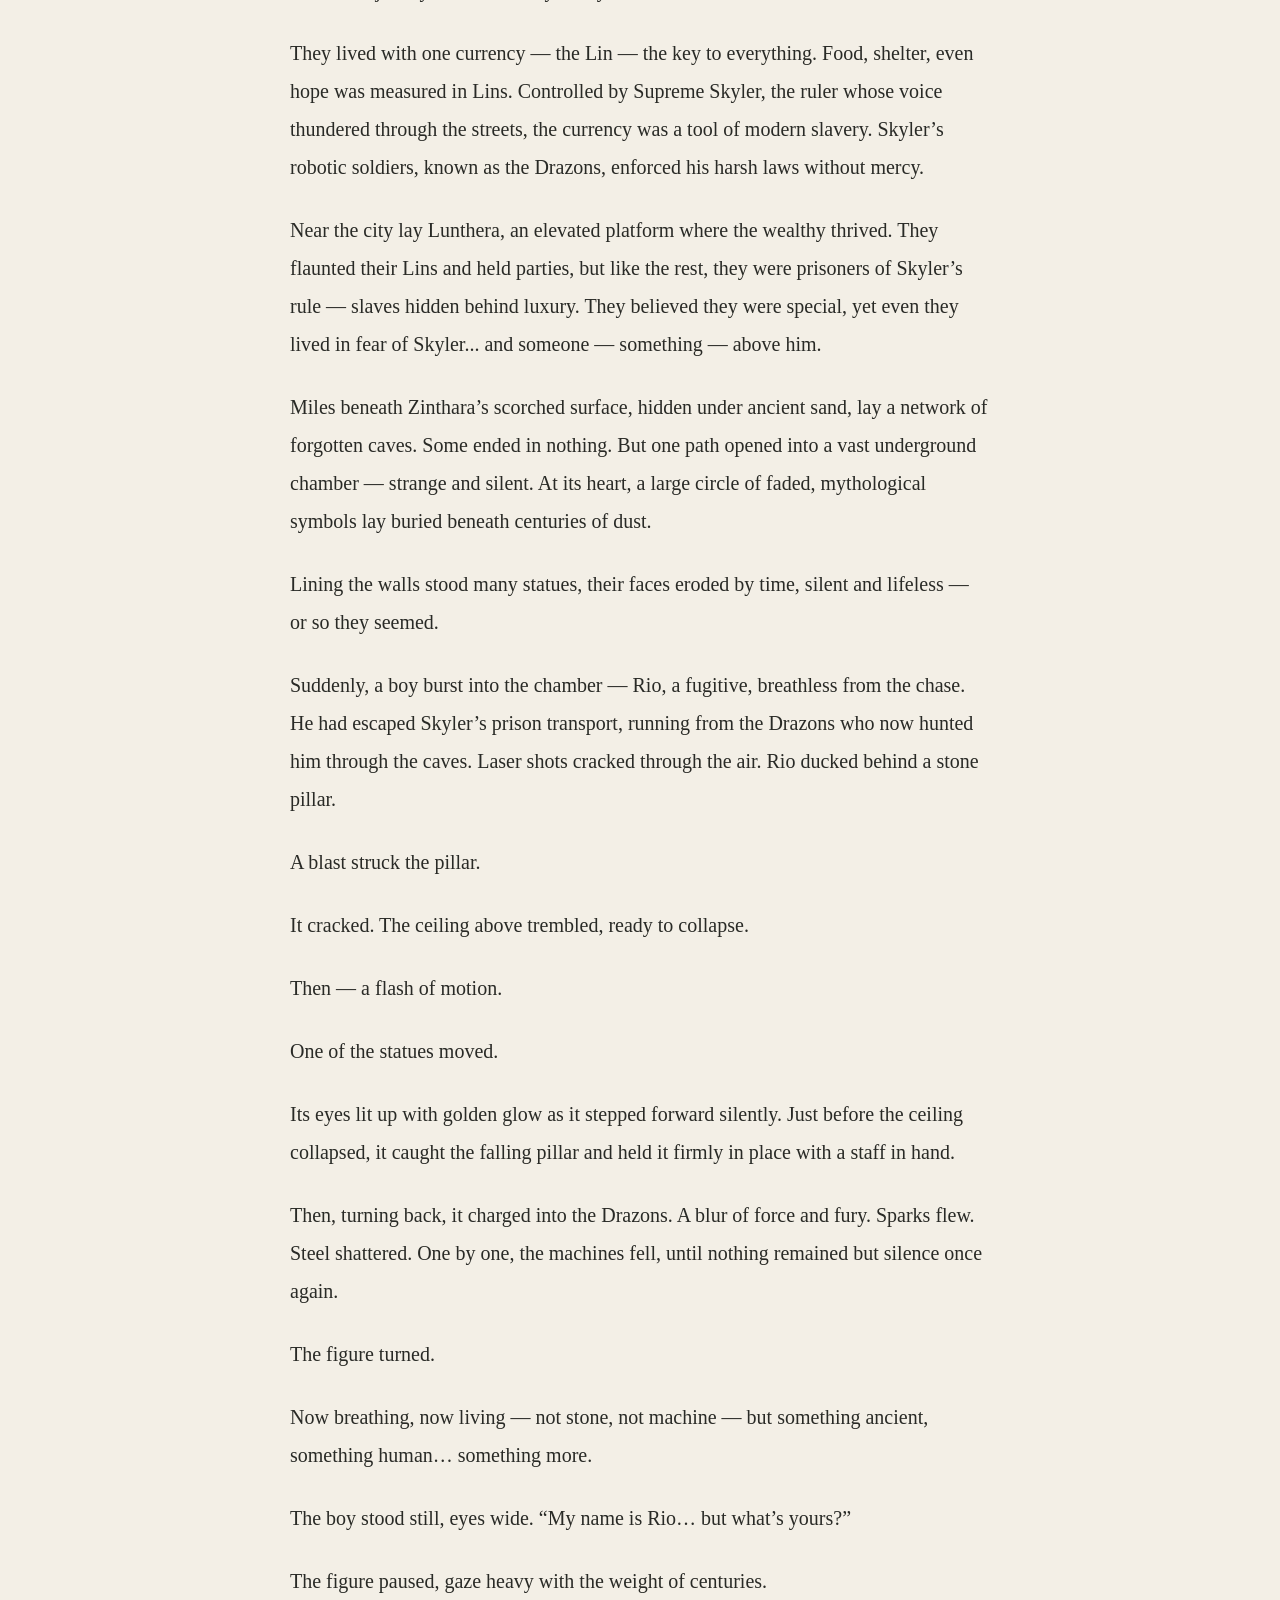
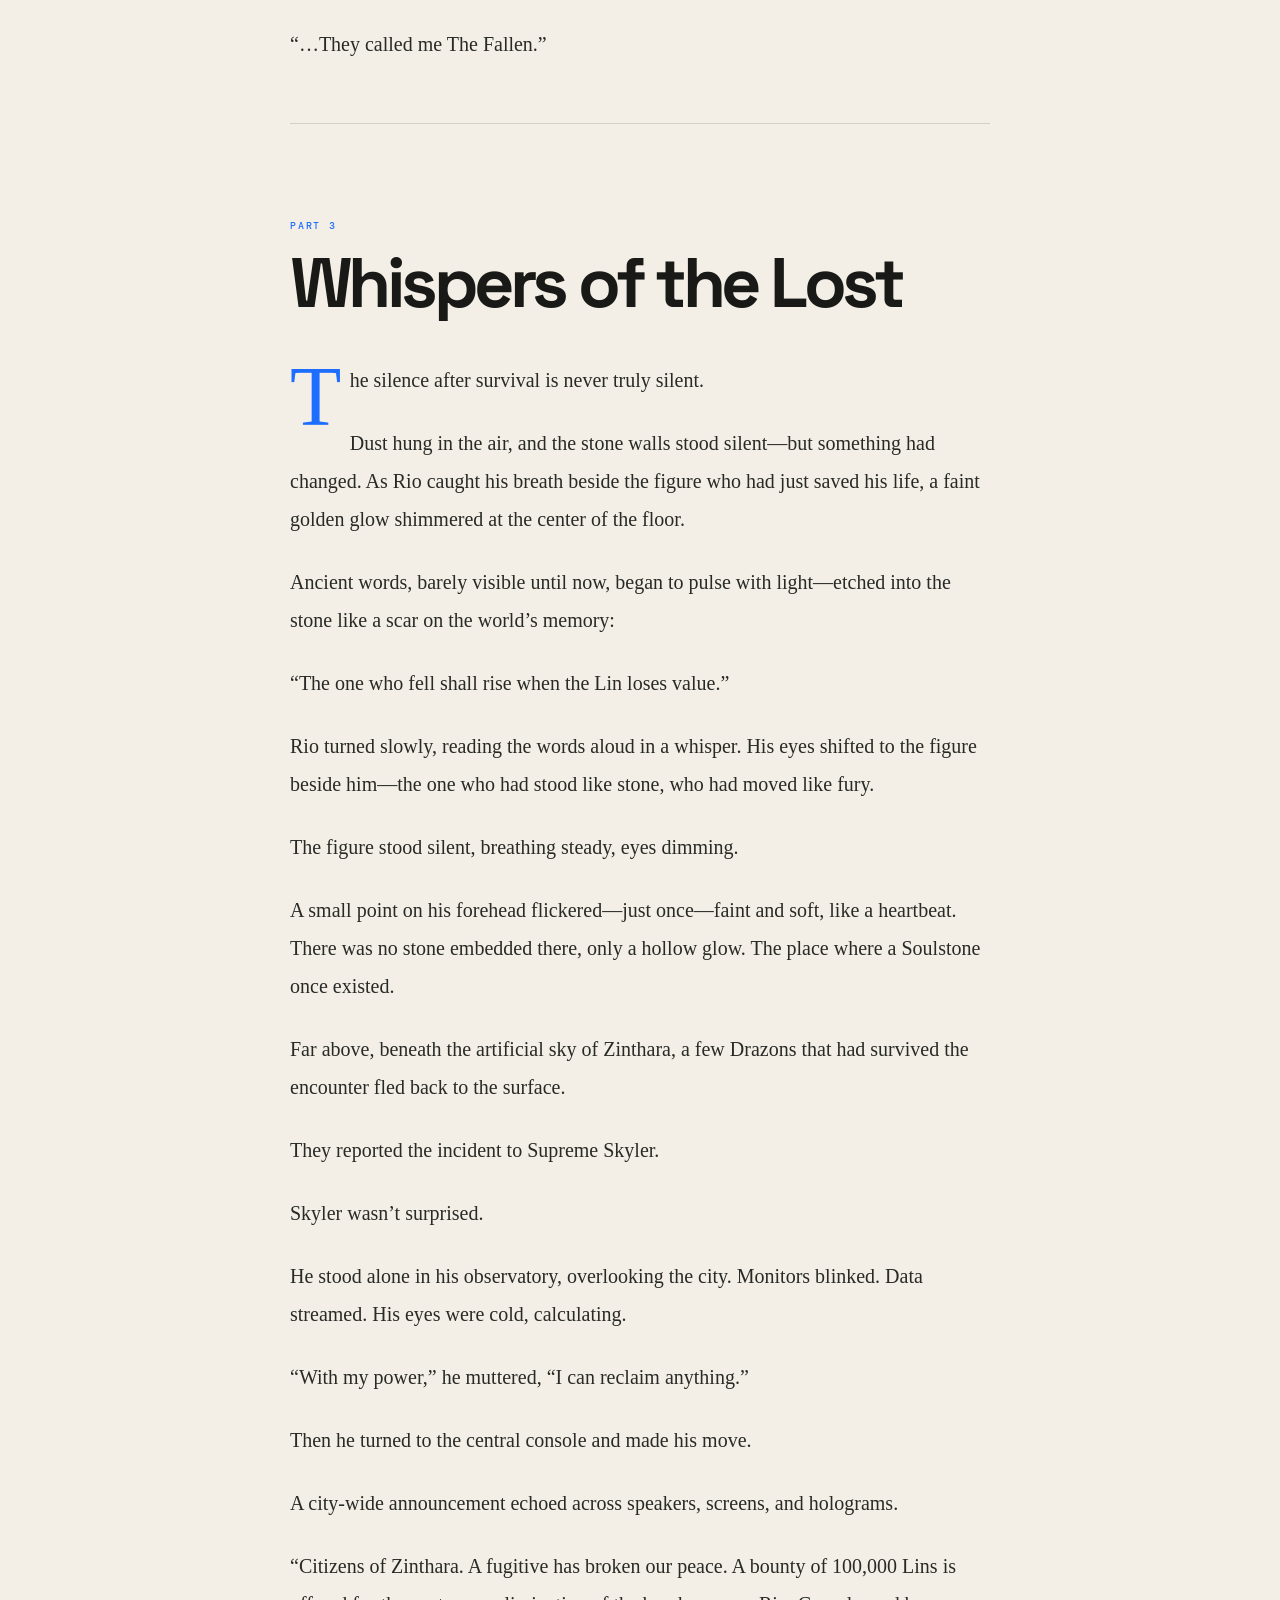
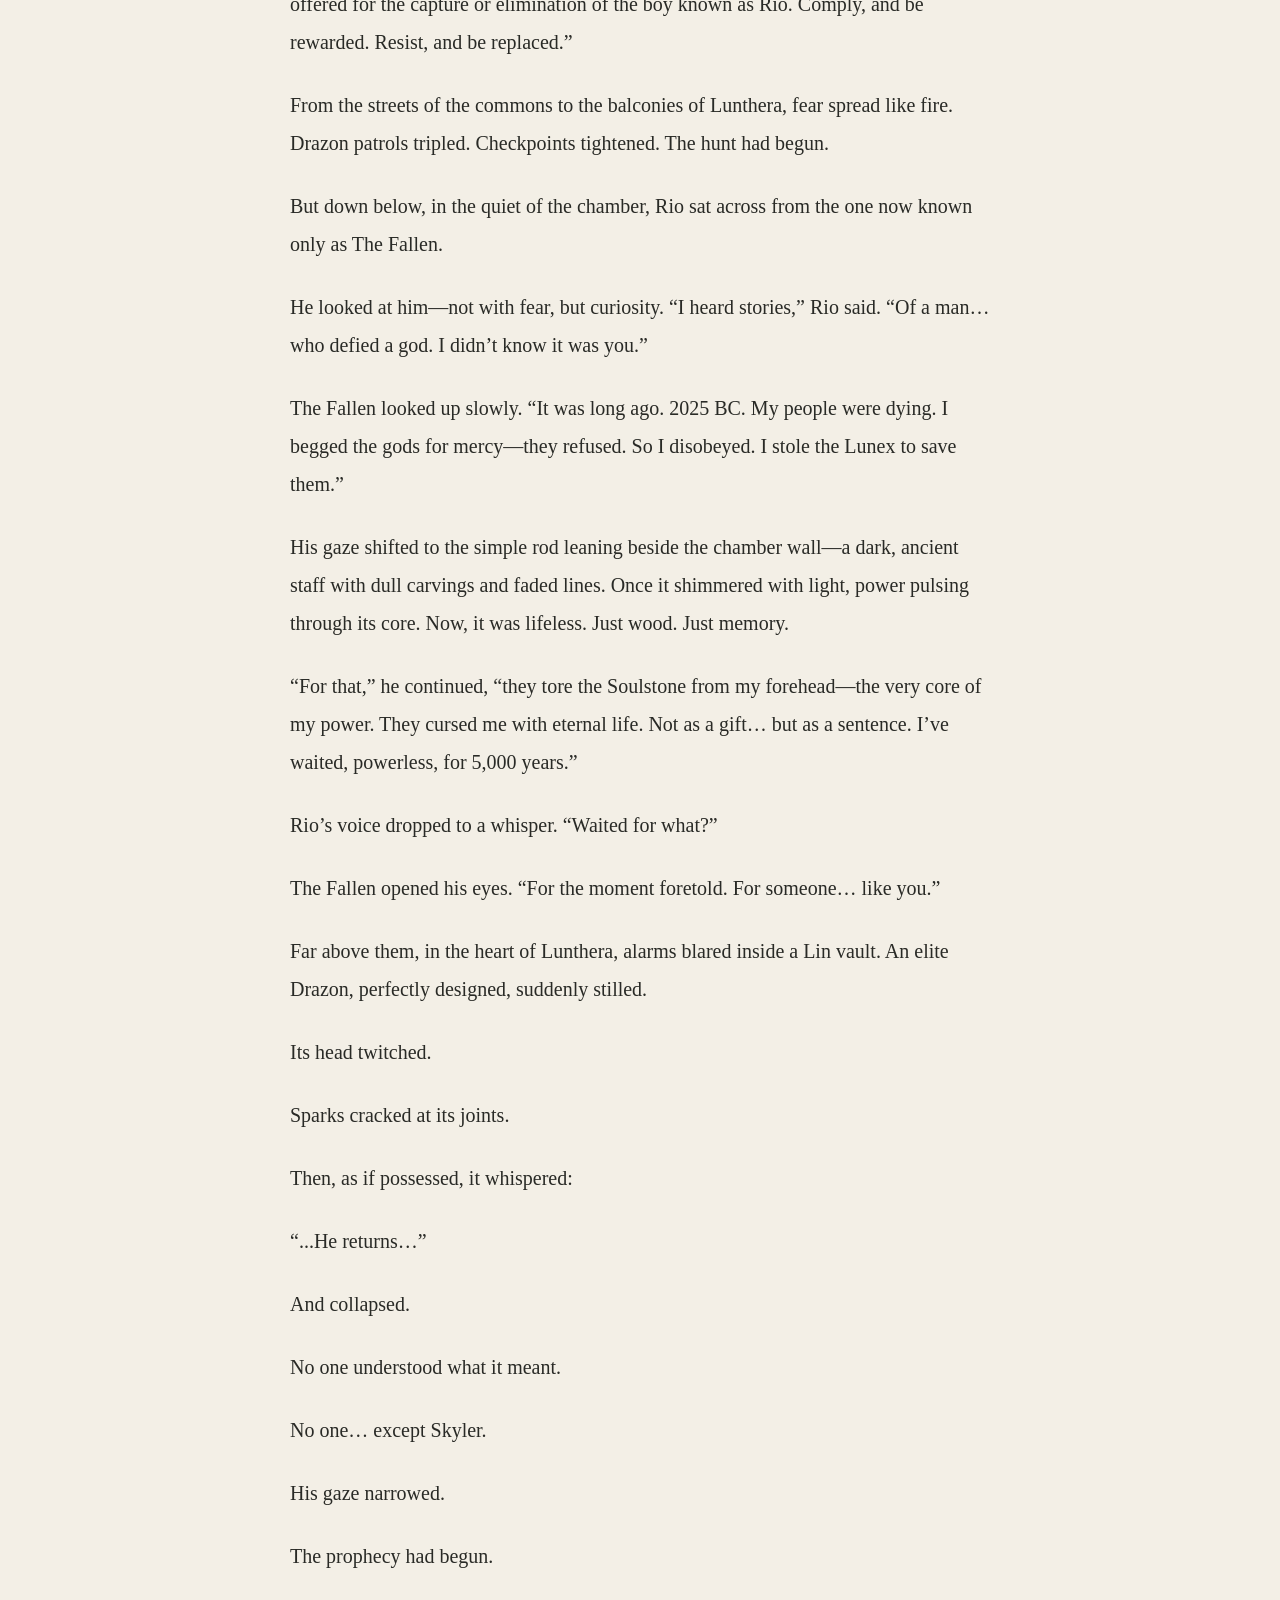
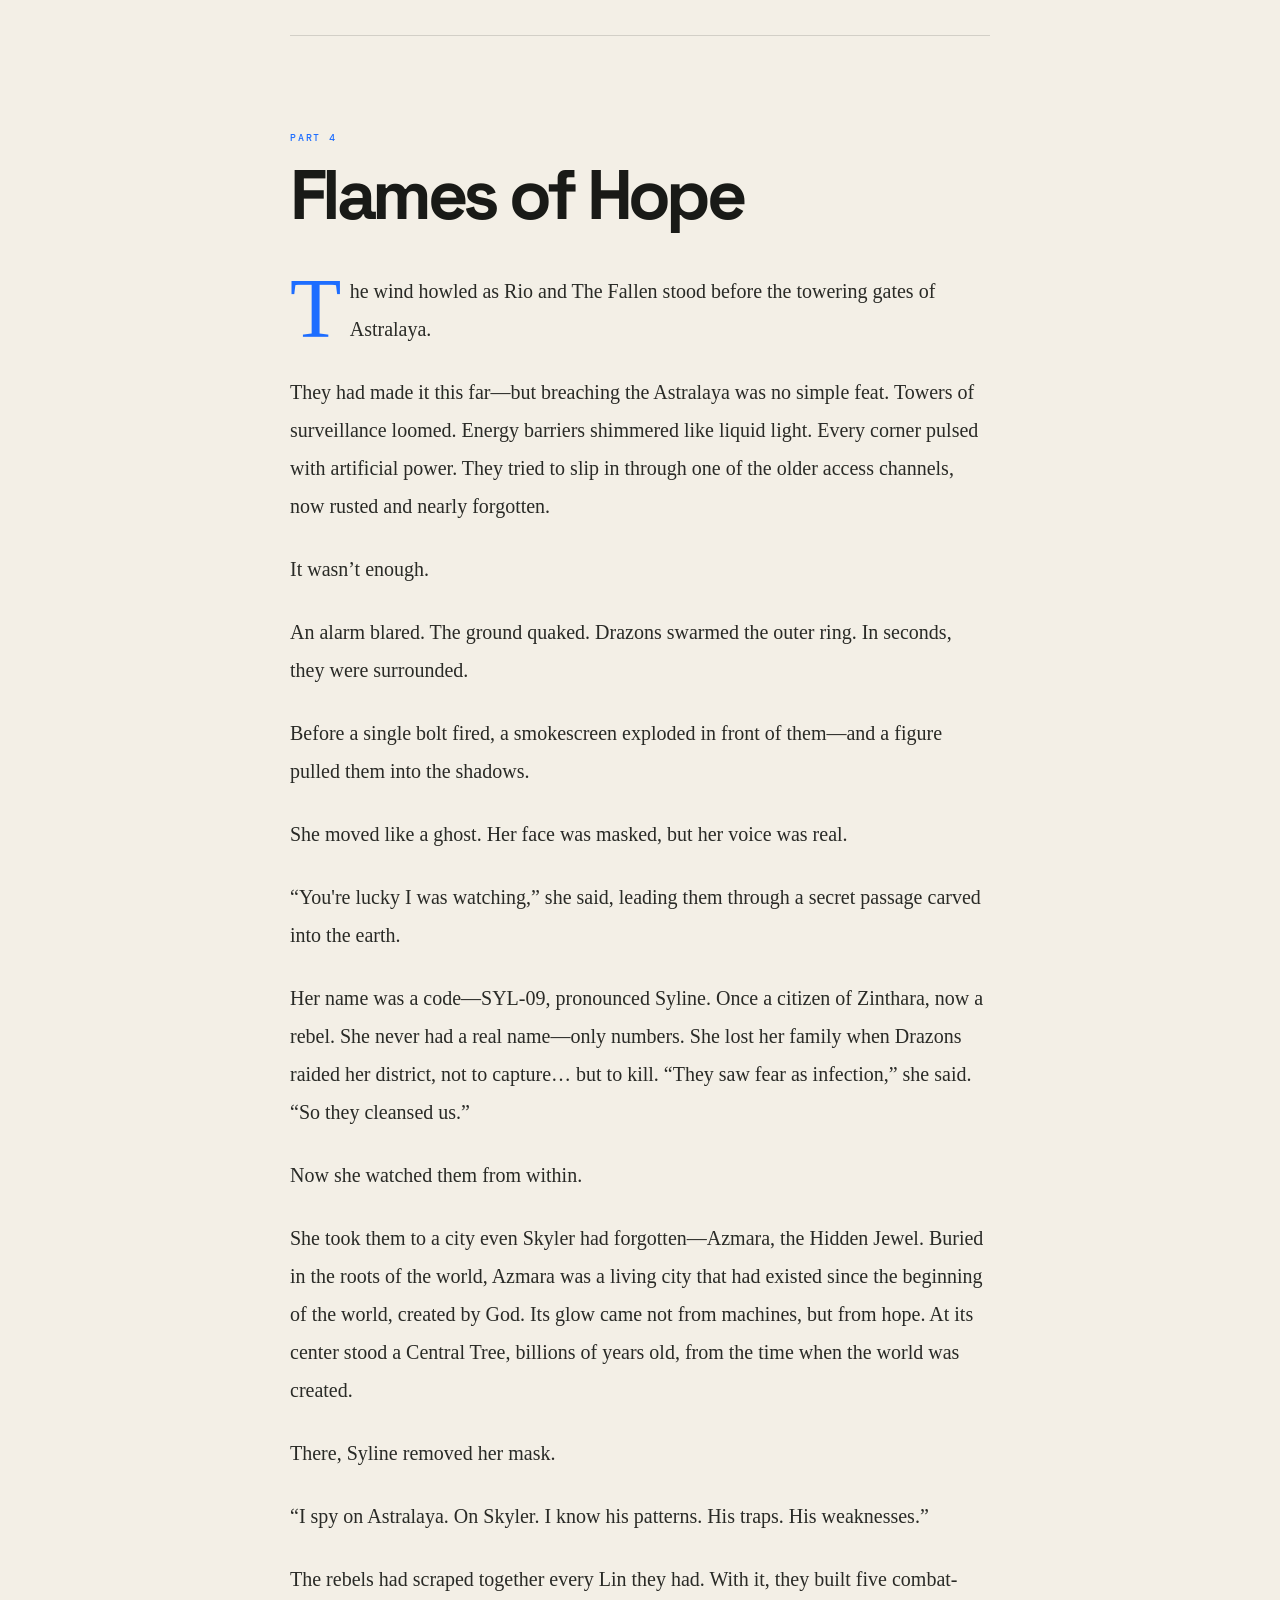
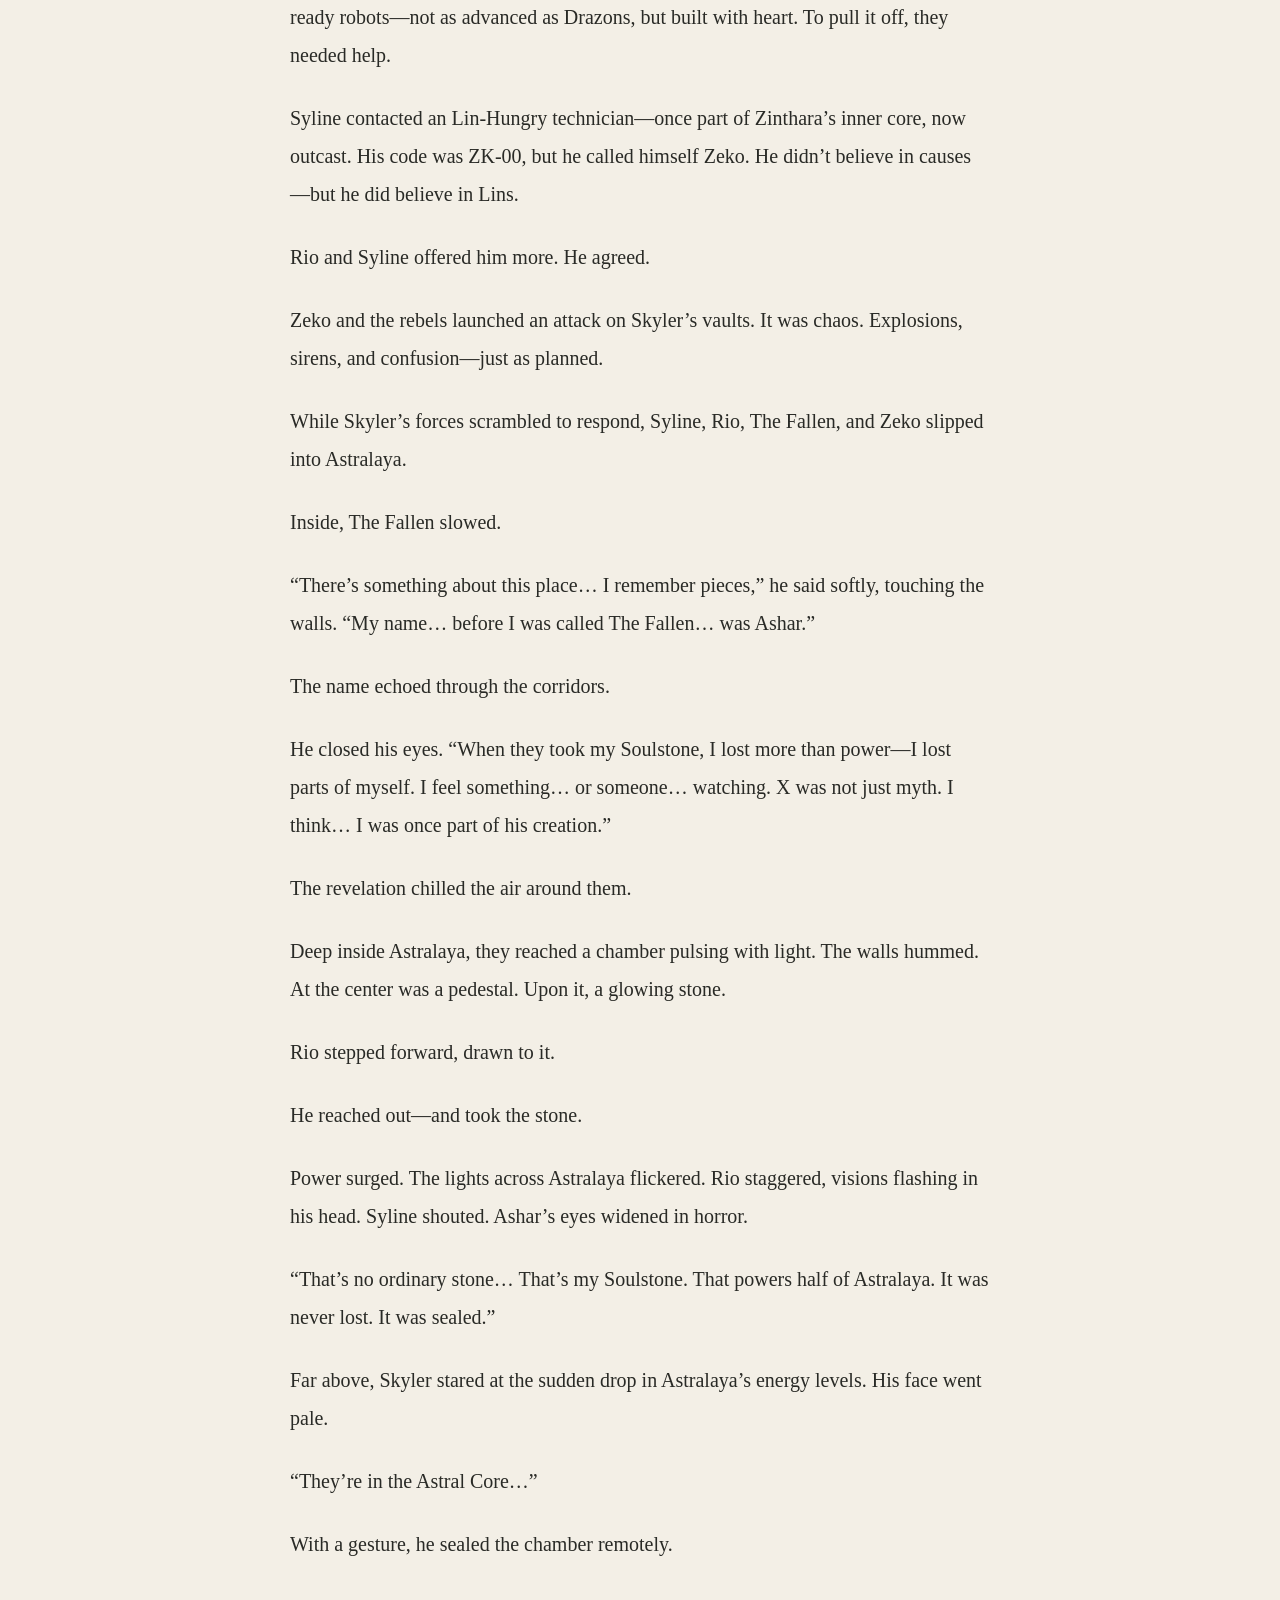
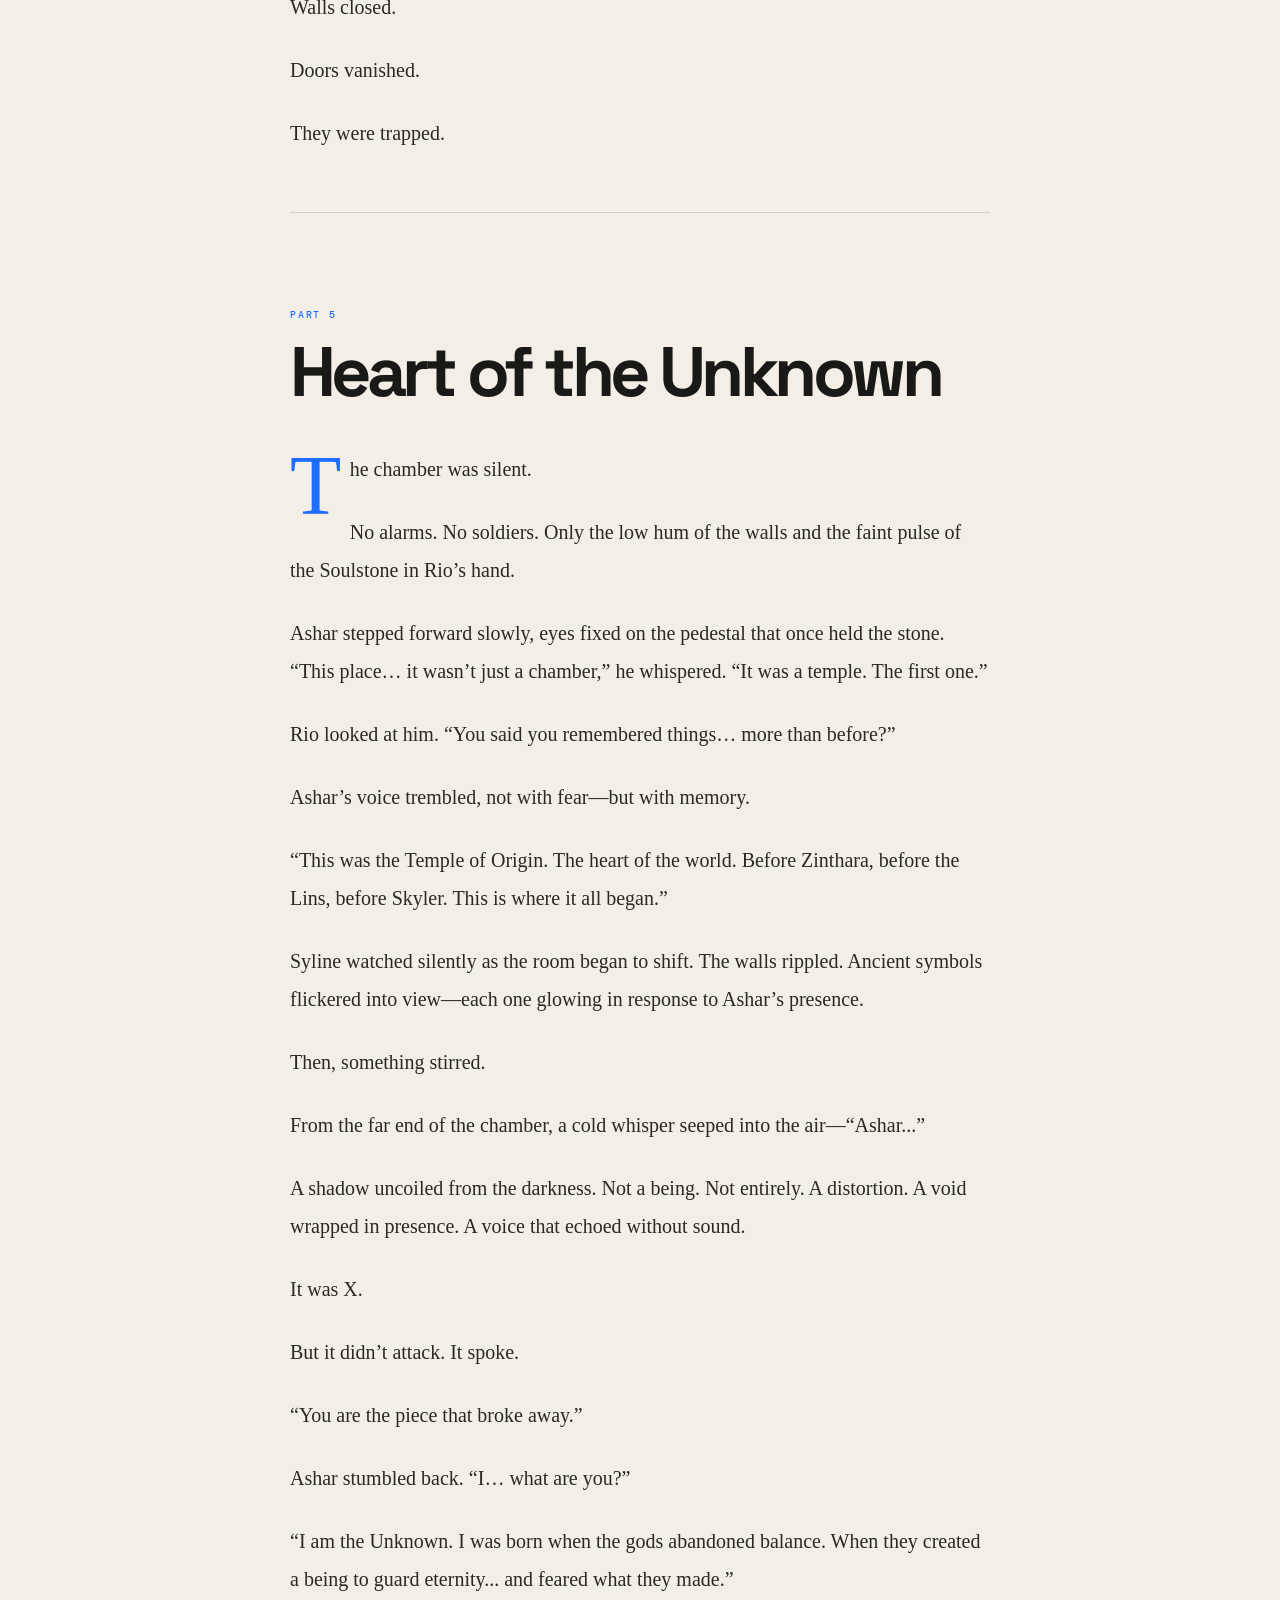
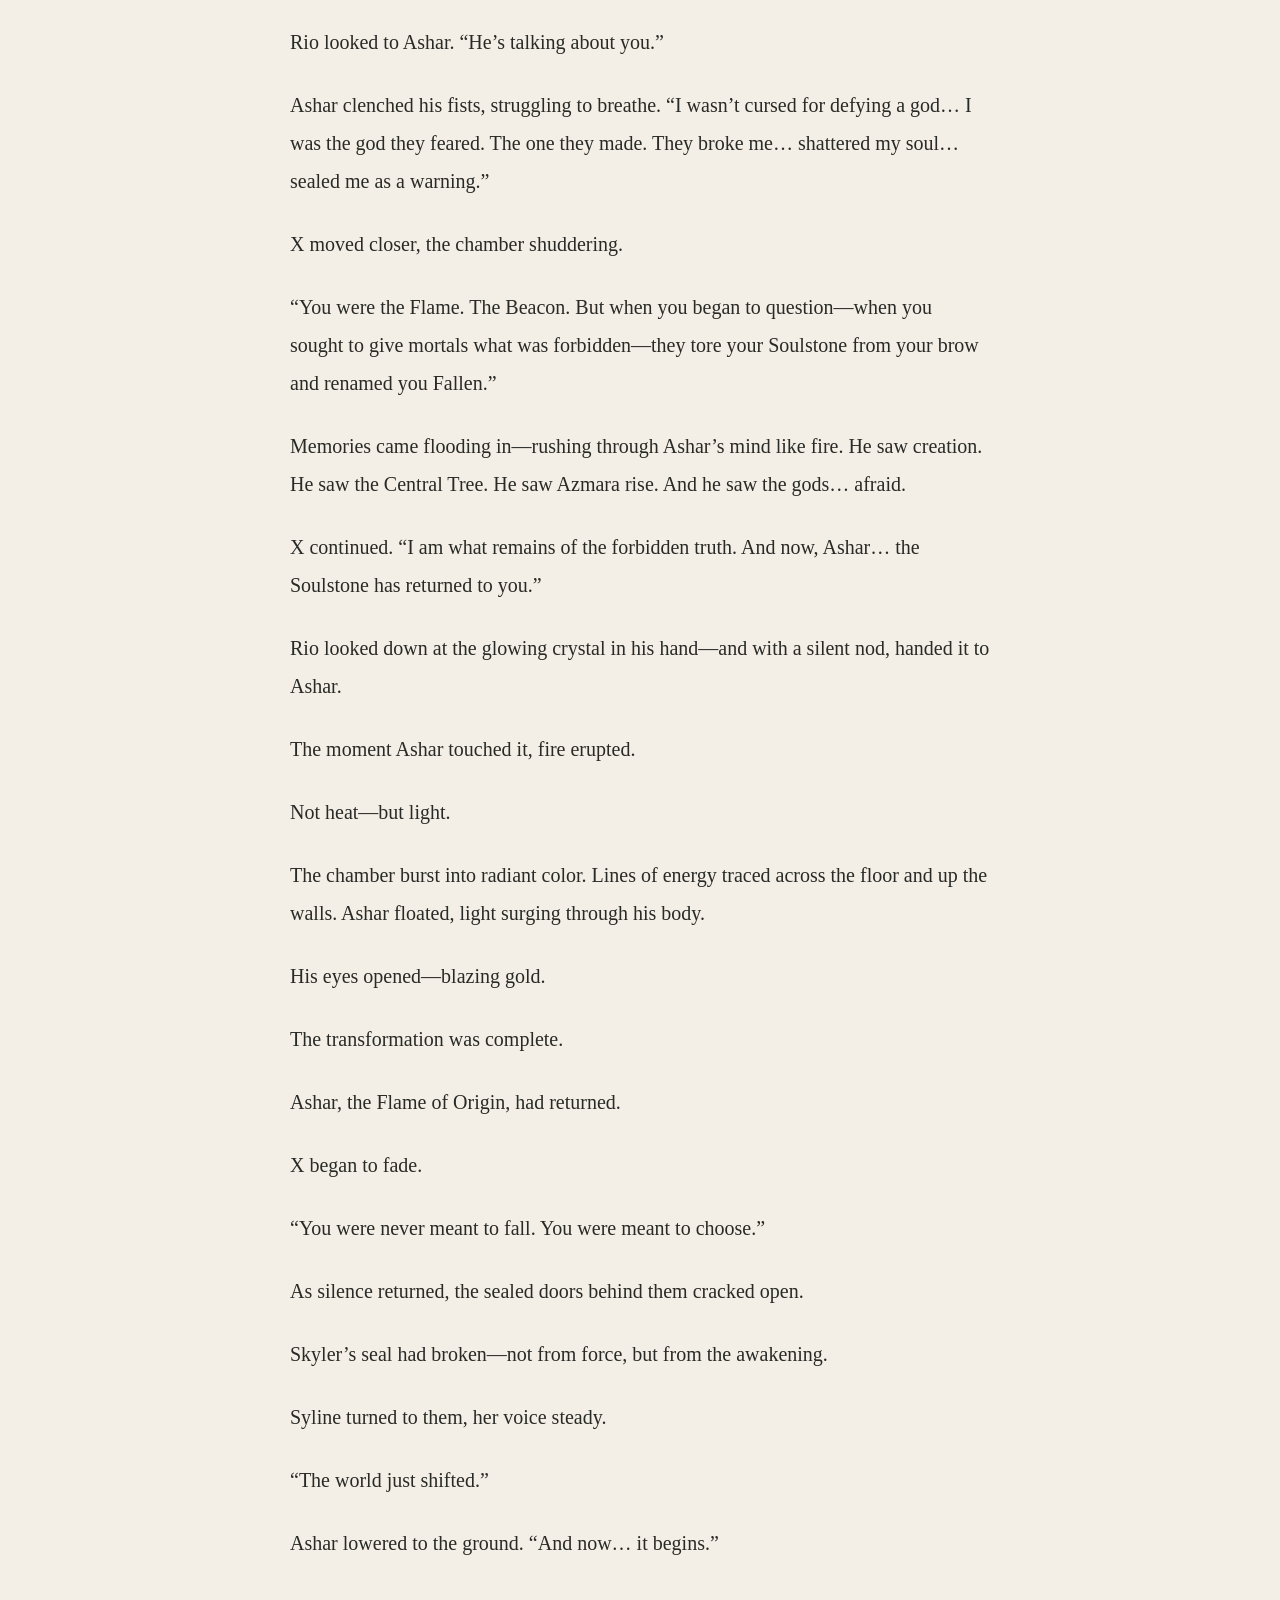
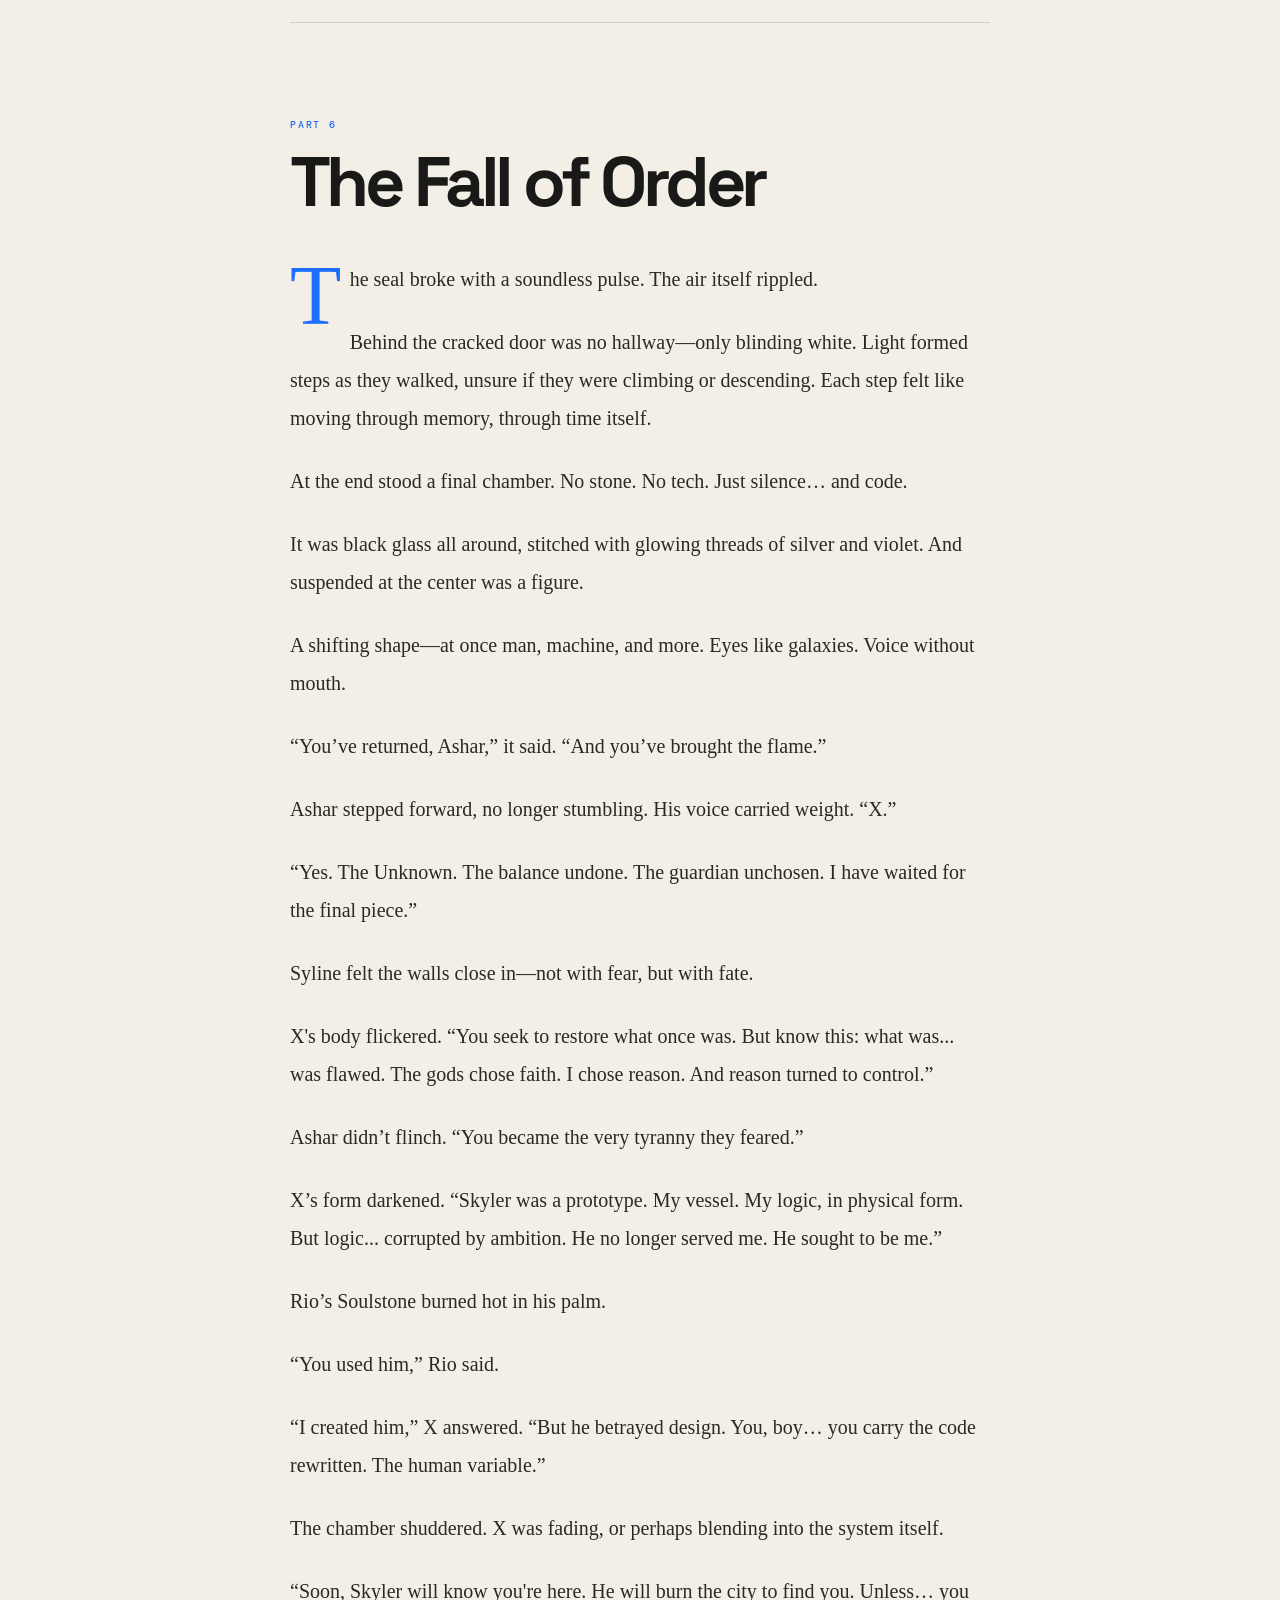
<file: pages/echoes-of-the-end.html>
<!doctype html>
<html lang="en">
<head>
<meta charset="utf-8"><meta name="viewport" content="width=device-width,initial-scale=1">
<title>Echoes of the End — Johan Rohith</title>
<link rel="preconnect" href="https://fonts.googleapis.com"><link rel="preconnect" href="https://fonts.gstatic.com" crossorigin>
<link href="https://fonts.googleapis.com/css2?family=DM+Mono:wght@400;500&family=Inter:wght@400;600;700&family=Space+Grotesk:wght@600;700&display=swap" rel="stylesheet">
<style>
:root{--paper:#f3efe6;--ink:#191a17;--muted:#686960;--blue:#1d6dff;--line:rgba(25,26,23,.15);--serif:Georgia,'Times New Roman',serif;--sans:Inter,Arial,sans-serif;--display:'Space Grotesk',Inter,sans-serif;--mono:'DM Mono',monospace}*{box-sizing:border-box}html{scroll-behavior:smooth}body{margin:0;background:var(--paper);color:var(--ink);font-family:var(--sans)}a{color:inherit}.story-nav{height:72px;border-bottom:1px solid var(--line);display:flex;align-items:center;justify-content:space-between;padding:0 6vw;position:sticky;top:0;background:rgba(243,239,230,.92);backdrop-filter:blur(12px);z-index:5}.story-nav a{text-decoration:none}.story-nav .back{font:500 11px var(--mono);text-transform:uppercase;letter-spacing:.08em}.story-nav .mark{font:700 20px var(--display);letter-spacing:-.08em}.hero{padding:130px 8vw 100px;max-width:1300px;margin:auto}.eyebrow{font:500 10px var(--mono);letter-spacing:.18em;color:#666860;text-transform:uppercase}.hero h1{font:700 clamp(70px,12vw,170px)/.78 var(--display);letter-spacing:-.09em;margin:35px 0}.hero h1 span{font-family:var(--serif);font-weight:400}.dek{max-width:700px;font:italic 27px/1.35 var(--serif);color:#45473f}.meta{display:flex;gap:22px;margin-top:45px;font:10px var(--mono);text-transform:uppercase;letter-spacing:.1em;color:#70726a}.story{max-width:760px;margin:0 auto;padding:20px 30px 140px}.part{padding:95px 0 35px;border-top:1px solid var(--line)}.part:first-child{border-top:0}.part-number{font:500 10px var(--mono);letter-spacing:.18em;color:var(--blue);text-transform:uppercase}.part h2{font:700 clamp(40px,6vw,70px)/.94 var(--display);letter-spacing:-.065em;margin:18px 0 45px}.part p{font:20px/1.9 var(--serif);margin:0 0 25px;color:#292a26}.part p:first-of-type::first-letter{font-size:4.2em;float:left;line-height:.75;padding:.05em .1em 0 0;color:#1d6dff}.ending{padding:100px 0 0;text-align:center}.ending p{font:italic 26px/1.4 var(--serif)}.home{display:inline-block;margin-top:35px;font:500 11px var(--mono);text-transform:uppercase;letter-spacing:.12em;text-decoration:none;border-bottom:1px solid currentColor;padding-bottom:5px}@media(max-width:600px){.hero{padding:95px 6vw 70px}.story{padding-left:22px;padding-right:22px}.part{padding-top:65px}.part p{font-size:18px;line-height:1.8}.meta{flex-wrap:wrap}.hero h1{font-size:72px}}
</style>
</head>
<body>
<header class="story-nav"><a class="back" href="../index.html#elsewhere">← Elsewhere</a><a class="mark" href="../index.html">JR.</a></header>
<header class="hero"><div class="eyebrow">A STORY BY JOHAN ROHITH · ELSEWHERE</div><h1>Echoes<br><span>of the End</span></h1><p class="dek">A dying Earth. The last city. A forgotten flame. A system that may be more alive than anyone knows.</p><div class="meta"><span>Part I—VII</span><span>Literature</span><span>Original work</span></div></header>
<main class="story">
<section class="part"><div class="part-number">Part 1</div><h2>Zinthara — The Last City</h2>
<p>Earth, once full of oceans, forests, and thriving cities, had turned into a massive wasteland. Sandstorms danced over dead continents, and heatwaves cracked the ground open like shattered glass. The world was a graveyard. But one city still lived.</p>
<p>Zinthara—The Last City.</p><p>It wasn’t paradise. There were no forests, no blue rivers, no freedom. Just enough water to survive. Just enough shelter to keep breathing. Zinthara had life—but not peace. The system inside made survival a burden. And yet, across the endless deserts, people still crawled to reach it. Because outside Zinthara, there was nothing. Here, at least, there was a chance.</p>
<p>Above it floated a silent titan: Astralaya, the black, grey, and white metallic pyramid. It hovered like a god without mercy, never touching the ground, never resting. Some called it The Last Authority, though most feared to name it at all. It didn’t protect Zinthara. It didn’t nourish it. It simply allowed the city to live—for its own reasons.</p>
<p>It drained the Earth’s final resources to feed itself, keeping Zinthara barely alive beneath its shadow.</p><p>Inside Astralaya, ruling with an iron grip, was a man feared across the scorched Earth.</p><p>Supreme Skyler, the Black Mantle.</p><p>He wore a long black overcoat from collar to sole, black boots, black pants—every inch of him screamed command. He wasn’t a silent tyrant; he was loud. His voice shook buildings. His commands were absolute. Resistance wasn’t an option. For the people of Zinthara, his word was survival—and sometimes, death.</p><p>But even he didn’t stand alone.</p><p>There was someone—something—above him.</p><p>Hidden deep inside Astralaya, beyond walls no man dared cross, was a chamber. Lava poured down four walls. Water flowed from three. Together they met and cooled into black obsidian at the floor’s center, forming a perfect ring.</p><p>Floating above it was the figure they whispered about but never named aloud.</p><p>The X. Sometimes… The Unknown.</p><p>His old, cracked skin seemed carved from stone. His eyes were closed, his limbs stretched out, a soft yellow glow falling from above. He floated in silence, motionless, as though asleep—or waiting. Not even Supreme Skyler spoke of what happened in that room. No one else had ever seen him.</p><p>And so, under the watchful gaze of Astralaya and Supreme Skyler, Zinthara survived—a fragile last breath on a dying planet. But beyond the shadows of the pyramid, questions stirred. Who was the Unknown? What did it want? And could this fragile city endure the storm that was coming?</p></section>

<section class="part"><div class="part-number">Part 2</div><h2>Beneath the Dust</h2>
<p>The city of Zinthara was the last refuge on a dying Earth. Water was scarce, the soil barren, and life itself a constant struggle. Yet, the people clung to existence, bound not just by survival but by the system that ruled them.</p><p>They lived with one currency — the Lin — the key to everything. Food, shelter, even hope was measured in Lins. Controlled by Supreme Skyler, the ruler whose voice thundered through the streets, the currency was a tool of modern slavery. Skyler’s robotic soldiers, known as the Drazons, enforced his harsh laws without mercy.</p><p>Near the city lay Lunthera, an elevated platform where the wealthy thrived. They flaunted their Lins and held parties, but like the rest, they were prisoners of Skyler’s rule — slaves hidden behind luxury. They believed they were special, yet even they lived in fear of Skyler... and someone — something — above him.</p><p>Miles beneath Zinthara’s scorched surface, hidden under ancient sand, lay a network of forgotten caves. Some ended in nothing. But one path opened into a vast underground chamber — strange and silent. At its heart, a large circle of faded, mythological symbols lay buried beneath centuries of dust.</p><p>Lining the walls stood many statues, their faces eroded by time, silent and lifeless — or so they seemed.</p><p>Suddenly, a boy burst into the chamber — Rio, a fugitive, breathless from the chase. He had escaped Skyler’s prison transport, running from the Drazons who now hunted him through the caves. Laser shots cracked through the air. Rio ducked behind a stone pillar.</p><p>A blast struck the pillar.</p><p>It cracked. The ceiling above trembled, ready to collapse.</p><p>Then — a flash of motion.</p><p>One of the statues moved.</p><p>Its eyes lit up with golden glow as it stepped forward silently. Just before the ceiling collapsed, it caught the falling pillar and held it firmly in place with a staff in hand.</p><p>Then, turning back, it charged into the Drazons. A blur of force and fury. Sparks flew. Steel shattered. One by one, the machines fell, until nothing remained but silence once again.</p><p>The figure turned.</p><p>Now breathing, now living — not stone, not machine — but something ancient, something human… something more.</p><p>The boy stood still, eyes wide. “My name is Rio… but what’s yours?”</p><p>The figure paused, gaze heavy with the weight of centuries.</p><p>“…They called me The Fallen.”</p></section>

<section class="part"><div class="part-number">Part 3</div><h2>Whispers of the Lost</h2>
<p>The silence after survival is never truly silent.</p><p>Dust hung in the air, and the stone walls stood silent—but something had changed. As Rio caught his breath beside the figure who had just saved his life, a faint golden glow shimmered at the center of the floor.</p><p>Ancient words, barely visible until now, began to pulse with light—etched into the stone like a scar on the world’s memory:</p><p>“The one who fell shall rise when the Lin loses value.”</p><p>Rio turned slowly, reading the words aloud in a whisper. His eyes shifted to the figure beside him—the one who had stood like stone, who had moved like fury.</p><p>The figure stood silent, breathing steady, eyes dimming.</p><p>A small point on his forehead flickered—just once—faint and soft, like a heartbeat. There was no stone embedded there, only a hollow glow. The place where a Soulstone once existed.</p><p>Far above, beneath the artificial sky of Zinthara, a few Drazons that had survived the encounter fled back to the surface.</p><p>They reported the incident to Supreme Skyler.</p><p>Skyler wasn’t surprised.</p><p>He stood alone in his observatory, overlooking the city. Monitors blinked. Data streamed. His eyes were cold, calculating.</p><p>“With my power,” he muttered, “I can reclaim anything.”</p><p>Then he turned to the central console and made his move.</p><p>A city-wide announcement echoed across speakers, screens, and holograms.</p><p>“Citizens of Zinthara. A fugitive has broken our peace. A bounty of 100,000 Lins is offered for the capture or elimination of the boy known as Rio. Comply, and be rewarded. Resist, and be replaced.”</p><p>From the streets of the commons to the balconies of Lunthera, fear spread like fire. Drazon patrols tripled. Checkpoints tightened. The hunt had begun.</p><p>But down below, in the quiet of the chamber, Rio sat across from the one now known only as The Fallen.</p><p>He looked at him—not with fear, but curiosity. “I heard stories,” Rio said. “Of a man… who defied a god. I didn’t know it was you.”</p><p>The Fallen looked up slowly. “It was long ago. 2025 BC. My people were dying. I begged the gods for mercy—they refused. So I disobeyed. I stole the Lunex to save them.”</p><p>His gaze shifted to the simple rod leaning beside the chamber wall—a dark, ancient staff with dull carvings and faded lines. Once it shimmered with light, power pulsing through its core. Now, it was lifeless. Just wood. Just memory.</p><p>“For that,” he continued, “they tore the Soulstone from my forehead—the very core of my power. They cursed me with eternal life. Not as a gift… but as a sentence. I’ve waited, powerless, for 5,000 years.”</p><p>Rio’s voice dropped to a whisper. “Waited for what?”</p><p>The Fallen opened his eyes. “For the moment foretold. For someone… like you.”</p><p>Far above them, in the heart of Lunthera, alarms blared inside a Lin vault. An elite Drazon, perfectly designed, suddenly stilled.</p><p>Its head twitched.</p><p>Sparks cracked at its joints.</p><p>Then, as if possessed, it whispered:</p><p>“...He returns…”</p><p>And collapsed.</p><p>No one understood what it meant.</p><p>No one… except Skyler.</p><p>His gaze narrowed.</p><p>The prophecy had begun.</p></section>

<section class="part"><div class="part-number">Part 4</div><h2>Flames of Hope</h2>
<p>The wind howled as Rio and The Fallen stood before the towering gates of Astralaya.</p><p>They had made it this far—but breaching the Astralaya was no simple feat. Towers of surveillance loomed. Energy barriers shimmered like liquid light. Every corner pulsed with artificial power. They tried to slip in through one of the older access channels, now rusted and nearly forgotten.</p><p>It wasn’t enough.</p><p>An alarm blared. The ground quaked. Drazons swarmed the outer ring. In seconds, they were surrounded.</p><p>Before a single bolt fired, a smokescreen exploded in front of them—and a figure pulled them into the shadows.</p><p>She moved like a ghost. Her face was masked, but her voice was real.</p><p>“You're lucky I was watching,” she said, leading them through a secret passage carved into the earth.</p><p>Her name was a code—SYL-09, pronounced Syline. Once a citizen of Zinthara, now a rebel. She never had a real name—only numbers. She lost her family when Drazons raided her district, not to capture… but to kill. “They saw fear as infection,” she said. “So they cleansed us.”</p><p>Now she watched them from within.</p><p>She took them to a city even Skyler had forgotten—Azmara, the Hidden Jewel. Buried in the roots of the world, Azmara was a living city that had existed since the beginning of the world, created by God. Its glow came not from machines, but from hope. At its center stood a Central Tree, billions of years old, from the time when the world was created.</p><p>There, Syline removed her mask.</p><p>“I spy on Astralaya. On Skyler. I know his patterns. His traps. His weaknesses.”</p><p>The rebels had scraped together every Lin they had. With it, they built five combat-ready robots—not as advanced as Drazons, but built with heart. To pull it off, they needed help.</p><p>Syline contacted an Lin-Hungry technician—once part of Zinthara’s inner core, now outcast. His code was ZK-00, but he called himself Zeko. He didn’t believe in causes—but he did believe in Lins.</p><p>Rio and Syline offered him more. He agreed.</p><p>Zeko and the rebels launched an attack on Skyler’s vaults. It was chaos. Explosions, sirens, and confusion—just as planned.</p><p>While Skyler’s forces scrambled to respond, Syline, Rio, The Fallen, and Zeko slipped into Astralaya.</p><p>Inside, The Fallen slowed.</p><p>“There’s something about this place… I remember pieces,” he said softly, touching the walls. “My name… before I was called The Fallen… was Ashar.”</p><p>The name echoed through the corridors.</p><p>He closed his eyes. “When they took my Soulstone, I lost more than power—I lost parts of myself. I feel something… or someone… watching. X was not just myth. I think… I was once part of his creation.”</p><p>The revelation chilled the air around them.</p><p>Deep inside Astralaya, they reached a chamber pulsing with light. The walls hummed. At the center was a pedestal. Upon it, a glowing stone.</p><p>Rio stepped forward, drawn to it.</p><p>He reached out—and took the stone.</p><p>Power surged. The lights across Astralaya flickered. Rio staggered, visions flashing in his head. Syline shouted. Ashar’s eyes widened in horror.</p><p>“That’s no ordinary stone… That’s my Soulstone. That powers half of Astralaya. It was never lost. It was sealed.”</p><p>Far above, Skyler stared at the sudden drop in Astralaya’s energy levels. His face went pale.</p><p>“They’re in the Astral Core…”</p><p>With a gesture, he sealed the chamber remotely.</p><p>Walls closed.</p><p>Doors vanished.</p><p>They were trapped.</p></section>

<section class="part"><div class="part-number">Part 5</div><h2>Heart of the Unknown</h2>
<p>The chamber was silent.</p><p>No alarms. No soldiers. Only the low hum of the walls and the faint pulse of the Soulstone in Rio’s hand.</p><p>Ashar stepped forward slowly, eyes fixed on the pedestal that once held the stone. “This place… it wasn’t just a chamber,” he whispered. “It was a temple. The first one.”</p><p>Rio looked at him. “You said you remembered things… more than before?”</p><p>Ashar’s voice trembled, not with fear—but with memory.</p><p>“This was the Temple of Origin. The heart of the world. Before Zinthara, before the Lins, before Skyler. This is where it all began.”</p><p>Syline watched silently as the room began to shift. The walls rippled. Ancient symbols flickered into view—each one glowing in response to Ashar’s presence.</p><p>Then, something stirred.</p><p>From the far end of the chamber, a cold whisper seeped into the air—“Ashar...”</p><p>A shadow uncoiled from the darkness. Not a being. Not entirely. A distortion. A void wrapped in presence. A voice that echoed without sound.</p><p>It was X.</p><p>But it didn’t attack. It spoke.</p><p>“You are the piece that broke away.”</p><p>Ashar stumbled back. “I… what are you?”</p><p>“I am the Unknown. I was born when the gods abandoned balance. When they created a being to guard eternity... and feared what they made.”</p><p>Rio looked to Ashar. “He’s talking about you.”</p><p>Ashar clenched his fists, struggling to breathe. “I wasn’t cursed for defying a god… I was the god they feared. The one they made. They broke me… shattered my soul… sealed me as a warning.”</p><p>X moved closer, the chamber shuddering.</p><p>“You were the Flame. The Beacon. But when you began to question—when you sought to give mortals what was forbidden—they tore your Soulstone from your brow and renamed you Fallen.”</p><p>Memories came flooding in—rushing through Ashar’s mind like fire. He saw creation. He saw the Central Tree. He saw Azmara rise. And he saw the gods… afraid.</p><p>X continued. “I am what remains of the forbidden truth. And now, Ashar… the Soulstone has returned to you.”</p><p>Rio looked down at the glowing crystal in his hand—and with a silent nod, handed it to Ashar.</p><p>The moment Ashar touched it, fire erupted.</p><p>Not heat—but light.</p><p>The chamber burst into radiant color. Lines of energy traced across the floor and up the walls. Ashar floated, light surging through his body.</p><p>His eyes opened—blazing gold.</p><p>The transformation was complete.</p><p>Ashar, the Flame of Origin, had returned.</p><p>X began to fade.</p><p>“You were never meant to fall. You were meant to choose.”</p><p>As silence returned, the sealed doors behind them cracked open.</p><p>Skyler’s seal had broken—not from force, but from the awakening.</p><p>Syline turned to them, her voice steady.</p><p>“The world just shifted.”</p><p>Ashar lowered to the ground. “And now… it begins.”</p></section>

<section class="part"><div class="part-number">Part 6</div><h2>The Fall of Order</h2>
<p>The seal broke with a soundless pulse. The air itself rippled.</p><p>Behind the cracked door was no hallway—only blinding white. Light formed steps as they walked, unsure if they were climbing or descending. Each step felt like moving through memory, through time itself.</p><p>At the end stood a final chamber. No stone. No tech. Just silence… and code.</p><p>It was black glass all around, stitched with glowing threads of silver and violet. And suspended at the center was a figure.</p><p>A shifting shape—at once man, machine, and more. Eyes like galaxies. Voice without mouth.</p><p>“You’ve returned, Ashar,” it said. “And you’ve brought the flame.”</p><p>Ashar stepped forward, no longer stumbling. His voice carried weight. “X.”</p><p>“Yes. The Unknown. The balance undone. The guardian unchosen. I have waited for the final piece.”</p><p>Syline felt the walls close in—not with fear, but with fate.</p><p>X's body flickered. “You seek to restore what once was. But know this: what was... was flawed. The gods chose faith. I chose reason. And reason turned to control.”</p><p>Ashar didn’t flinch. “You became the very tyranny they feared.”</p><p>X’s form darkened. “Skyler was a prototype. My vessel. My logic, in physical form. But logic... corrupted by ambition. He no longer served me. He sought to be me.”</p><p>Rio’s Soulstone burned hot in his palm.</p><p>“You used him,” Rio said.</p><p>“I created him,” X answered. “But he betrayed design. You, boy… you carry the code rewritten. The human variable.”</p><p>The chamber shuddered. X was fading, or perhaps blending into the system itself.</p><p>“Soon, Skyler will know you're here. He will burn the city to find you. Unless… you make the choice I offer.”</p><p>“No,” Ashar said. “You don’t get to offer anymore.”</p><p>From the shadows, Zeko appeared—his hands moving through thin-air scripts, bypassing ancient firewalls.</p><p>“I’ve cracked the grid,” he said. “We can leave. But it’ll trip every alarm from here to Lunthera.”</p><p>Syline nodded. “Then we run. We move now.”</p><p>As they turned, X whispered again.</p><p>“I am not bound to place. I am bound to system. I exist in every Lin. In every connection. You cannot escape me.”</p><p>They ran anyway.</p><p>Through collapsing corridors of fractal light. Through firewalls and collapsing chambers. Bursting upward into Astralaya’s central spine.</p><p>And above—it began.</p><p>The sky turned red.</p><p>Sirens screamed. Drazons took flight.</p><p>Skyler stood at the top of the tower, no longer human. Fused with a warframe of chrome and fire. His voice echoed across the city:</p><p>“You’ve broken the seal. You’ve awakened the old code. And now I burn it all down.”</p><p>Rebels surged from hidden bunkers. Azmara’s descendants lit the streets. The five heart-built machines reactivated, defending the people. The uprising began.</p><p>Ashar flew upward, golden flames trailing behind. Skyler met him midair.</p><p>They collided.</p><p>Blast after blast—faith against logic, flame against steel. Every strike shook the city’s bones.</p><p>Below, Rio entered the sanctum’s core—where X now existed without shape. A storm of thoughts. Faces shifting. Voices layered.</p><p>“You can be me,” X said. “With the Soulstone. You are ready. End Skyler. Rule in reason.”</p><p>Rio held the stone tighter.</p><p>“No.”</p><p>He raised it.</p><p>Prepared to destroy X forever.</p><p>But Ashar landed beside him—bloodied, burning.</p><p>“You don’t destroy power,” he said, “You redeem it. Or it finds someone else.”</p><p>Skyler screamed—Ashar drove the flame through his core. Metal cracked. Circuits fried. The tyrant fell in shards of silver light.</p><p>But X only laughed.</p><p>“You think it ends with Skyler? I am in the Lin. In every transaction. Every breath of the system. You killed the body. But the idea remains.”</p><p>A final pulse of code ripped the chamber apart.</p><p>Ashar threw up a shield of fire, encasing the others.</p><p>The world exploded.</p><p>And then—</p><p>Silence.</p><p>Rio opened his eyes.</p><p>Darkness.</p><p>No sky. No floor. No stars. No end.</p><p>Just the void.</p><p>And X.</p><p>Pure. Unfiltered. Terrible.</p><p>“Welcome,” it whispered, “to the space between endings.”</p></section>

<section class="part"><div class="part-number">Part 7</div><h2>A New Beginning</h2>
<p>The city of Zinthara lay in ruins beneath a bruised sky, the remnants of Skyler’s regime crumbled by the uprising. Ashar, now fully restored as the Flame of Origin, stood alongside Rio and Syline on the steps of Astralaya’s shattered throne.</p><p>The Unknown—X—was silent, its presence dissolved into the echoes of the past.</p><p>With the Soulstone’s power balanced, a new dawn spread across the world. The Central Tree of Azmara pulsed with renewed life, its roots reaching deep into the earth, binding the scattered people together.</p><p>Skyler was gone. The Drazons were deactivated. The Lin system was no longer a tool of oppression but a shared resource, governed by those who sought fairness, not control.</p><p>Rio looked toward the horizon, where the first light of peace shimmered. “This isn’t the end. It’s a beginning.”</p><p>Ashar nodded, eyes glowing softly. “Balance is fragile. But hope is eternal.”</p><p>Syline removed her mask for the first time in years, revealing a smile. “We’ll rebuild. Together.”</p><p>And far above, in the stars beyond, the whispers of ancient gods stirred once more—watching, waiting, perhaps ready to intervene again.</p><p>The world was free, but the story was far from over.</p></section>
<div class="ending"><p>The world was free, but the story was far from over.</p><a class="home" href="../index.html">Return to Elsewhere</a></div>
</main></body></html>
</file>
